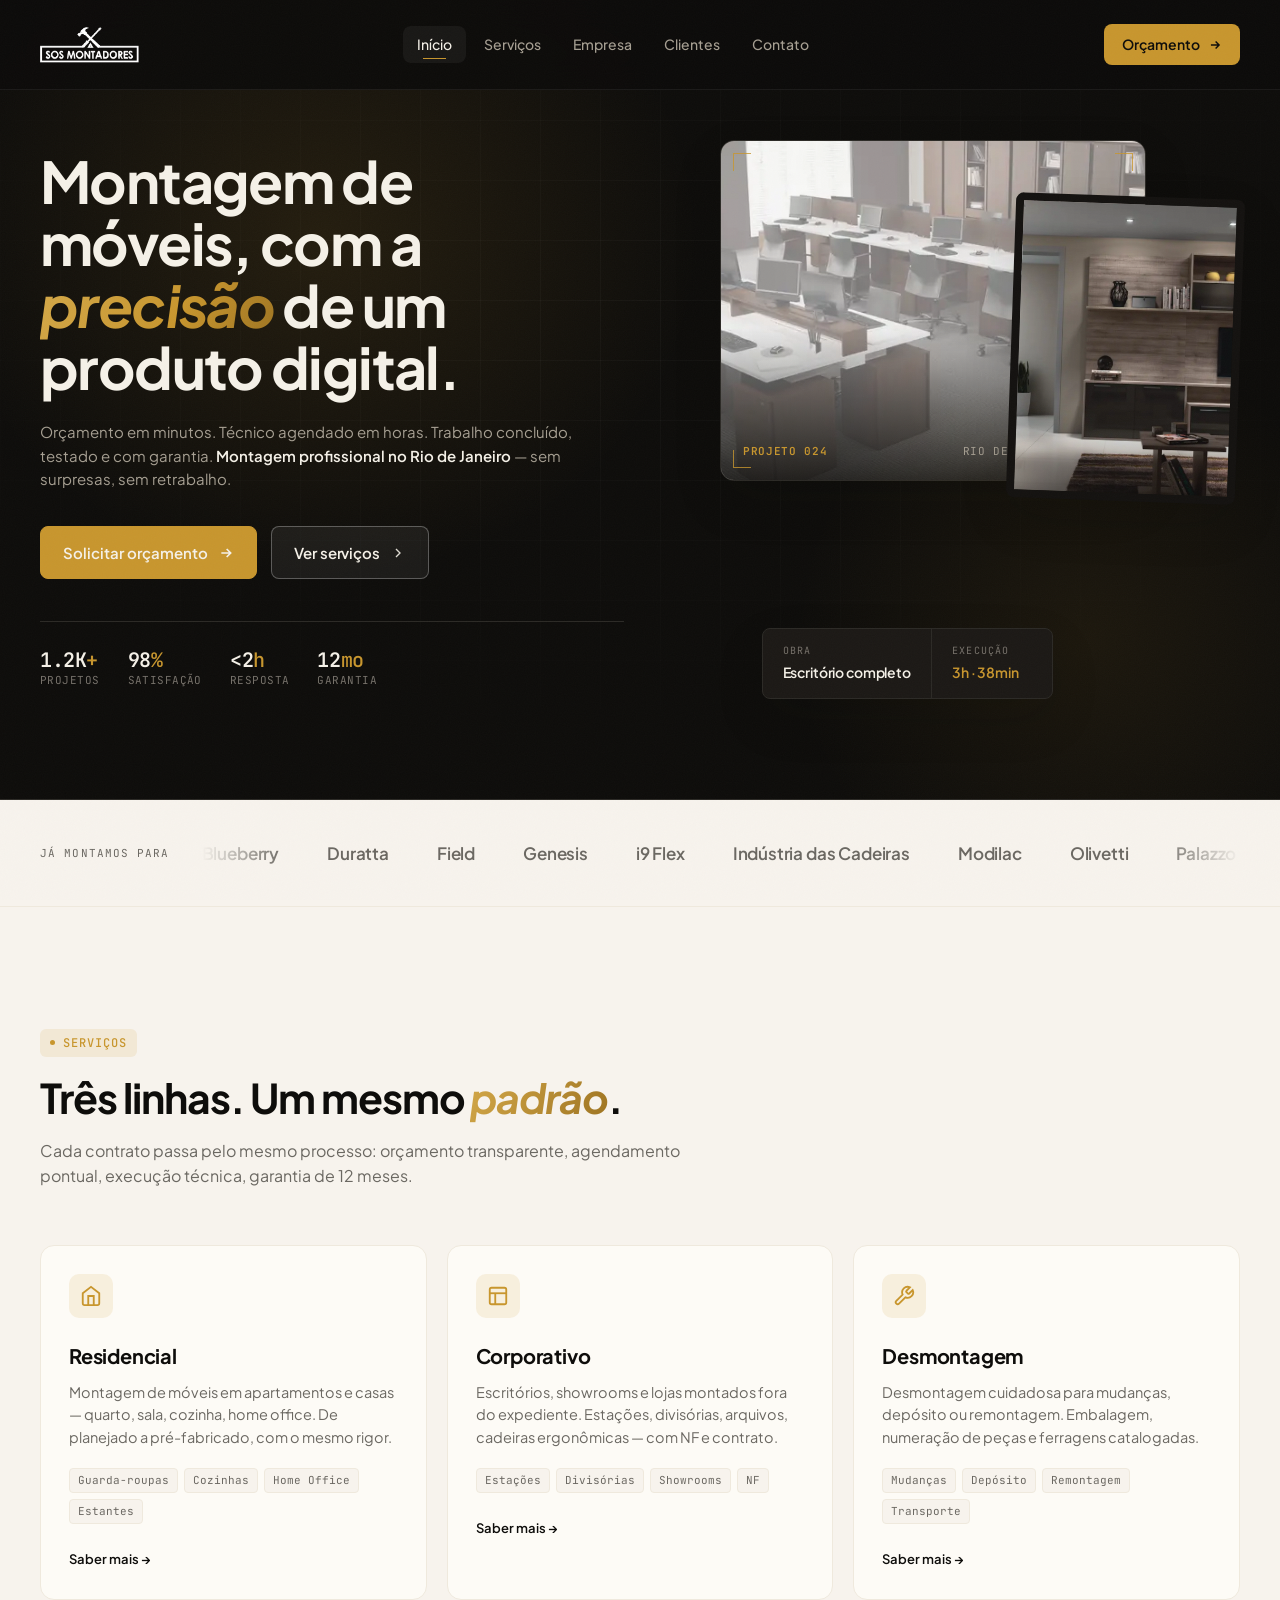
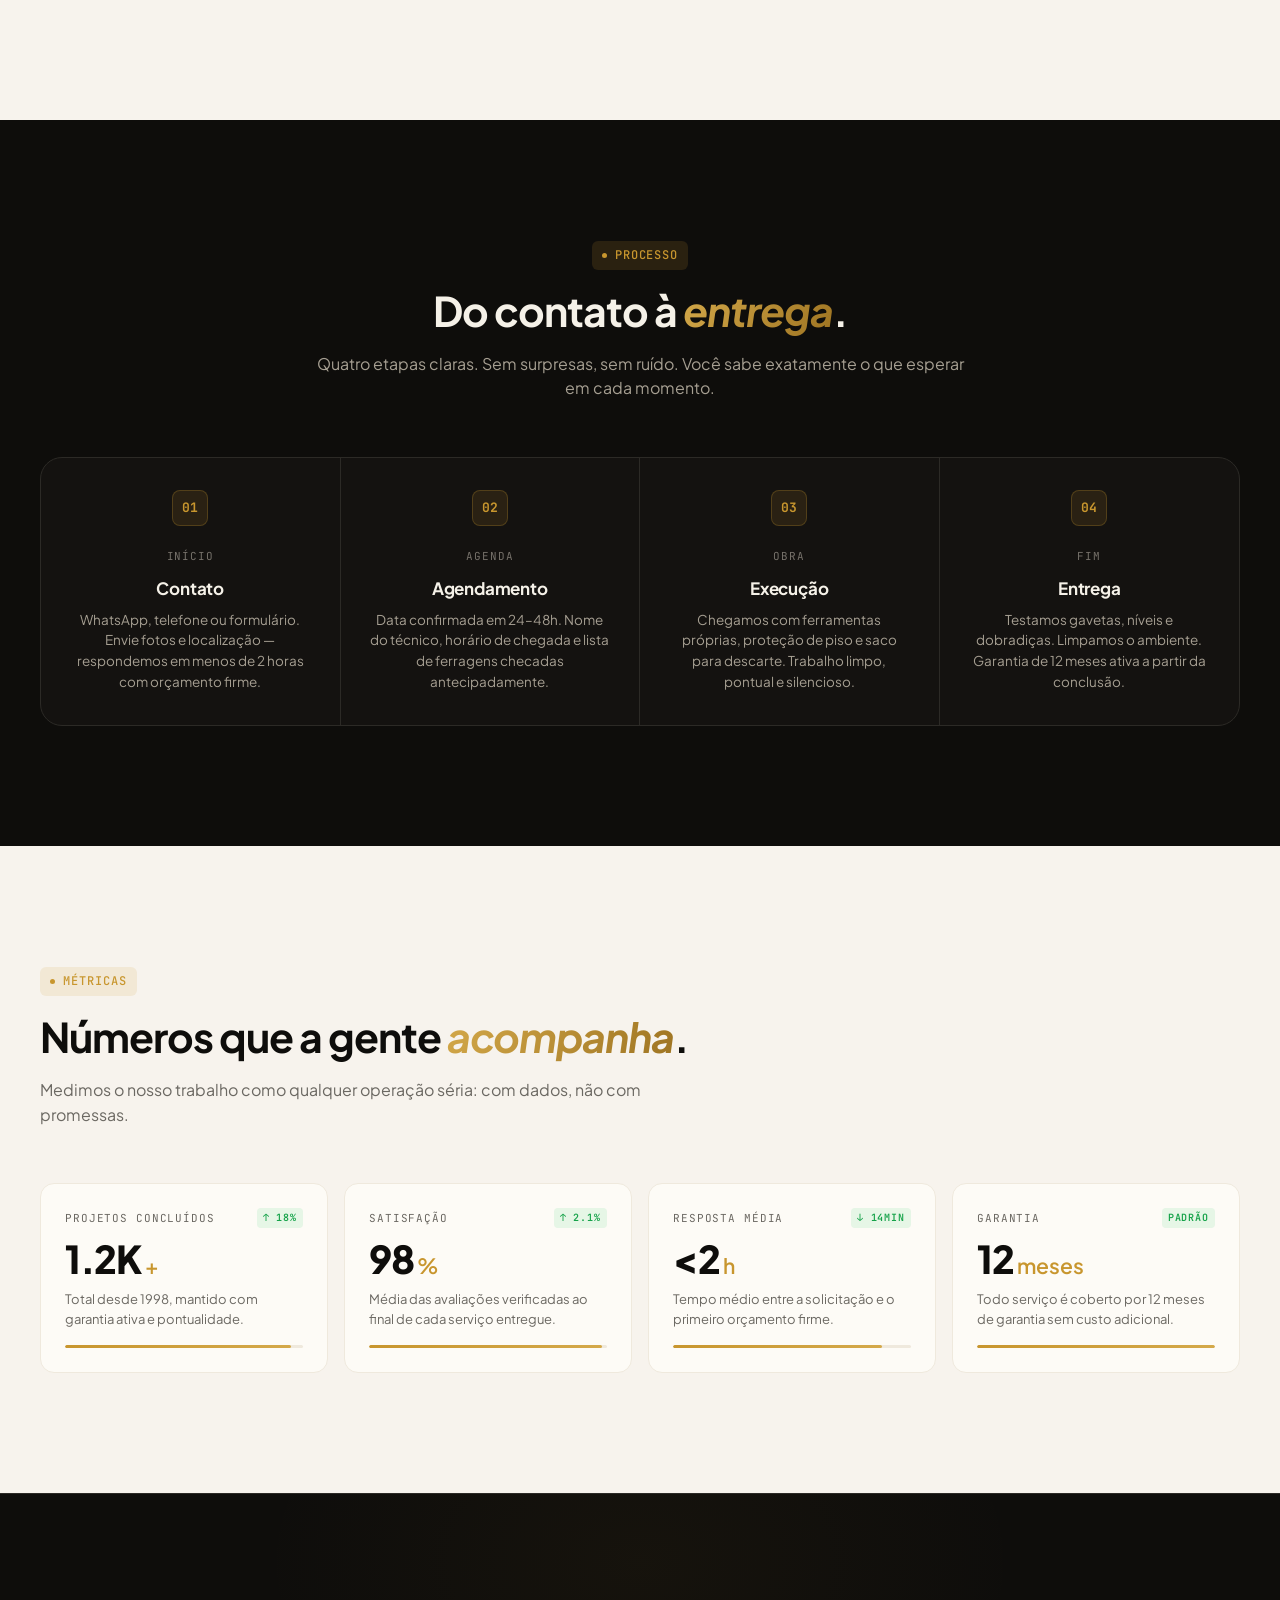
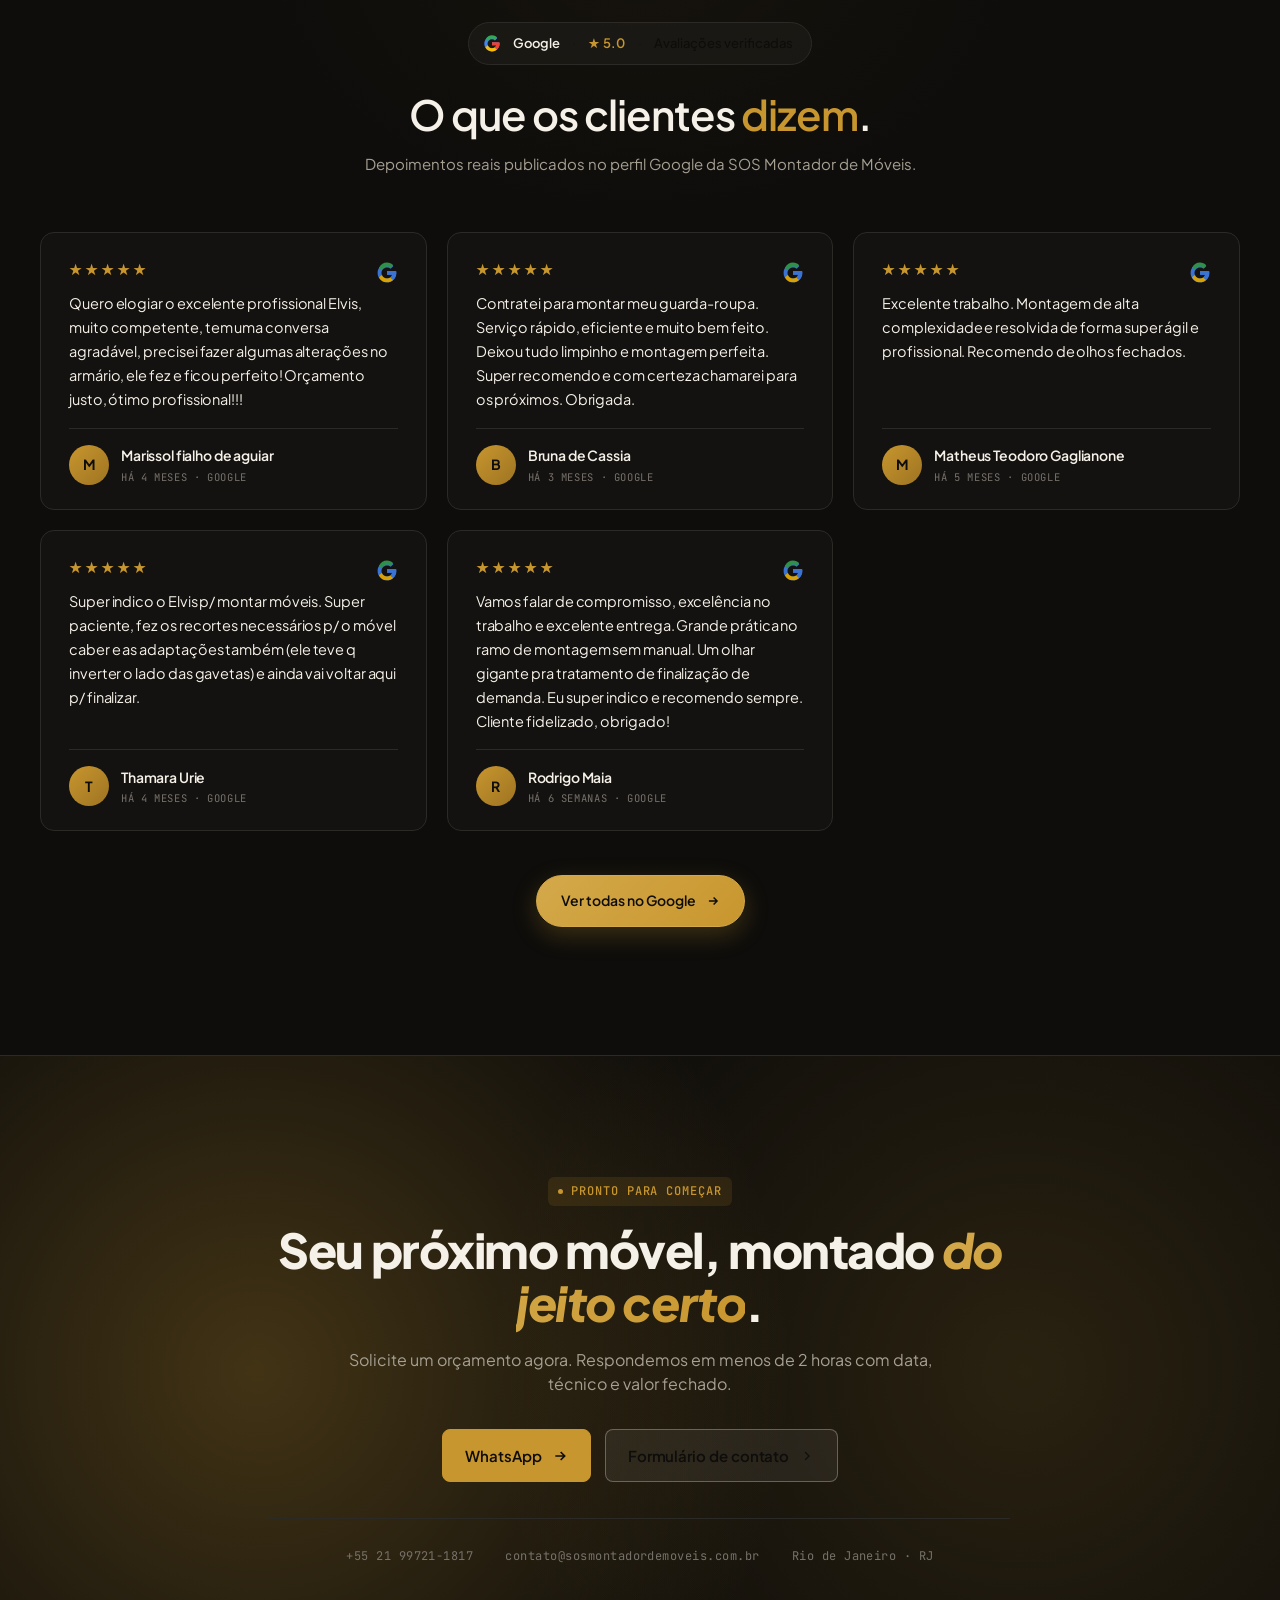
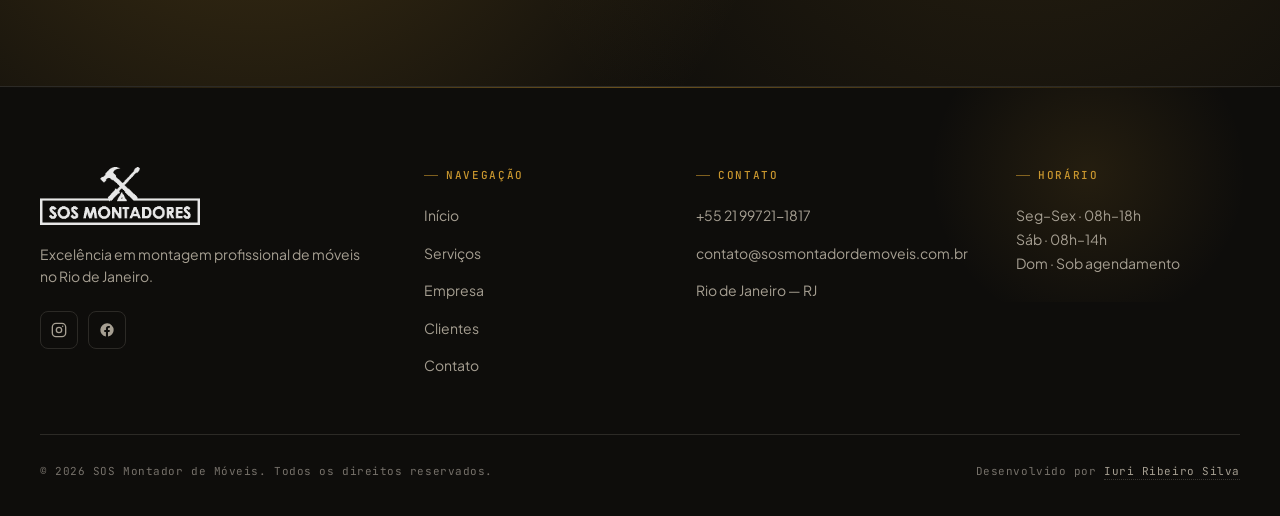
<file: index.html>
<!DOCTYPE html>
<html lang="pt-BR">
<head>
  <meta charset="UTF-8">
  <meta name="viewport" content="width=device-width, initial-scale=1.0">
  <meta name="description" content="SOS Montador de Móveis — Montagem profissional de móveis residenciais e corporativos no Rio de Janeiro. Solicite seu orçamento!">
  <meta name="keywords" content="montador de móveis, montagem de móveis, montador RJ, móveis corporativos, móveis residenciais, SOS Montadores">
  <meta name="author" content="SOS Montador de Móveis">
  <meta property="og:title" content="SOS Montador de Móveis — Montagem Profissional no RJ">
  <meta property="og:description" content="Montagem profissional de móveis residenciais e corporativos no Rio de Janeiro.">
  <meta property="og:image" content="img/logo.png">
  <meta property="og:url" content="https://sosmontadordemoveis.com.br">
  <link rel="icon" type="image/png" href="img/favicon.png">
  <link rel="canonical" href="https://sosmontadordemoveis.com.br/">
  <meta property="og:type" content="website">
  <meta property="og:locale" content="pt_BR">
  <meta name="twitter:card" content="summary_large_image">
  <meta name="twitter:title" content="SOS Montador de Móveis — Montagem Profissional no RJ">
  <meta name="twitter:description" content="Montagem profissional de móveis residenciais e corporativos no Rio de Janeiro.">
  <meta name="twitter:image" content="https://sosmontadordemoveis.com.br/img/logo.png">
  <meta name="geo.region" content="BR-RJ">
  <meta name="geo.placename" content="Rio de Janeiro">
  <title>SOS Montador de Móveis — Montagem profissional no RJ</title>

  <link rel="dns-prefetch" href="//wa.me">
  <link rel="dns-prefetch" href="//maps.googleapis.com">
  <link rel="dns-prefetch" href="//fonts.googleapis.com">
  <link rel="preconnect" href="https://fonts.googleapis.com">
  <link rel="preconnect" href="https://fonts.gstatic.com" crossorigin>
  <link rel="stylesheet" href="https://fonts.googleapis.com/css2?family=Plus+Jakarta+Sans:ital,wght@0,300..800;1,300..800&family=JetBrains+Mono:wght@400;500;600&display=swap">

  <link rel="stylesheet" href="css/style.css?v=20260418a">
  <link rel="stylesheet" href="css/home.css?v=20260418a">

  <script type="application/ld+json">
  {
    "@context": "https://schema.org",
    "@type": "LocalBusiness",
    "name": "SOS Montador de Móveis",
    "description": "Empresa especializada em montagem e desmontagem de móveis residenciais e corporativos no Rio de Janeiro.",
    "url": "https://sosmontadordemoveis.com.br",
    "logo": "https://sosmontadordemoveis.com.br/img/logo.png",
    "image": "https://sosmontadordemoveis.com.br/img/logo.png",
    "telephone": "+55-21-99721-1817",
    "email": "contato@sosmontadordemoveis.com.br",
    "priceRange": "$$",
    "address": { "@type": "PostalAddress", "addressLocality": "Rio de Janeiro", "addressRegion": "RJ", "addressCountry": "BR" },
    "geo": { "@type": "GeoCoordinates", "latitude": -22.9068, "longitude": -43.1729 },
    "areaServed": { "@type": "State", "name": "Rio de Janeiro" },
    "openingHoursSpecification": [
      { "@type": "OpeningHoursSpecification", "dayOfWeek": ["Monday","Tuesday","Wednesday","Thursday","Friday"], "opens": "08:00", "closes": "18:00" },
      { "@type": "OpeningHoursSpecification", "dayOfWeek": ["Saturday"], "opens": "08:00", "closes": "14:00" }
    ],
    "sameAs": ["https://wa.me/5521997211817", "https://www.instagram.com/sosmontadores", "https://web.facebook.com/Sosmontadores/"]
  }
  </script>
</head>
<body class="home">

  <!-- HEADER -->
  <header class="header">
    <div class="container">
      <a href="/" class="header__logo">
        <img src="img/logo-header.png" alt="SOS Montadores" width="200" height="60" decoding="async">
      </a>
      <nav class="header__nav">
        <a href="/" class="active">Início</a>
        <a href="servicos">Serviços</a>
        <a href="empresa">Empresa</a>
        <a href="clientes">Clientes</a>
        <a href="contato">Contato</a>
      </nav>
      <a href="https://wa.me/5521997211817" class="header__cta" target="_blank" rel="noopener noreferrer">
        <span>Orçamento</span>
        <svg viewBox="0 0 24 24" fill="none" stroke="currentColor" stroke-width="2.5"><path d="M5 12h14M13 6l6 6-6 6"/></svg>
      </a>
    </div>
  </header>

  <!-- HERO -->
  <section class="hero-tech">
    <div class="hero-tech-grid-bg"></div>
    <div class="container-n">
      <div class="hero-grid-wrap">
        <div class="hero-left reveal">
          <h1 class="hero-heading">
            Montagem de móveis, com a <span class="accent">precisão</span> de um produto digital.
          </h1>

          <p class="hero-sub">
            Orçamento em minutos. Técnico agendado em horas. Trabalho concluído, testado e com garantia. <strong>Montagem profissional no Rio de Janeiro</strong> — sem surpresas, sem retrabalho.
          </p>

          <div class="hero-ctas">
            <a href="https://wa.me/5521997211817?text=Olá!%20Gostaria%20de%20um%20orçamento" class="btn-gold" target="_blank" rel="noopener noreferrer">
              <span>Solicitar orçamento</span>
              <svg viewBox="0 0 24 24" fill="none" stroke="currentColor" stroke-width="2.5"><path d="M5 12h14M13 6l6 6-6 6"/></svg>
            </a>
            <a href="servicos" class="btn-ghost">
              <span>Ver serviços</span>
              <svg viewBox="0 0 24 24" fill="none" stroke="currentColor" stroke-width="2"><path d="M9 18l6-6-6-6"/></svg>
            </a>
          </div>

          <div class="hero-trust">
            <div class="t-item">
              <span class="t-val">1.2K<span class="u">+</span></span>
              <span class="t-lbl">Projetos</span>
            </div>
            <div class="t-item">
              <span class="t-val">98<span class="u">%</span></span>
              <span class="t-lbl">Satisfação</span>
            </div>
            <div class="t-item">
              <span class="t-val">&lt;2<span class="u">h</span></span>
              <span class="t-lbl">Resposta</span>
            </div>
            <div class="t-item">
              <span class="t-val">12<span class="u">mo</span></span>
              <span class="t-lbl">Garantia</span>
            </div>
          </div>
        </div>

        <div class="hero-right reveal d-2">
          <div class="hero-showcase">
            <figure class="showcase-main">
              <img src="img/servicos/corporativo.webp" alt="Projeto corporativo montado" width="640" height="512" decoding="async">
              <span class="mark tl"></span>
              <span class="mark tr"></span>
              <span class="mark bl"></span>
              <span class="mark br"></span>
              <figcaption class="showcase-cap">
                <span class="cap-num">Projeto 024</span>
                <span class="cap-loc">Rio de Janeiro · 2026</span>
              </figcaption>
            </figure>
            <figure class="showcase-side">
              <img src="img/servicos/sala.webp" alt="Sala montada" width="280" height="380" decoding="async">
            </figure>
            <div class="showcase-sig">
              <div class="sig-col">
                <span class="sig-lbl">Obra</span>
                <span class="sig-val">Escritório completo</span>
              </div>
              <div class="sig-col">
                <span class="sig-lbl">Execução</span>
                <span class="sig-val gold">3h · 38min</span>
              </div>
            </div>
          </div>
        </div>
      </div>
    </div>
  </section>

  <!-- TRUST BAR -->
  <section class="trust-bar">
    <div class="trust-bar-inner">
      <span class="trust-label">Já montamos para</span>
      <div class="trust-marquee">
        <div class="trust-track">
          <span class="client-n">Blueberry</span>
          <span class="client-n">Duratta</span>
          <span class="client-n">Field</span>
          <span class="client-n">Genesis</span>
          <span class="client-n">i9 Flex</span>
          <span class="client-n">Indústria das Cadeiras</span>
          <span class="client-n">Modilac</span>
          <span class="client-n">Olivetti</span>
          <span class="client-n">Palazzo</span>
          <span class="client-n">Riq Móveis</span>
          <span class="client-n">Blueberry</span>
          <span class="client-n">Duratta</span>
          <span class="client-n">Field</span>
          <span class="client-n">Genesis</span>
          <span class="client-n">i9 Flex</span>
          <span class="client-n">Indústria das Cadeiras</span>
          <span class="client-n">Modilac</span>
          <span class="client-n">Olivetti</span>
          <span class="client-n">Palazzo</span>
          <span class="client-n">Riq Móveis</span>
        </div>
      </div>
    </div>
  </section>

  <!-- SERVICES -->
  <section class="section section-light">
    <div class="container-n">
      <div class="section-head-left">
        <span class="section-eyebrow reveal">Serviços</span>
        <h2 class="section-title-n reveal d-1">Três linhas. Um mesmo <span class="accent">padrão</span>.</h2>
        <p class="section-sub reveal d-2">Cada contrato passa pelo mesmo processo: orçamento transparente, agendamento pontual, execução técnica, garantia de 12 meses.</p>
      </div>

      <div class="services-cards">
        <article class="svc-card reveal">
          <div class="svc-icon">
            <svg viewBox="0 0 24 24" fill="none" stroke="currentColor" stroke-width="2"><path d="M3 9l9-7 9 7v11a2 2 0 01-2 2H5a2 2 0 01-2-2z"/><polyline points="9 22 9 12 15 12 15 22"/></svg>
          </div>
          <h3>Residencial</h3>
          <p>Montagem de móveis em apartamentos e casas — quarto, sala, cozinha, home office. De planejado a pré-fabricado, com o mesmo rigor.</p>
          <div class="svc-tags">
            <span>Guarda-roupas</span>
            <span>Cozinhas</span>
            <span>Home Office</span>
            <span>Estantes</span>
          </div>
          <a href="servicos" class="svc-link">Saber mais →</a>
        </article>

        <article class="svc-card reveal d-1">
          <div class="svc-icon">
            <svg viewBox="0 0 24 24" fill="none" stroke="currentColor" stroke-width="2"><rect x="3" y="3" width="18" height="18" rx="2"/><line x1="3" y1="9" x2="21" y2="9"/><line x1="9" y1="21" x2="9" y2="9"/></svg>
          </div>
          <h3>Corporativo</h3>
          <p>Escritórios, showrooms e lojas montados fora do expediente. Estações, divisórias, arquivos, cadeiras ergonômicas — com NF e contrato.</p>
          <div class="svc-tags">
            <span>Estações</span>
            <span>Divisórias</span>
            <span>Showrooms</span>
            <span>NF</span>
          </div>
          <a href="servicos" class="svc-link">Saber mais →</a>
        </article>

        <article class="svc-card reveal d-2">
          <div class="svc-icon">
            <svg viewBox="0 0 24 24" fill="none" stroke="currentColor" stroke-width="2"><path d="M14.7 6.3a1 1 0 000 1.4l1.6 1.6a1 1 0 001.4 0l3.77-3.77a6 6 0 01-7.94 7.94l-6.91 6.91a2.12 2.12 0 01-3-3l6.91-6.91a6 6 0 017.94-7.94l-3.76 3.76z"/></svg>
          </div>
          <h3>Desmontagem</h3>
          <p>Desmontagem cuidadosa para mudanças, depósito ou remontagem. Embalagem, numeração de peças e ferragens catalogadas.</p>
          <div class="svc-tags">
            <span>Mudanças</span>
            <span>Depósito</span>
            <span>Remontagem</span>
            <span>Transporte</span>
          </div>
          <a href="servicos" class="svc-link">Saber mais →</a>
        </article>
      </div>
    </div>
  </section>

  <!-- PROCESS -->
  <section class="section section-dark">
    <div class="container-n">
      <div class="section-head">
        <span class="section-eyebrow reveal">Processo</span>
        <h2 class="section-title-n reveal d-1">Do contato à <span class="accent">entrega</span>.</h2>
        <p class="section-sub reveal d-2">Quatro etapas claras. Sem surpresas, sem ruído. Você sabe exatamente o que esperar em cada momento.</p>
      </div>

      <div class="process-timeline reveal d-2">
        <div class="process-step">
          <div class="ps-num">01</div>
          <span class="ps-label">Início</span>
          <h4>Contato</h4>
          <p>WhatsApp, telefone ou formulário. Envie fotos e localização — respondemos em menos de 2 horas com orçamento firme.</p>
        </div>
        <div class="process-step">
          <div class="ps-num">02</div>
          <span class="ps-label">Agenda</span>
          <h4>Agendamento</h4>
          <p>Data confirmada em 24–48h. Nome do técnico, horário de chegada e lista de ferragens checadas antecipadamente.</p>
        </div>
        <div class="process-step">
          <div class="ps-num">03</div>
          <span class="ps-label">Obra</span>
          <h4>Execução</h4>
          <p>Chegamos com ferramentas próprias, proteção de piso e saco para descarte. Trabalho limpo, pontual e silencioso.</p>
        </div>
        <div class="process-step">
          <div class="ps-num">04</div>
          <span class="ps-label">Fim</span>
          <h4>Entrega</h4>
          <p>Testamos gavetas, níveis e dobradiças. Limpamos o ambiente. Garantia de 12 meses ativa a partir da conclusão.</p>
        </div>
      </div>
    </div>
  </section>

  <!-- METRICS -->
  <section class="section section-light">
    <div class="container-n">
      <div class="section-head-left">
        <span class="section-eyebrow reveal">Métricas</span>
        <h2 class="section-title-n reveal d-1">Números que a gente <span class="accent">acompanha</span>.</h2>
        <p class="section-sub reveal d-2">Medimos o nosso trabalho como qualquer operação séria: com dados, não com promessas.</p>
      </div>

      <div class="metrics-grid">
        <div class="metric-card reveal" style="--fill: 95%">
          <p class="m-lbl">
            Projetos concluídos
            <span class="m-trend">↑ 18%</span>
          </p>
          <h3 class="m-val">1.2K<span class="unit">+</span></h3>
          <p class="m-desc">Total desde 1998, mantido com garantia ativa e pontualidade.</p>
          <div class="m-bar"><div class="m-bar-fill"></div></div>
        </div>

        <div class="metric-card reveal d-1" style="--fill: 98%">
          <p class="m-lbl">
            Satisfação
            <span class="m-trend">↑ 2.1%</span>
          </p>
          <h3 class="m-val">98<span class="unit">%</span></h3>
          <p class="m-desc">Média das avaliações verificadas ao final de cada serviço entregue.</p>
          <div class="m-bar"><div class="m-bar-fill"></div></div>
        </div>

        <div class="metric-card reveal d-2" style="--fill: 88%">
          <p class="m-lbl">
            Resposta média
            <span class="m-trend">↓ 14min</span>
          </p>
          <h3 class="m-val">&lt;2<span class="unit">h</span></h3>
          <p class="m-desc">Tempo médio entre a solicitação e o primeiro orçamento firme.</p>
          <div class="m-bar"><div class="m-bar-fill"></div></div>
        </div>

        <div class="metric-card reveal d-3" style="--fill: 100%">
          <p class="m-lbl">
            Garantia
            <span class="m-trend">Padrão</span>
          </p>
          <h3 class="m-val">12<span class="unit">meses</span></h3>
          <p class="m-desc">Todo serviço é coberto por 12 meses de garantia sem custo adicional.</p>
          <div class="m-bar"><div class="m-bar-fill"></div></div>
        </div>
      </div>
    </div>
  </section>

  <!-- GOOGLE REVIEWS (real) -->
  <section class="g-reviews-section">
    <div class="g-reviews-inner">
      <div class="g-reviews-head">
        <a class="g-badge reveal" href="https://www.google.com/search?kgmid=/g/11f01zfkyf&q=S.O.S+MONTADOR+DE+M%C3%93VEIS+RJ" target="_blank" rel="noopener noreferrer" aria-label="Ver avaliações no Google">
          <svg class="g-badge-logo" viewBox="0 0 48 48" aria-hidden="true"><path fill="#4285f4" d="M43.6 22.5H42V22H24v8h11.3c-1.6 4.7-6.1 8-11.3 8-6.6 0-12-5.4-12-12s5.4-12 12-12c3.1 0 5.8 1.1 7.9 3l5.7-5.7C34.1 7.5 29.3 5.5 24 5.5 12.7 5.5 3.5 14.7 3.5 26S12.7 46.5 24 46.5 44.5 37.3 44.5 26c0-1.2-.1-2.3-.3-3.5z"/><path fill="#34a853" d="M6.3 14.7l6.6 4.8C14.7 15.2 19 12 24 12c3.1 0 5.8 1.1 7.9 3l5.7-5.7C34.1 5.5 29.3 3.5 24 3.5c-7.2 0-13.5 4.1-16.7 10.2-.3.3-.6.7-1 1z"/><path fill="#fbbc05" d="M24 46.5c5.2 0 9.9-2 13.4-5.3l-6.2-5.2c-2 1.4-4.5 2.2-7.2 2.2-5.1 0-9.5-3.3-11.1-7.9l-6.5 5c3.2 6.2 9.6 11.2 17.6 11.2z"/><path fill="#ea4335" d="M43.6 22.5H42V22H24v8h11.3c-.8 2.3-2.3 4.3-4.1 5.8l6.2 5.2c-.4.4 6.6-4.8 6.6-15 0-1.2-.1-2.3-.4-3.5z"/></svg>
          <strong>Google</strong>
          <span class="g-sep">·</span>
          <span class="g-rating">★ 5.0</span>
          <span class="g-sep">·</span>
          <span>Avaliações verificadas</span>
        </a>
        <h2 class="reveal d-1">O que os clientes <span class="accent">dizem</span>.</h2>
        <p class="reveal d-2">Depoimentos reais publicados no perfil Google da SOS Montador de Móveis.</p>
      </div>

      <div class="g-reviews-grid">
        <article class="g-review-card reveal">
          <div class="g-stars">★★★★★</div>
          <p class="g-text">Quero elogiar o excelente profissional Elvis, muito competente, tem uma conversa agradável, precisei fazer algumas alterações no armário, ele fez e ficou perfeito! Orçamento justo, ótimo profissional!!!</p>
          <div class="g-author">
            <div class="g-avatar">M</div>
            <div class="g-info">
              <span class="g-name">Marissol fialho de aguiar</span>
              <span class="g-when">Há 4 meses · Google</span>
            </div>
          </div>
        </article>

        <article class="g-review-card reveal d-1">
          <div class="g-stars">★★★★★</div>
          <p class="g-text">Contratei para montar meu guarda-roupa. Serviço rápido, eficiente e muito bem feito. Deixou tudo limpinho e montagem perfeita. Super recomendo e com certeza chamarei para os próximos. Obrigada.</p>
          <div class="g-author">
            <div class="g-avatar">B</div>
            <div class="g-info">
              <span class="g-name">Bruna de Cassia</span>
              <span class="g-when">Há 3 meses · Google</span>
            </div>
          </div>
        </article>

        <article class="g-review-card reveal d-2">
          <div class="g-stars">★★★★★</div>
          <p class="g-text">Excelente trabalho. Montagem de alta complexidade e resolvida de forma super ágil e profissional. Recomendo de olhos fechados.</p>
          <div class="g-author">
            <div class="g-avatar">M</div>
            <div class="g-info">
              <span class="g-name">Matheus Teodoro Gaglianone</span>
              <span class="g-when">Há 5 meses · Google</span>
            </div>
          </div>
        </article>

        <article class="g-review-card reveal d-3">
          <div class="g-stars">★★★★★</div>
          <p class="g-text">Super indico o Elvis p/ montar móveis. Super paciente, fez os recortes necessários p/ o móvel caber e as adaptações também (ele teve q inverter o lado das gavetas) e ainda vai voltar aqui p/ finalizar.</p>
          <div class="g-author">
            <div class="g-avatar">T</div>
            <div class="g-info">
              <span class="g-name">Thamara Urie</span>
              <span class="g-when">Há 4 meses · Google</span>
            </div>
          </div>
        </article>

        <article class="g-review-card reveal d-4">
          <div class="g-stars">★★★★★</div>
          <p class="g-text">Vamos falar de compromisso, excelência no trabalho e excelente entrega. Grande prática no ramo de montagem sem manual. Um olhar gigante pra tratamento de finalização de demanda. Eu super indico e recomendo sempre. Cliente fidelizado, obrigado!</p>
          <div class="g-author">
            <div class="g-avatar">R</div>
            <div class="g-info">
              <span class="g-name">Rodrigo Maia</span>
              <span class="g-when">Há 6 semanas · Google</span>
            </div>
          </div>
        </article>
      </div>

      <div class="g-reviews-cta reveal">
        <a href="https://www.google.com/search?kgmid=/g/11f01zfkyf&q=S.O.S+MONTADOR+DE+M%C3%93VEIS+RJ" target="_blank" rel="noopener noreferrer">
          <span>Ver todas no Google</span>
          <svg viewBox="0 0 24 24" fill="none" stroke="currentColor" stroke-width="2.5"><path d="M5 12h14M13 6l6 6-6 6"/></svg>
        </a>
      </div>
    </div>
  </section>

  <!-- CTA FINAL -->
  <section class="cta-final-n">
    <div class="cta-inner">
      <span class="section-eyebrow reveal">Pronto para começar</span>
      <h2 class="reveal d-1">Seu próximo móvel, montado <span class="accent">do jeito certo</span>.</h2>
      <p class="reveal d-2">Solicite um orçamento agora. Respondemos em menos de 2 horas com data, técnico e valor fechado.</p>
      <div class="cta-ctas reveal d-3">
        <a href="https://wa.me/5521997211817?text=Olá!%20Gostaria%20de%20um%20orçamento" class="btn-gold" target="_blank" rel="noopener noreferrer">
          <span>WhatsApp</span>
          <svg viewBox="0 0 24 24" fill="none" stroke="currentColor" stroke-width="2.5"><path d="M5 12h14M13 6l6 6-6 6"/></svg>
        </a>
        <a href="contato" class="btn-ghost">
          <span>Formulário de contato</span>
          <svg viewBox="0 0 24 24" fill="none" stroke="currentColor" stroke-width="2"><path d="M9 18l6-6-6-6"/></svg>
        </a>
      </div>
      <div class="cta-meta reveal d-4">
        <span><a href="tel:+5521997211817">+55 21 99721-1817</a></span>
        <span><a href="mailto:contato@sosmontadordemoveis.com.br">contato@sosmontadordemoveis.com.br</a></span>
        <span>Rio de Janeiro · RJ</span>
      </div>
    </div>
  </section>

  <!-- FOOTER -->
  <footer class="footer">
    <div class="container">
      <div class="footer__grid">
        <div class="footer__brand">
          <img src="img/logo.png" alt="SOS Montadores" width="180" height="60" decoding="async" loading="lazy">
          <p>Excelência em montagem profissional de móveis no Rio de Janeiro.</p>
          <div class="footer-socials">
            <a href="https://www.instagram.com/sosmontadores" target="_blank" rel="noopener noreferrer" aria-label="Instagram">
              <svg viewBox="0 0 24 24" fill="none" stroke="currentColor" stroke-width="2"><rect x="2" y="2" width="20" height="20" rx="5.5"/><circle cx="12" cy="12" r="4"/><circle cx="17.5" cy="6.5" r="1.1" fill="currentColor" stroke="none"/></svg>
            </a>
            <a href="https://web.facebook.com/Sosmontadores/" target="_blank" rel="noopener noreferrer" aria-label="Facebook">
              <svg viewBox="0 0 24 24" fill="currentColor"><path d="M22 12a10 10 0 1 0-11.6 9.9v-7H7.9V12h2.5V9.8c0-2.5 1.5-3.9 3.7-3.9 1.1 0 2.2.2 2.2.2v2.5h-1.2c-1.2 0-1.6.8-1.6 1.6V12h2.7l-.4 2.9h-2.3v7A10 10 0 0 0 22 12z"/></svg>
            </a>
          </div>
        </div>
        <div class="footer__col">
          <h4>Navegação</h4>
          <a href="/">Início</a>
          <a href="servicos">Serviços</a>
          <a href="empresa">Empresa</a>
          <a href="clientes">Clientes</a>
          <a href="contato">Contato</a>
        </div>
        <div class="footer__col">
          <h4>Contato</h4>
          <a href="https://wa.me/5521997211817" target="_blank" rel="noopener noreferrer">+55 21 99721-1817</a>
          <a href="mailto:contato@sosmontadordemoveis.com.br">contato@sosmontadordemoveis.com.br</a>
          <p>Rio de Janeiro — RJ</p>
        </div>
        <div class="footer__col">
          <h4>Horário</h4>
          <p>Seg–Sex · 08h–18h<br>Sáb · 08h–14h<br>Dom · Sob agendamento</p>
        </div>
      </div>
      <div class="footer__bottom">
        <p>© 2026 SOS Montador de Móveis. Todos os direitos reservados.</p>
        <p>Desenvolvido por <a href="https://wa.me/5571992952152" target="_blank" rel="noopener noreferrer">Iuri Ribeiro Silva</a></p>
      </div>
    </div>
  </footer>

  <script src="js/main.js" defer></script>
</body>
</html>
</file>
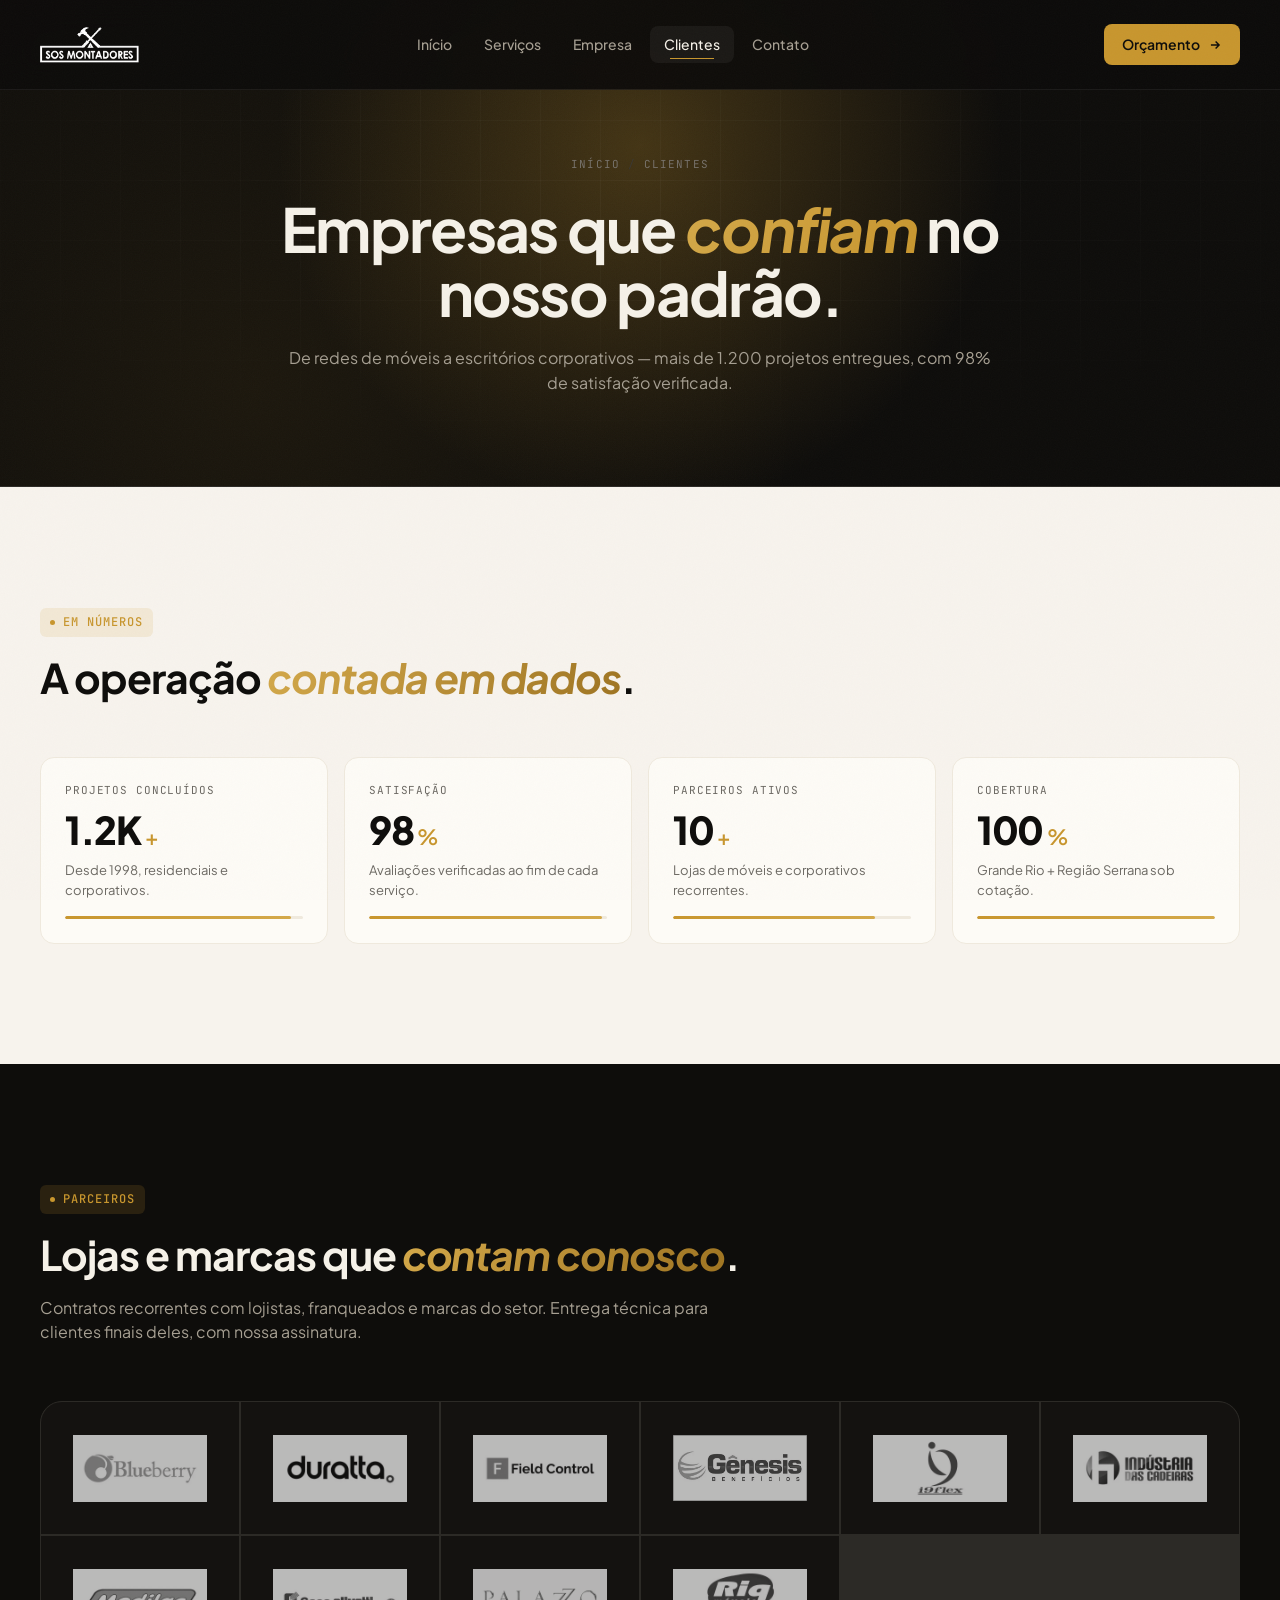
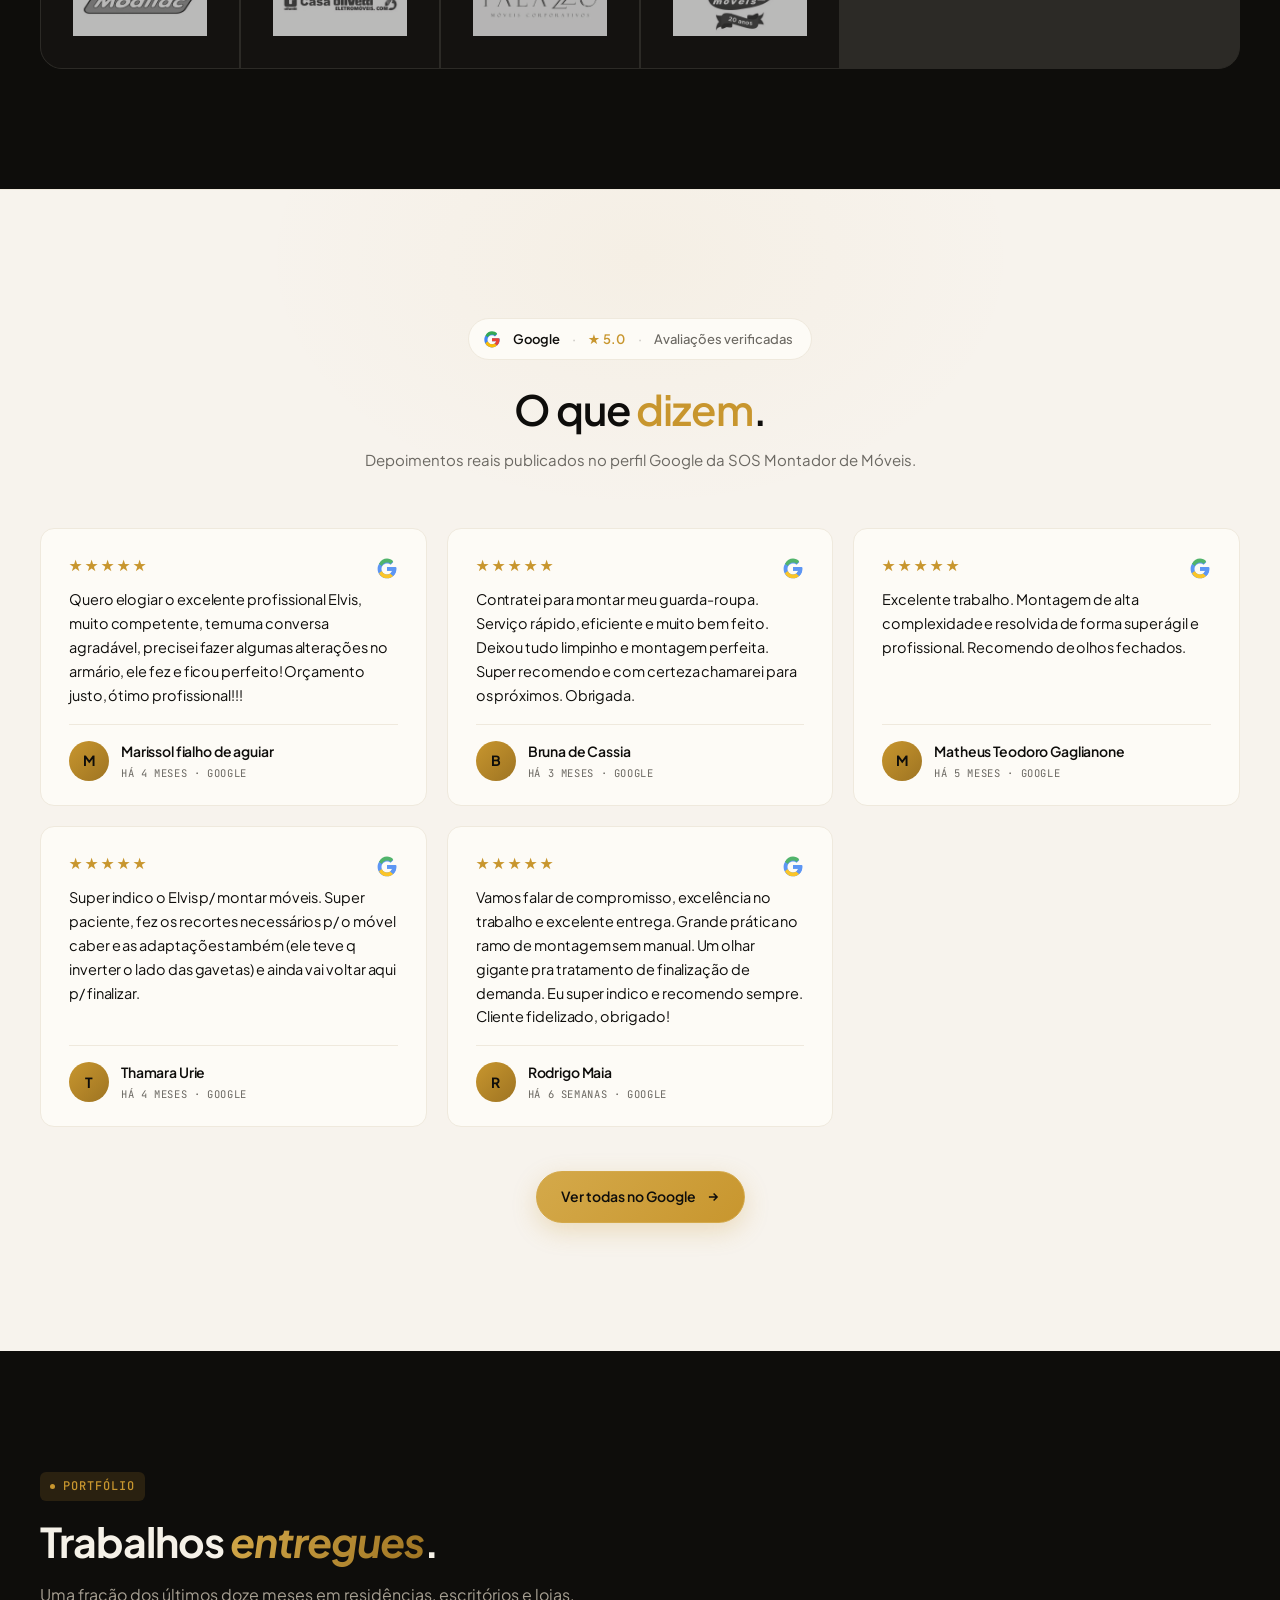
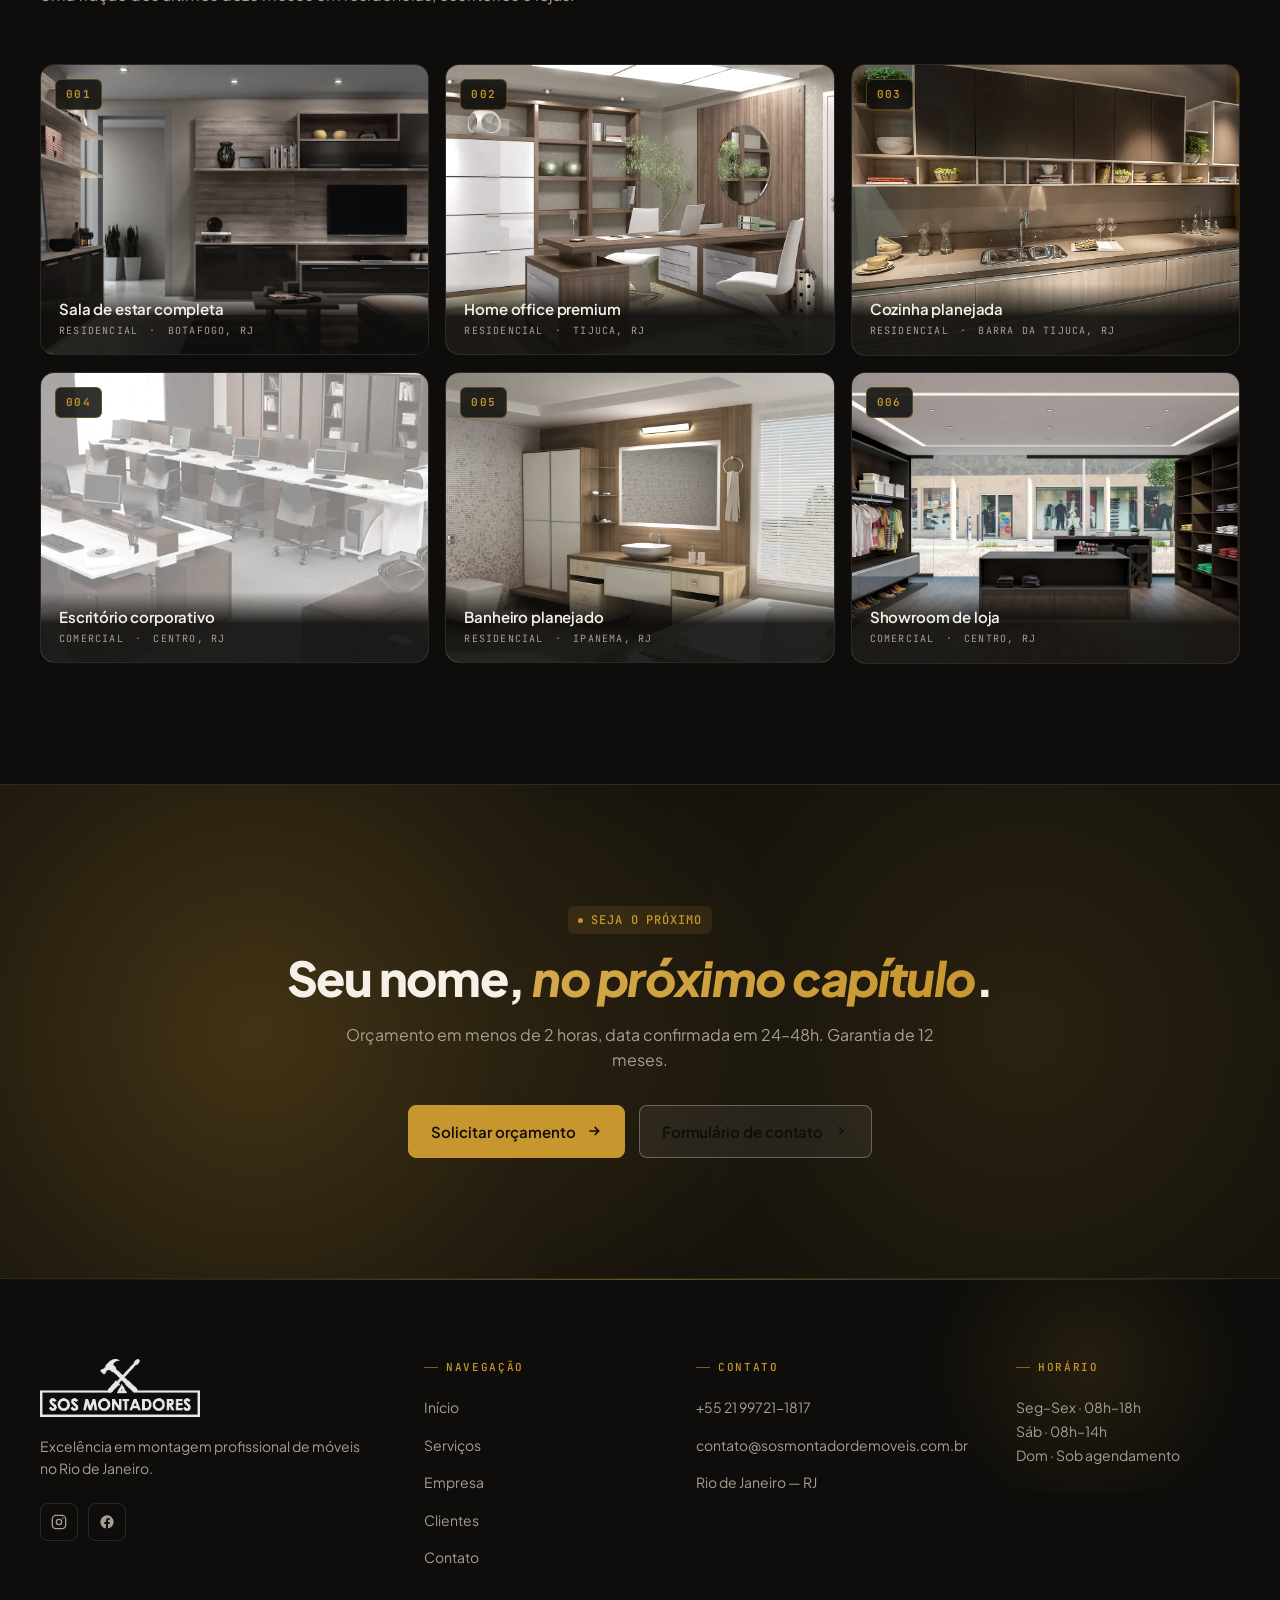
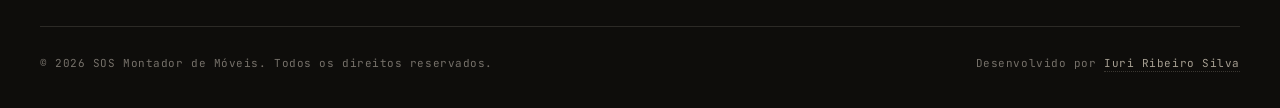
<file: clientes.html>
<!DOCTYPE html>
<html lang="pt-BR">
<head>
  <meta charset="UTF-8">
  <meta name="viewport" content="width=device-width, initial-scale=1.0">
  <meta name="description" content="Clientes e parceiros SOS Montador de Móveis — empresas e clientes residenciais que confiam no nosso trabalho no Rio de Janeiro.">
  <meta name="keywords" content="clientes, parceiros, empresas, depoimentos, SOS Montadores">
  <meta name="author" content="SOS Montador de Móveis">
  <meta property="og:title" content="Clientes — SOS Montador de Móveis">
  <meta property="og:description" content="Empresas e clientes que confiam no nosso trabalho de montagem de móveis.">
  <meta property="og:image" content="https://sosmontadordemoveis.com.br/img/logo.png">
  <meta property="og:url" content="https://sosmontadordemoveis.com.br/clientes">
  <meta property="og:type" content="website">
  <meta property="og:locale" content="pt_BR">
  <meta name="twitter:card" content="summary_large_image">
  <meta name="twitter:title" content="Clientes — SOS Montador de Móveis">
  <meta name="twitter:description" content="Empresas e clientes que confiam no nosso trabalho.">
  <meta name="twitter:image" content="https://sosmontadordemoveis.com.br/img/logo.png">
  <link rel="icon" type="image/png" href="img/favicon.png">
  <link rel="canonical" href="https://sosmontadordemoveis.com.br/clientes">
  <title>Clientes e Parceiros — SOS Montadores | Empresas que confiam</title>

  <link rel="dns-prefetch" href="//wa.me">
  <link rel="dns-prefetch" href="//fonts.googleapis.com">
  <link rel="preconnect" href="https://fonts.googleapis.com">
  <link rel="preconnect" href="https://fonts.gstatic.com" crossorigin>
  <link rel="stylesheet" href="https://fonts.googleapis.com/css2?family=Plus+Jakarta+Sans:ital,wght@0,300..800;1,300..800&family=JetBrains+Mono:wght@400;500;600&display=swap">

  <link rel="stylesheet" href="css/style.css?v=20260418a">
  <link rel="stylesheet" href="css/home.css?v=20260418a">
</head>
<body class="home">

  <header class="header">
    <div class="container">
      <a href="/" class="header__logo">
        <img src="img/logo-header.png" alt="SOS Montadores" width="200" height="60" decoding="async">
      </a>
      <nav class="header__nav">
        <a href="/">Início</a>
        <a href="servicos">Serviços</a>
        <a href="empresa">Empresa</a>
        <a href="clientes" class="active">Clientes</a>
        <a href="contato">Contato</a>
      </nav>
      <a href="https://wa.me/5521997211817" class="header__cta" target="_blank" rel="noopener noreferrer">
        <span>Orçamento</span>
        <svg viewBox="0 0 24 24" fill="none" stroke="currentColor" stroke-width="2.5"><path d="M5 12h14M13 6l6 6-6 6"/></svg>
      </a>
    </div>
  </header>

  <section class="hero-page">
    <div class="hero-page-grid-bg"></div>
    <div class="container-n">
      <div class="breadcrumb">
        <a href="/">Início</a><span class="sep">/</span><span>Clientes</span>
      </div>
      <h1 class="reveal">Empresas que <span class="accent">confiam</span> no nosso padrão.</h1>
      <p class="reveal d-1">De redes de móveis a escritórios corporativos — mais de 1.200 projetos entregues, com 98% de satisfação verificada.</p>
    </div>
  </section>

  <!-- STATS -->
  <section class="section section-light">
    <div class="container-n">
      <div class="section-head-left">
        <span class="section-eyebrow reveal">Em números</span>
        <h2 class="section-title-n reveal d-1">A operação <span class="accent">contada em dados</span>.</h2>
      </div>
      <div class="metrics-grid">
        <div class="metric-card reveal" style="--fill: 95%">
          <p class="m-lbl">Projetos concluídos</p>
          <h3 class="m-val">1.2K<span class="unit">+</span></h3>
          <p class="m-desc">Desde 1998, residenciais e corporativos.</p>
          <div class="m-bar"><div class="m-bar-fill"></div></div>
        </div>
        <div class="metric-card reveal d-1" style="--fill: 98%">
          <p class="m-lbl">Satisfação</p>
          <h3 class="m-val">98<span class="unit">%</span></h3>
          <p class="m-desc">Avaliações verificadas ao fim de cada serviço.</p>
          <div class="m-bar"><div class="m-bar-fill"></div></div>
        </div>
        <div class="metric-card reveal d-2" style="--fill: 85%">
          <p class="m-lbl">Parceiros ativos</p>
          <h3 class="m-val">10<span class="unit">+</span></h3>
          <p class="m-desc">Lojas de móveis e corporativos recorrentes.</p>
          <div class="m-bar"><div class="m-bar-fill"></div></div>
        </div>
        <div class="metric-card reveal d-3" style="--fill: 100%">
          <p class="m-lbl">Cobertura</p>
          <h3 class="m-val">100<span class="unit">%</span></h3>
          <p class="m-desc">Grande Rio + Região Serrana sob cotação.</p>
          <div class="m-bar"><div class="m-bar-fill"></div></div>
        </div>
      </div>
    </div>
  </section>

  <!-- PARCEIROS GRID -->
  <section class="section section-dark">
    <div class="container-n">
      <div class="section-head-left">
        <span class="section-eyebrow reveal">Parceiros</span>
        <h2 class="section-title-n reveal d-1">Lojas e marcas que <span class="accent">contam conosco</span>.</h2>
        <p class="section-sub reveal d-2">Contratos recorrentes com lojistas, franqueados e marcas do setor. Entrega técnica para clientes finais deles, com nossa assinatura.</p>
      </div>

      <div class="clients-grid reveal">
        <div class="client-cell"><img src="img/parceiros/blueberry.webp" alt="Blueberry" width="180" height="120" decoding="async" loading="lazy"></div>
        <div class="client-cell"><img src="img/parceiros/duratta.webp" alt="Duratta" width="180" height="120" decoding="async" loading="lazy"></div>
        <div class="client-cell"><img src="img/parceiros/field.webp" alt="Field" width="180" height="120" decoding="async" loading="lazy"></div>
        <div class="client-cell"><img src="img/parceiros/genesis.webp" alt="Genesis" width="180" height="120" decoding="async" loading="lazy"></div>
        <div class="client-cell"><img src="img/parceiros/i9flex.webp" alt="i9 Flex" width="180" height="120" decoding="async" loading="lazy"></div>
        <div class="client-cell"><img src="img/parceiros/industria-cadeiras.webp" alt="Indústria das Cadeiras" width="180" height="120" decoding="async" loading="lazy"></div>
        <div class="client-cell"><img src="img/parceiros/modilac.webp" alt="Modilac" width="180" height="120" decoding="async" loading="lazy"></div>
        <div class="client-cell"><img src="img/parceiros/olivetti.webp" alt="Olivetti" width="180" height="120" decoding="async" loading="lazy"></div>
        <div class="client-cell"><img src="img/parceiros/palazzo.webp" alt="Palazzo" width="180" height="120" decoding="async" loading="lazy"></div>
        <div class="client-cell"><img src="img/parceiros/riq-moveis.webp" alt="Riq Móveis" width="180" height="120" decoding="async" loading="lazy"></div>
      </div>
    </div>
  </section>

  <!-- GOOGLE REVIEWS (real) -->
  <section class="g-reviews-section section-light">
    <div class="g-reviews-inner">
      <div class="g-reviews-head">
        <a class="g-badge reveal" href="https://www.google.com/search?kgmid=/g/11f01zfkyf&q=S.O.S+MONTADOR+DE+M%C3%93VEIS+RJ" target="_blank" rel="noopener noreferrer" aria-label="Ver avaliações no Google">
          <svg class="g-badge-logo" viewBox="0 0 48 48" aria-hidden="true"><path fill="#4285f4" d="M43.6 22.5H42V22H24v8h11.3c-1.6 4.7-6.1 8-11.3 8-6.6 0-12-5.4-12-12s5.4-12 12-12c3.1 0 5.8 1.1 7.9 3l5.7-5.7C34.1 7.5 29.3 5.5 24 5.5 12.7 5.5 3.5 14.7 3.5 26S12.7 46.5 24 46.5 44.5 37.3 44.5 26c0-1.2-.1-2.3-.3-3.5z"/><path fill="#34a853" d="M6.3 14.7l6.6 4.8C14.7 15.2 19 12 24 12c3.1 0 5.8 1.1 7.9 3l5.7-5.7C34.1 5.5 29.3 3.5 24 3.5c-7.2 0-13.5 4.1-16.7 10.2-.3.3-.6.7-1 1z"/><path fill="#fbbc05" d="M24 46.5c5.2 0 9.9-2 13.4-5.3l-6.2-5.2c-2 1.4-4.5 2.2-7.2 2.2-5.1 0-9.5-3.3-11.1-7.9l-6.5 5c3.2 6.2 9.6 11.2 17.6 11.2z"/><path fill="#ea4335" d="M43.6 22.5H42V22H24v8h11.3c-.8 2.3-2.3 4.3-4.1 5.8l6.2 5.2c-.4.4 6.6-4.8 6.6-15 0-1.2-.1-2.3-.4-3.5z"/></svg>
          <strong>Google</strong>
          <span class="g-sep">·</span>
          <span class="g-rating">★ 5.0</span>
          <span class="g-sep">·</span>
          <span>Avaliações verificadas</span>
        </a>
        <h2 class="reveal d-1">O que <span class="accent">dizem</span>.</h2>
        <p class="reveal d-2">Depoimentos reais publicados no perfil Google da SOS Montador de Móveis.</p>
      </div>

      <div class="g-reviews-grid">
        <article class="g-review-card reveal">
          <div class="g-stars">★★★★★</div>
          <p class="g-text">Quero elogiar o excelente profissional Elvis, muito competente, tem uma conversa agradável, precisei fazer algumas alterações no armário, ele fez e ficou perfeito! Orçamento justo, ótimo profissional!!!</p>
          <div class="g-author">
            <div class="g-avatar">M</div>
            <div class="g-info">
              <span class="g-name">Marissol fialho de aguiar</span>
              <span class="g-when">Há 4 meses · Google</span>
            </div>
          </div>
        </article>

        <article class="g-review-card reveal d-1">
          <div class="g-stars">★★★★★</div>
          <p class="g-text">Contratei para montar meu guarda-roupa. Serviço rápido, eficiente e muito bem feito. Deixou tudo limpinho e montagem perfeita. Super recomendo e com certeza chamarei para os próximos. Obrigada.</p>
          <div class="g-author">
            <div class="g-avatar">B</div>
            <div class="g-info">
              <span class="g-name">Bruna de Cassia</span>
              <span class="g-when">Há 3 meses · Google</span>
            </div>
          </div>
        </article>

        <article class="g-review-card reveal d-2">
          <div class="g-stars">★★★★★</div>
          <p class="g-text">Excelente trabalho. Montagem de alta complexidade e resolvida de forma super ágil e profissional. Recomendo de olhos fechados.</p>
          <div class="g-author">
            <div class="g-avatar">M</div>
            <div class="g-info">
              <span class="g-name">Matheus Teodoro Gaglianone</span>
              <span class="g-when">Há 5 meses · Google</span>
            </div>
          </div>
        </article>

        <article class="g-review-card reveal d-3">
          <div class="g-stars">★★★★★</div>
          <p class="g-text">Super indico o Elvis p/ montar móveis. Super paciente, fez os recortes necessários p/ o móvel caber e as adaptações também (ele teve q inverter o lado das gavetas) e ainda vai voltar aqui p/ finalizar.</p>
          <div class="g-author">
            <div class="g-avatar">T</div>
            <div class="g-info">
              <span class="g-name">Thamara Urie</span>
              <span class="g-when">Há 4 meses · Google</span>
            </div>
          </div>
        </article>

        <article class="g-review-card reveal d-4">
          <div class="g-stars">★★★★★</div>
          <p class="g-text">Vamos falar de compromisso, excelência no trabalho e excelente entrega. Grande prática no ramo de montagem sem manual. Um olhar gigante pra tratamento de finalização de demanda. Eu super indico e recomendo sempre. Cliente fidelizado, obrigado!</p>
          <div class="g-author">
            <div class="g-avatar">R</div>
            <div class="g-info">
              <span class="g-name">Rodrigo Maia</span>
              <span class="g-when">Há 6 semanas · Google</span>
            </div>
          </div>
        </article>
      </div>

      <div class="g-reviews-cta reveal">
        <a href="https://www.google.com/search?kgmid=/g/11f01zfkyf&q=S.O.S+MONTADOR+DE+M%C3%93VEIS+RJ" target="_blank" rel="noopener noreferrer">
          <span>Ver todas no Google</span>
          <svg viewBox="0 0 24 24" fill="none" stroke="currentColor" stroke-width="2.5"><path d="M5 12h14M13 6l6 6-6 6"/></svg>
        </a>
      </div>
    </div>
  </section>

  <!-- GALERIA -->
  <section class="section section-dark">
    <div class="container-n">
      <div class="section-head-left">
        <span class="section-eyebrow reveal">Portfólio</span>
        <h2 class="section-title-n reveal d-1">Trabalhos <span class="accent">entregues</span>.</h2>
        <p class="section-sub reveal d-2">Uma fração dos últimos doze meses em residências, escritórios e lojas.</p>
      </div>

      <div class="portfolio-grid">
        <article class="portfolio-item reveal">
          <span class="p-num">001</span>
          <img src="img/servicos/sala.webp" alt="Sala de estar" width="640" height="480" decoding="async" loading="lazy">
          <div class="p-info">
            <span class="p-title">Sala de estar completa</span>
            <span class="p-meta">Residencial <span class="dot">·</span> Botafogo, RJ</span>
          </div>
        </article>

        <article class="portfolio-item reveal d-1">
          <span class="p-num">002</span>
          <img src="img/servicos/home-office.webp" alt="Home office" width="640" height="480" decoding="async" loading="lazy">
          <div class="p-info">
            <span class="p-title">Home office premium</span>
            <span class="p-meta">Residencial <span class="dot">·</span> Tijuca, RJ</span>
          </div>
        </article>

        <article class="portfolio-item reveal d-2">
          <span class="p-num">003</span>
          <img src="img/servicos/cozinha.webp" alt="Cozinha planejada" width="640" height="480" decoding="async" loading="lazy">
          <div class="p-info">
            <span class="p-title">Cozinha planejada</span>
            <span class="p-meta">Residencial <span class="dot">·</span> Barra da Tijuca, RJ</span>
          </div>
        </article>

        <article class="portfolio-item reveal d-3">
          <span class="p-num">004</span>
          <img src="img/servicos/corporativo.webp" alt="Escritório corporativo" width="640" height="480" decoding="async" loading="lazy">
          <div class="p-info">
            <span class="p-title">Escritório corporativo</span>
            <span class="p-meta">Comercial <span class="dot">·</span> Centro, RJ</span>
          </div>
        </article>

        <article class="portfolio-item reveal d-4">
          <span class="p-num">005</span>
          <img src="img/servicos/banheiro-2.webp" alt="Banheiro" width="640" height="480" decoding="async" loading="lazy">
          <div class="p-info">
            <span class="p-title">Banheiro planejado</span>
            <span class="p-meta">Residencial <span class="dot">·</span> Ipanema, RJ</span>
          </div>
        </article>

        <article class="portfolio-item reveal d-5">
          <span class="p-num">006</span>
          <img src="img/servicos/loja.webp" alt="Loja varejo" width="640" height="480" decoding="async" loading="lazy">
          <div class="p-info">
            <span class="p-title">Showroom de loja</span>
            <span class="p-meta">Comercial <span class="dot">·</span> Centro, RJ</span>
          </div>
        </article>
      </div>
    </div>
  </section>

  <!-- CTA FINAL -->
  <section class="cta-final-n">
    <div class="cta-inner">
      <span class="section-eyebrow reveal">Seja o próximo</span>
      <h2 class="reveal d-1">Seu nome, <span class="accent">no próximo capítulo</span>.</h2>
      <p class="reveal d-2">Orçamento em menos de 2 horas, data confirmada em 24–48h. Garantia de 12 meses.</p>
      <div class="cta-ctas reveal d-3">
        <a href="https://wa.me/5521997211817?text=Olá!%20Gostaria%20de%20um%20orçamento" class="btn-gold" target="_blank" rel="noopener noreferrer">
          <span>Solicitar orçamento</span>
          <svg viewBox="0 0 24 24" fill="none" stroke="currentColor" stroke-width="2.5"><path d="M5 12h14M13 6l6 6-6 6"/></svg>
        </a>
        <a href="contato" class="btn-ghost">
          <span>Formulário de contato</span>
          <svg viewBox="0 0 24 24" fill="none" stroke="currentColor" stroke-width="2"><path d="M9 18l6-6-6-6"/></svg>
        </a>
      </div>
    </div>
  </section>

  <footer class="footer">
    <div class="container">
      <div class="footer__grid">
        <div class="footer__brand">
          <img src="img/logo.png" alt="SOS Montadores" width="180" height="60" decoding="async" loading="lazy">
          <p>Excelência em montagem profissional de móveis no Rio de Janeiro.</p>
          <div class="footer-socials">
            <a href="https://www.instagram.com/sosmontadores" target="_blank" rel="noopener noreferrer" aria-label="Instagram">
              <svg viewBox="0 0 24 24" fill="none" stroke="currentColor" stroke-width="2"><rect x="2" y="2" width="20" height="20" rx="5.5"/><circle cx="12" cy="12" r="4"/><circle cx="17.5" cy="6.5" r="1.1" fill="currentColor" stroke="none"/></svg>
            </a>
            <a href="https://web.facebook.com/Sosmontadores/" target="_blank" rel="noopener noreferrer" aria-label="Facebook">
              <svg viewBox="0 0 24 24" fill="currentColor"><path d="M22 12a10 10 0 1 0-11.6 9.9v-7H7.9V12h2.5V9.8c0-2.5 1.5-3.9 3.7-3.9 1.1 0 2.2.2 2.2.2v2.5h-1.2c-1.2 0-1.6.8-1.6 1.6V12h2.7l-.4 2.9h-2.3v7A10 10 0 0 0 22 12z"/></svg>
            </a>
          </div>
        </div>
        <div class="footer__col">
          <h4>Navegação</h4>
          <a href="/">Início</a>
          <a href="servicos">Serviços</a>
          <a href="empresa">Empresa</a>
          <a href="clientes">Clientes</a>
          <a href="contato">Contato</a>
        </div>
        <div class="footer__col">
          <h4>Contato</h4>
          <a href="https://wa.me/5521997211817" target="_blank" rel="noopener noreferrer">+55 21 99721-1817</a>
          <a href="mailto:contato@sosmontadordemoveis.com.br">contato@sosmontadordemoveis.com.br</a>
          <p>Rio de Janeiro — RJ</p>
        </div>
        <div class="footer__col">
          <h4>Horário</h4>
          <p>Seg–Sex · 08h–18h<br>Sáb · 08h–14h<br>Dom · Sob agendamento</p>
        </div>
      </div>
      <div class="footer__bottom">
        <p>© 2026 SOS Montador de Móveis. Todos os direitos reservados.</p>
        <p>Desenvolvido por <a href="https://wa.me/5571992952152" target="_blank" rel="noopener noreferrer">Iuri Ribeiro Silva</a></p>
      </div>
    </div>
  </footer>

  <script src="js/main.js" defer></script>
</body>
</html>
</file>
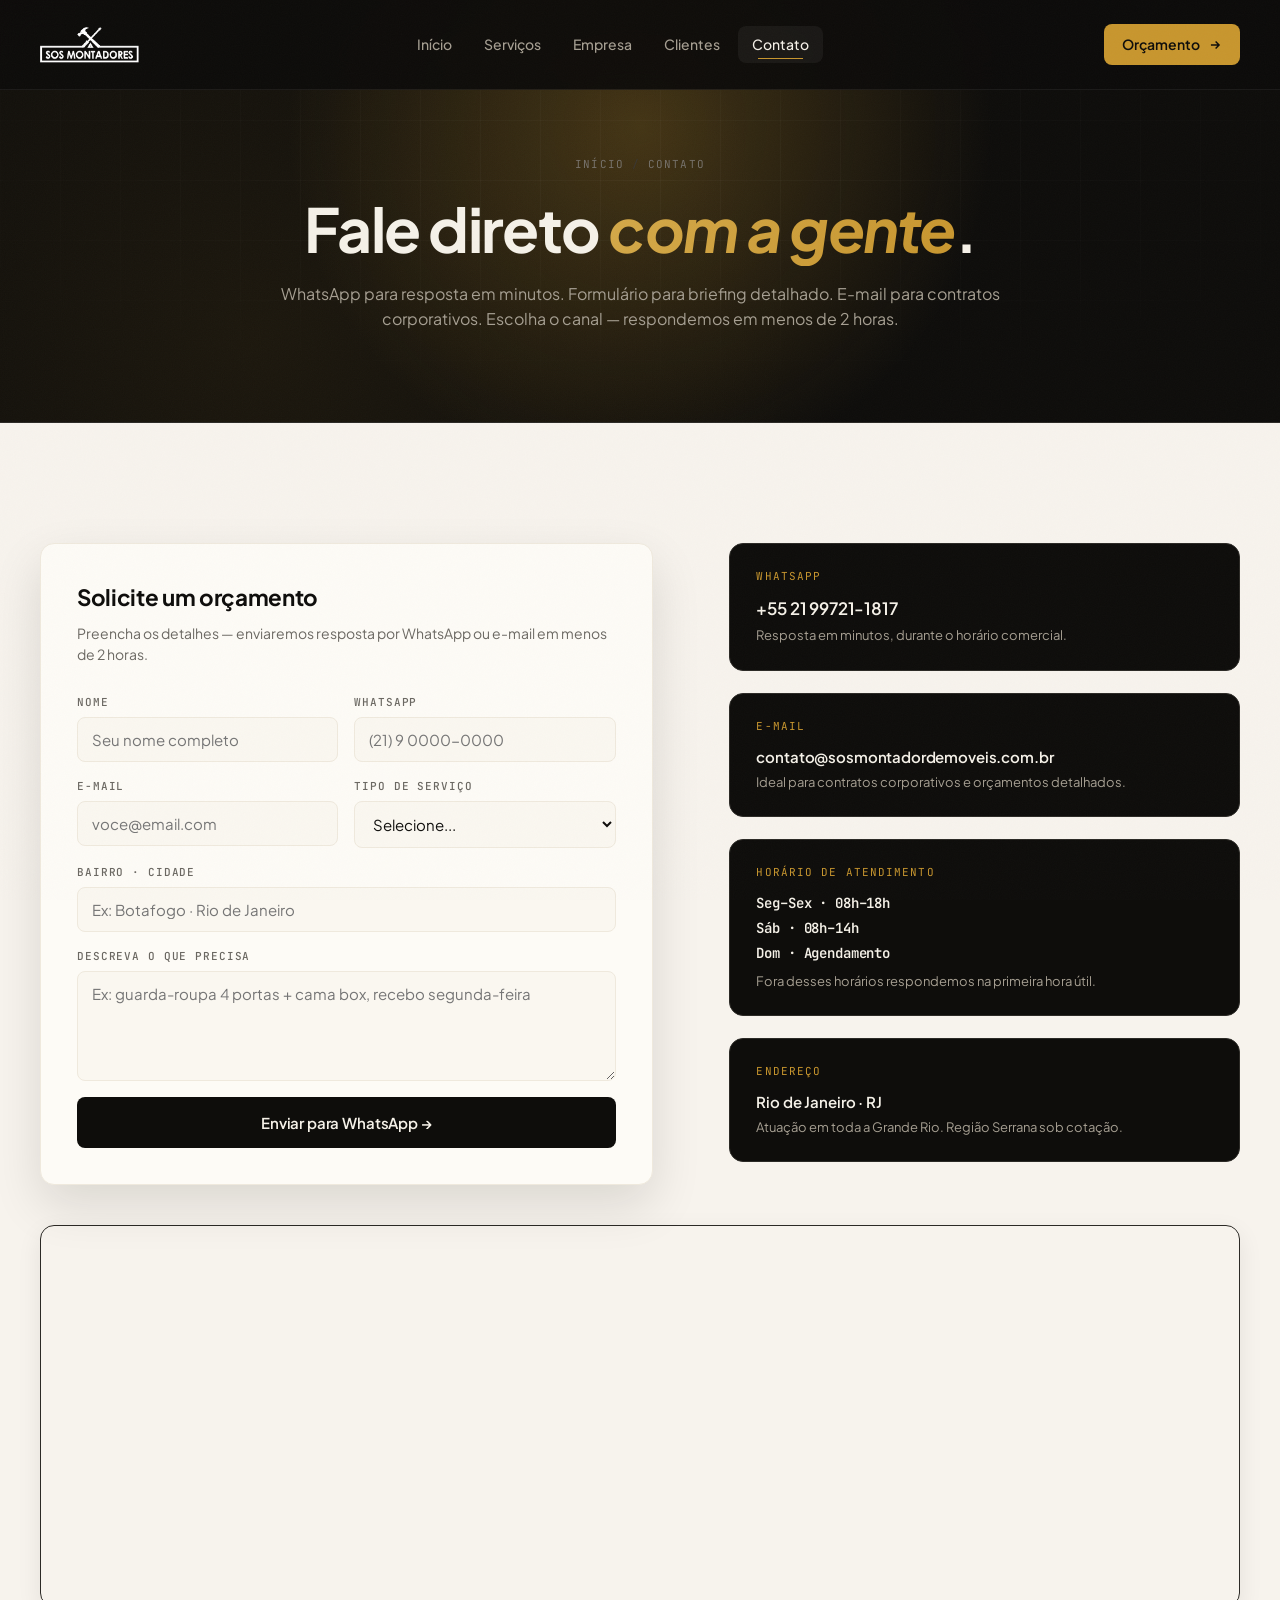
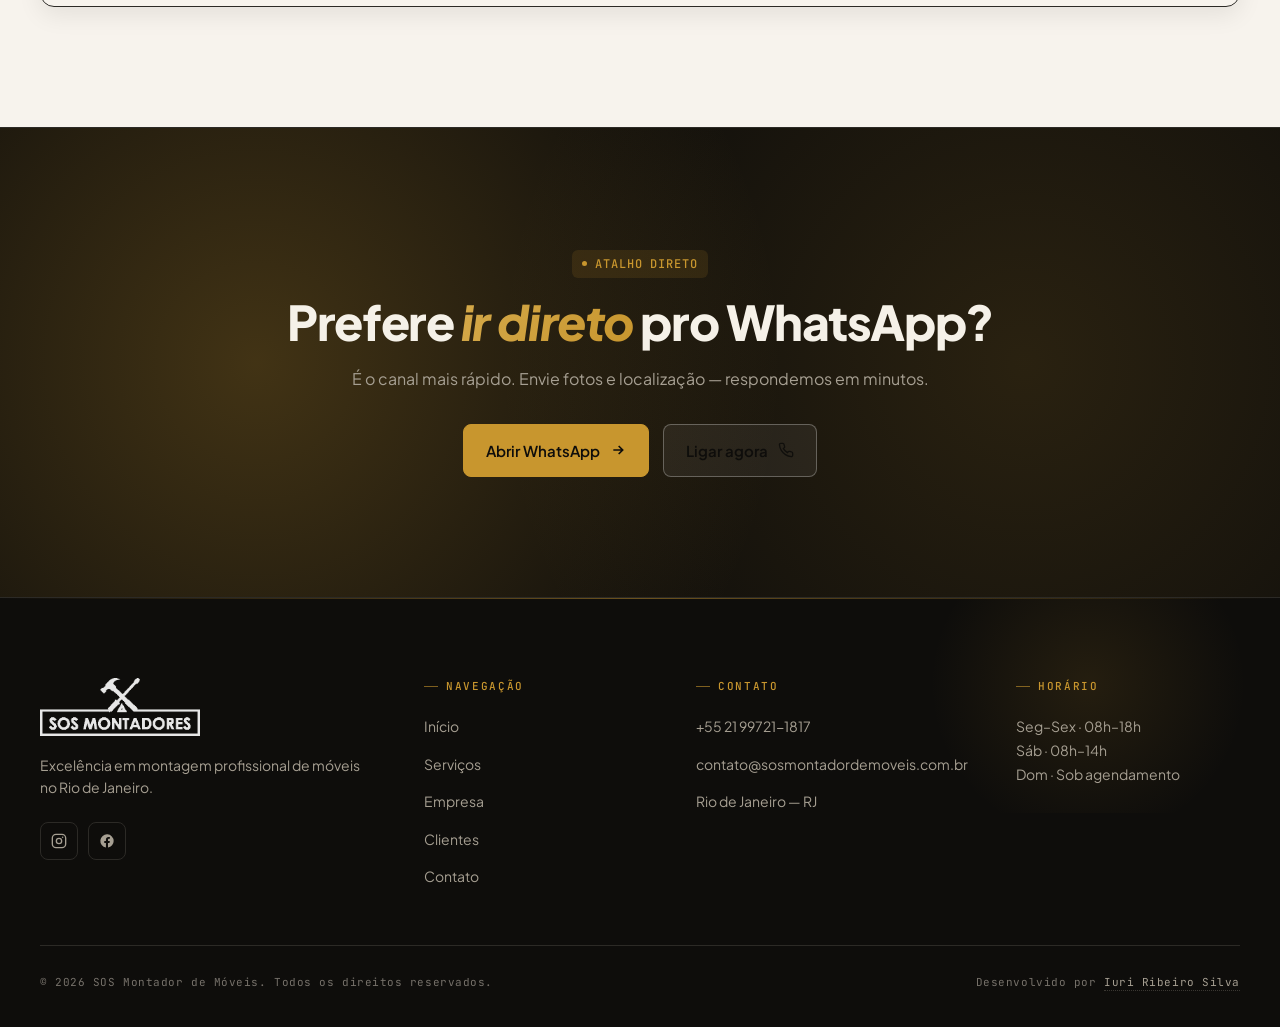
<file: contato.html>
<!DOCTYPE html>
<html lang="pt-BR">
<head>
  <meta charset="UTF-8">
  <meta name="viewport" content="width=device-width, initial-scale=1.0">
  <meta name="description" content="Entre em contato com SOS Montador de Móveis — WhatsApp +55 21 99721-1817. Orçamento em menos de 2 horas. Rio de Janeiro.">
  <meta name="keywords" content="contato, orçamento, whatsapp, montador de móveis, Rio de Janeiro">
  <meta name="author" content="SOS Montador de Móveis">
  <meta property="og:title" content="Contato — SOS Montador de Móveis">
  <meta property="og:description" content="Entre em contato e receba um orçamento em menos de 2 horas. WhatsApp +55 21 99721-1817.">
  <meta property="og:image" content="https://sosmontadordemoveis.com.br/img/logo.png">
  <meta property="og:url" content="https://sosmontadordemoveis.com.br/contato">
  <meta property="og:type" content="website">
  <meta property="og:locale" content="pt_BR">
  <meta name="twitter:card" content="summary_large_image">
  <meta name="twitter:title" content="Contato — SOS Montador de Móveis">
  <meta name="twitter:description" content="Orçamento em menos de 2 horas. WhatsApp +55 21 99721-1817.">
  <meta name="twitter:image" content="https://sosmontadordemoveis.com.br/img/logo.png">
  <link rel="icon" type="image/png" href="img/favicon.png">
  <link rel="canonical" href="https://sosmontadordemoveis.com.br/contato">
  <title>Contato — Solicite orçamento em 2 horas | SOS Montadores</title>

  <link rel="dns-prefetch" href="//wa.me">
  <link rel="dns-prefetch" href="//maps.googleapis.com">
  <link rel="dns-prefetch" href="//fonts.googleapis.com">
  <link rel="preconnect" href="https://fonts.googleapis.com">
  <link rel="preconnect" href="https://fonts.gstatic.com" crossorigin>
  <link rel="stylesheet" href="https://fonts.googleapis.com/css2?family=Plus+Jakarta+Sans:ital,wght@0,300..800;1,300..800&family=JetBrains+Mono:wght@400;500;600&display=swap">

  <link rel="stylesheet" href="css/style.css?v=20260418a">
  <link rel="stylesheet" href="css/home.css?v=20260418a">

  <script type="application/ld+json">
  {
    "@context": "https://schema.org",
    "@type": "ContactPage",
    "name": "Contato SOS Montador de Móveis",
    "url": "https://sosmontadordemoveis.com.br/contato",
    "contactPoint": {
      "@type": "ContactPoint",
      "telephone": "+55-21-99721-1817",
      "email": "contato@sosmontadordemoveis.com.br",
      "contactType": "customer service",
      "areaServed": "BR",
      "availableLanguage": "Portuguese"
    }
  }
  </script>
</head>
<body class="home">

  <header class="header">
    <div class="container">
      <a href="/" class="header__logo">
        <img src="img/logo-header.png" alt="SOS Montadores" width="200" height="60" decoding="async">
      </a>
      <nav class="header__nav">
        <a href="/">Início</a>
        <a href="servicos">Serviços</a>
        <a href="empresa">Empresa</a>
        <a href="clientes">Clientes</a>
        <a href="contato" class="active">Contato</a>
      </nav>
      <a href="https://wa.me/5521997211817" class="header__cta" target="_blank" rel="noopener noreferrer">
        <span>Orçamento</span>
        <svg viewBox="0 0 24 24" fill="none" stroke="currentColor" stroke-width="2.5"><path d="M5 12h14M13 6l6 6-6 6"/></svg>
      </a>
    </div>
  </header>

  <section class="hero-page">
    <div class="hero-page-grid-bg"></div>
    <div class="container-n">
      <div class="breadcrumb">
        <a href="/">Início</a><span class="sep">/</span><span>Contato</span>
      </div>
      <h1 class="reveal">Fale direto <span class="accent">com a gente</span>.</h1>
      <p class="reveal d-1">WhatsApp para resposta em minutos. Formulário para briefing detalhado. E-mail para contratos corporativos. Escolha o canal — respondemos em menos de 2 horas.</p>
    </div>
  </section>

  <!-- CONTACT LAYOUT -->
  <section class="section section-light">
    <div class="container-n">
      <div class="contact-layout">

        <!-- FORM -->
        <div class="contact-form reveal">
          <h3>Solicite um orçamento</h3>
          <p class="form-desc">Preencha os detalhes — enviaremos resposta por WhatsApp ou e-mail em menos de 2 horas.</p>

          <form id="contactForm" action="https://wa.me/5521997211817" method="get" target="_blank">
            <div class="form-row">
              <div class="form-field">
                <label for="nome">Nome</label>
                <input type="text" id="nome" name="nome" required placeholder="Seu nome completo">
              </div>
              <div class="form-field">
                <label for="telefone">WhatsApp</label>
                <input type="tel" id="telefone" name="telefone" required placeholder="(21) 9 0000-0000">
              </div>
            </div>

            <div class="form-row">
              <div class="form-field">
                <label for="email">E-mail</label>
                <input type="email" id="email" name="email" placeholder="voce@email.com">
              </div>
              <div class="form-field">
                <label for="servico">Tipo de serviço</label>
                <select id="servico" name="servico" required>
                  <option value="">Selecione...</option>
                  <option value="Residencial">Montagem Residencial</option>
                  <option value="Corporativo">Montagem Corporativa</option>
                  <option value="Desmontagem">Desmontagem / Mudança</option>
                  <option value="Outro">Outro</option>
                </select>
              </div>
            </div>

            <div class="form-row">
              <div class="form-field full">
                <label for="bairro">Bairro · Cidade</label>
                <input type="text" id="bairro" name="bairro" placeholder="Ex: Botafogo · Rio de Janeiro">
              </div>
            </div>

            <div class="form-row">
              <div class="form-field full">
                <label for="mensagem">Descreva o que precisa</label>
                <textarea id="mensagem" name="mensagem" required placeholder="Ex: guarda-roupa 4 portas + cama box, recebo segunda-feira"></textarea>
              </div>
            </div>

            <button type="submit" class="form-submit">Enviar para WhatsApp →</button>
          </form>
        </div>

        <!-- INFO CARDS -->
        <aside class="contact-info">
          <a href="https://wa.me/5521997211817" target="_blank" rel="noopener noreferrer" class="contact-card reveal d-1">
            <p class="ci-lbl">WhatsApp</p>
            <p class="ci-val">+55 21 99721-1817</p>
            <p class="ci-desc">Resposta em minutos, durante o horário comercial.</p>
          </a>
          <a href="mailto:contato@sosmontadordemoveis.com.br" class="contact-card reveal d-2">
            <p class="ci-lbl">E-mail</p>
            <p class="ci-val" style="font-size:15px; word-break:break-all;">contato@sosmontadordemoveis.com.br</p>
            <p class="ci-desc">Ideal para contratos corporativos e orçamentos detalhados.</p>
          </a>
          <div class="contact-card reveal d-3">
            <p class="ci-lbl">Horário de atendimento</p>
            <p class="ci-val" style="font-size:14px; font-family:var(--f-mono); line-height:1.8;">Seg–Sex · 08h–18h<br>Sáb · 08h–14h<br>Dom · Agendamento</p>
            <p class="ci-desc">Fora desses horários respondemos na primeira hora útil.</p>
          </div>
          <div class="contact-card reveal d-3">
            <p class="ci-lbl">Endereço</p>
            <p class="ci-val" style="font-size:15px;">Rio de Janeiro · RJ</p>
            <p class="ci-desc">Atuação em toda a Grande Rio. Região Serrana sob cotação.</p>
          </div>
        </aside>
      </div>

      <!-- MAP -->
      <div class="contact-map reveal">
        <iframe
          src="https://www.google.com/maps/embed?pb=!1m18!1m12!1m3!1d117108.4!2d-43.3!3d-22.9!2m3!1f0!2f0!3f0!3m2!1i1024!2i768!4f13.1!3m3!1m2!1s0x0%3A0x0!2zMjLCsDU0JzI0LjUiUyA0M8KwMTAnMzQuNCJX!5e0!3m2!1spt-BR!2sbr!4v1700000000000!5m2!1spt-BR!2sbr"
          width="600" height="380"
          allowfullscreen=""
          loading="lazy"
          referrerpolicy="no-referrer-when-downgrade"
          title="Localização SOS Montadores"></iframe>
      </div>
    </div>
  </section>

  <!-- CTA FINAL -->
  <section class="cta-final-n">
    <div class="cta-inner">
      <span class="section-eyebrow reveal">Atalho direto</span>
      <h2 class="reveal d-1">Prefere <span class="accent">ir direto</span> pro WhatsApp?</h2>
      <p class="reveal d-2">É o canal mais rápido. Envie fotos e localização — respondemos em minutos.</p>
      <div class="cta-ctas reveal d-3">
        <a href="https://wa.me/5521997211817?text=Olá!%20Gostaria%20de%20um%20orçamento" class="btn-gold" target="_blank" rel="noopener noreferrer">
          <span>Abrir WhatsApp</span>
          <svg viewBox="0 0 24 24" fill="none" stroke="currentColor" stroke-width="2.5"><path d="M5 12h14M13 6l6 6-6 6"/></svg>
        </a>
        <a href="tel:+5521997211817" class="btn-ghost">
          <span>Ligar agora</span>
          <svg viewBox="0 0 24 24" fill="none" stroke="currentColor" stroke-width="2"><path d="M22 16.92v3a2 2 0 01-2.18 2 19.79 19.79 0 01-8.63-3.07 19.5 19.5 0 01-6-6 19.79 19.79 0 01-3.07-8.67A2 2 0 014.11 2h3a2 2 0 012 1.72 12.84 12.84 0 00.7 2.81 2 2 0 01-.45 2.11L8.09 9.91a16 16 0 006 6l1.27-1.27a2 2 0 012.11-.45 12.84 12.84 0 002.81.7A2 2 0 0122 16.92z"/></svg>
        </a>
      </div>
    </div>
  </section>

  <footer class="footer">
    <div class="container">
      <div class="footer__grid">
        <div class="footer__brand">
          <img src="img/logo.png" alt="SOS Montadores" width="180" height="60" decoding="async" loading="lazy">
          <p>Excelência em montagem profissional de móveis no Rio de Janeiro.</p>
          <div class="footer-socials">
            <a href="https://www.instagram.com/sosmontadores" target="_blank" rel="noopener noreferrer" aria-label="Instagram">
              <svg viewBox="0 0 24 24" fill="none" stroke="currentColor" stroke-width="2"><rect x="2" y="2" width="20" height="20" rx="5.5"/><circle cx="12" cy="12" r="4"/><circle cx="17.5" cy="6.5" r="1.1" fill="currentColor" stroke="none"/></svg>
            </a>
            <a href="https://web.facebook.com/Sosmontadores/" target="_blank" rel="noopener noreferrer" aria-label="Facebook">
              <svg viewBox="0 0 24 24" fill="currentColor"><path d="M22 12a10 10 0 1 0-11.6 9.9v-7H7.9V12h2.5V9.8c0-2.5 1.5-3.9 3.7-3.9 1.1 0 2.2.2 2.2.2v2.5h-1.2c-1.2 0-1.6.8-1.6 1.6V12h2.7l-.4 2.9h-2.3v7A10 10 0 0 0 22 12z"/></svg>
            </a>
          </div>
        </div>
        <div class="footer__col">
          <h4>Navegação</h4>
          <a href="/">Início</a>
          <a href="servicos">Serviços</a>
          <a href="empresa">Empresa</a>
          <a href="clientes">Clientes</a>
          <a href="contato">Contato</a>
        </div>
        <div class="footer__col">
          <h4>Contato</h4>
          <a href="https://wa.me/5521997211817" target="_blank" rel="noopener noreferrer">+55 21 99721-1817</a>
          <a href="mailto:contato@sosmontadordemoveis.com.br">contato@sosmontadordemoveis.com.br</a>
          <p>Rio de Janeiro — RJ</p>
        </div>
        <div class="footer__col">
          <h4>Horário</h4>
          <p>Seg–Sex · 08h–18h<br>Sáb · 08h–14h<br>Dom · Sob agendamento</p>
        </div>
      </div>
      <div class="footer__bottom">
        <p>© 2026 SOS Montador de Móveis. Todos os direitos reservados.</p>
        <p>Desenvolvido por <a href="https://wa.me/5571992952152" target="_blank" rel="noopener noreferrer">Iuri Ribeiro Silva</a></p>
      </div>
    </div>
  </footer>

  <script>
    // Contact form -> WhatsApp
    document.getElementById('contactForm').addEventListener('submit', function(e) {
      e.preventDefault();
      const nome = document.getElementById('nome').value;
      const telefone = document.getElementById('telefone').value;
      const email = document.getElementById('email').value;
      const servico = document.getElementById('servico').value;
      const bairro = document.getElementById('bairro').value;
      const mensagem = document.getElementById('mensagem').value;
      const texto = `Olá! Solicitação de orçamento:%0A%0A*Nome:* ${nome}%0A*WhatsApp:* ${telefone}%0A*E-mail:* ${email}%0A*Serviço:* ${servico}%0A*Local:* ${bairro}%0A%0A*Detalhes:*%0A${mensagem}`;
      window.open('https://wa.me/5521997211817?text=' + texto, '_blank');
    });
  </script>
  <script src="js/main.js" defer></script>
</body>
</html>
</file>
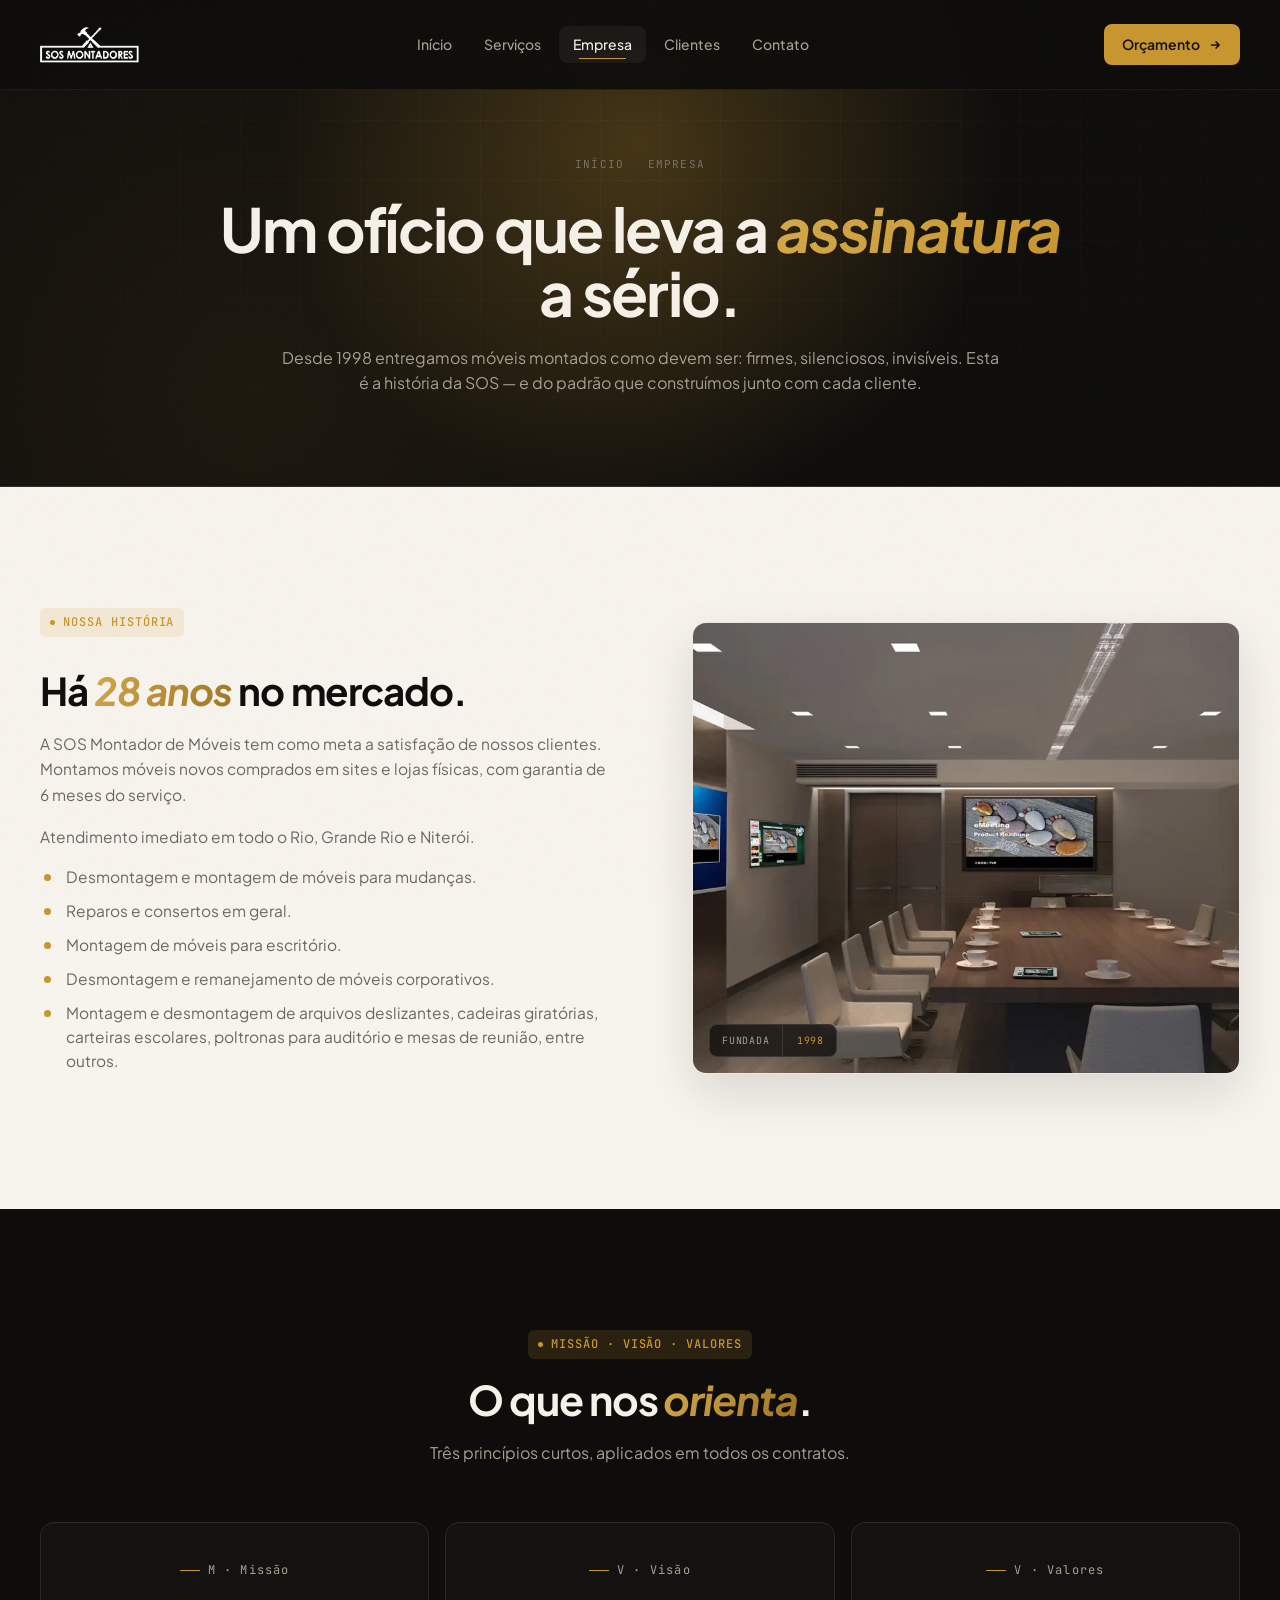
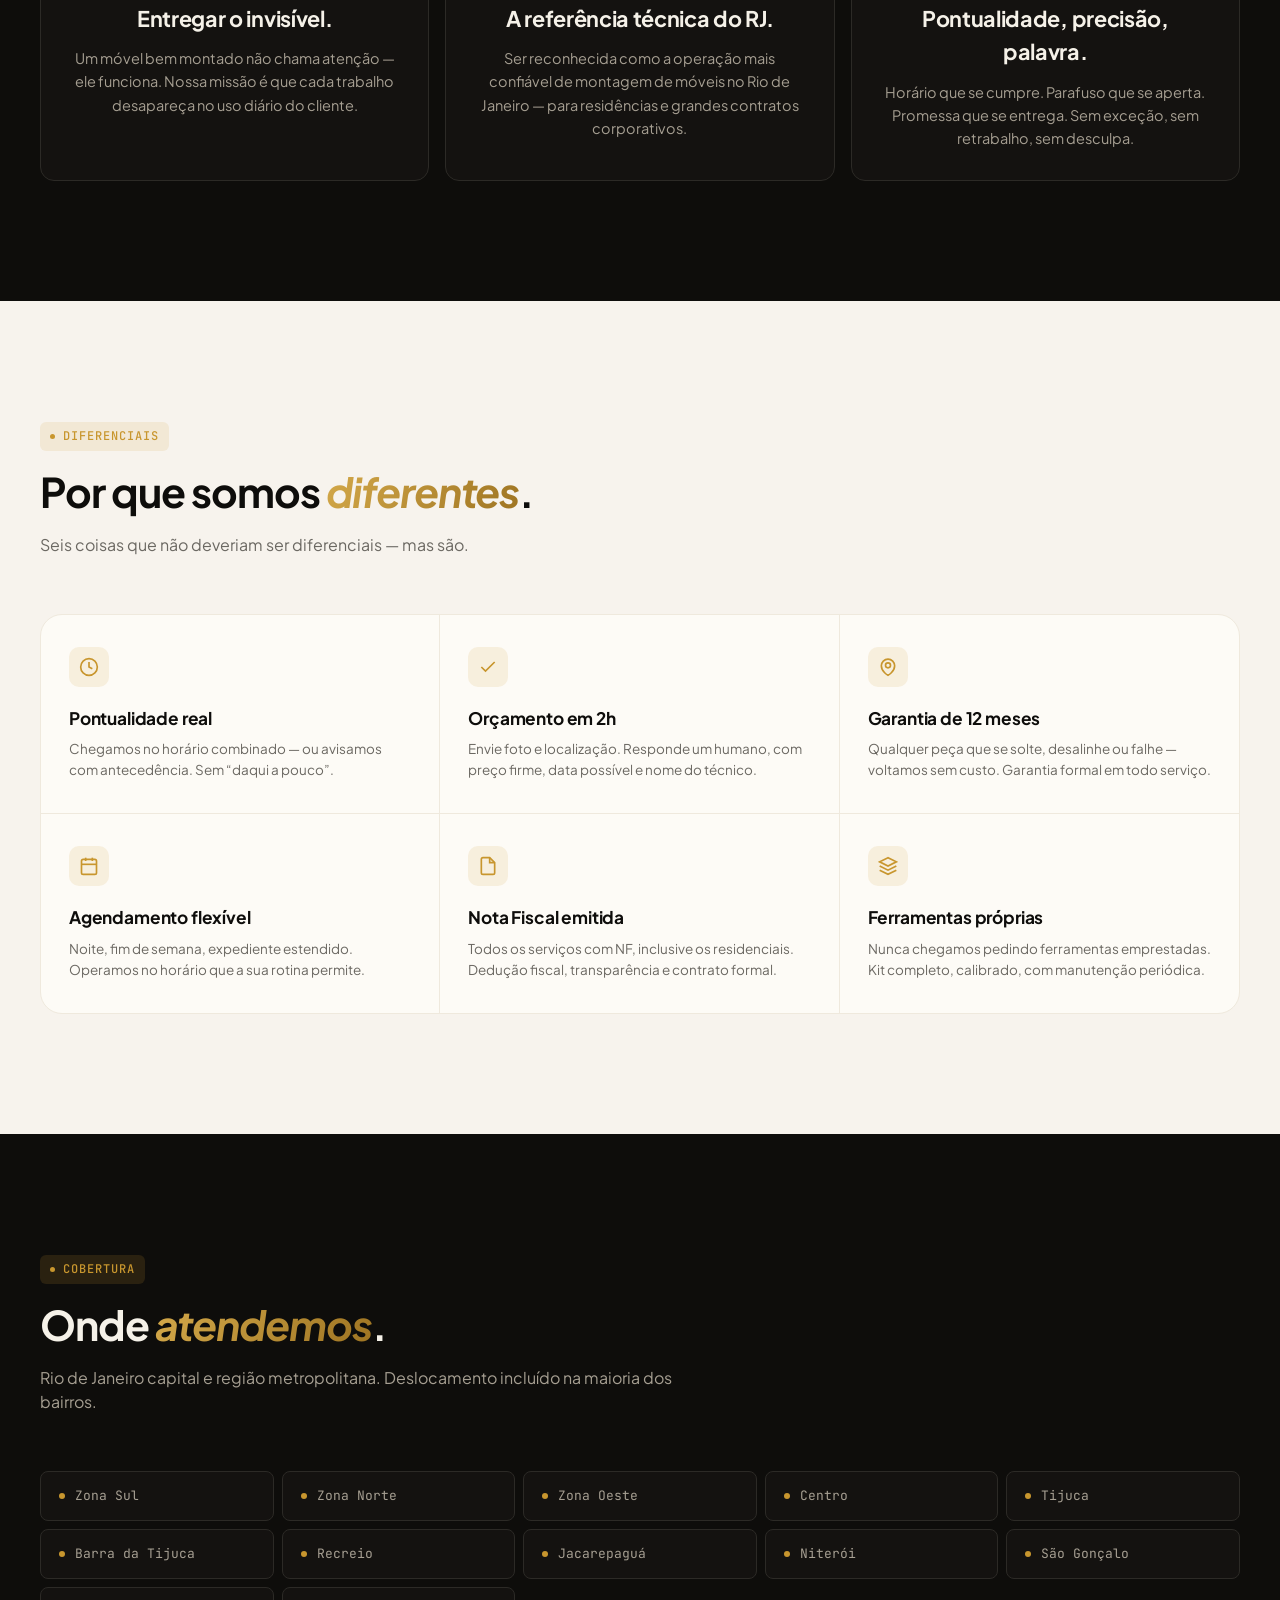
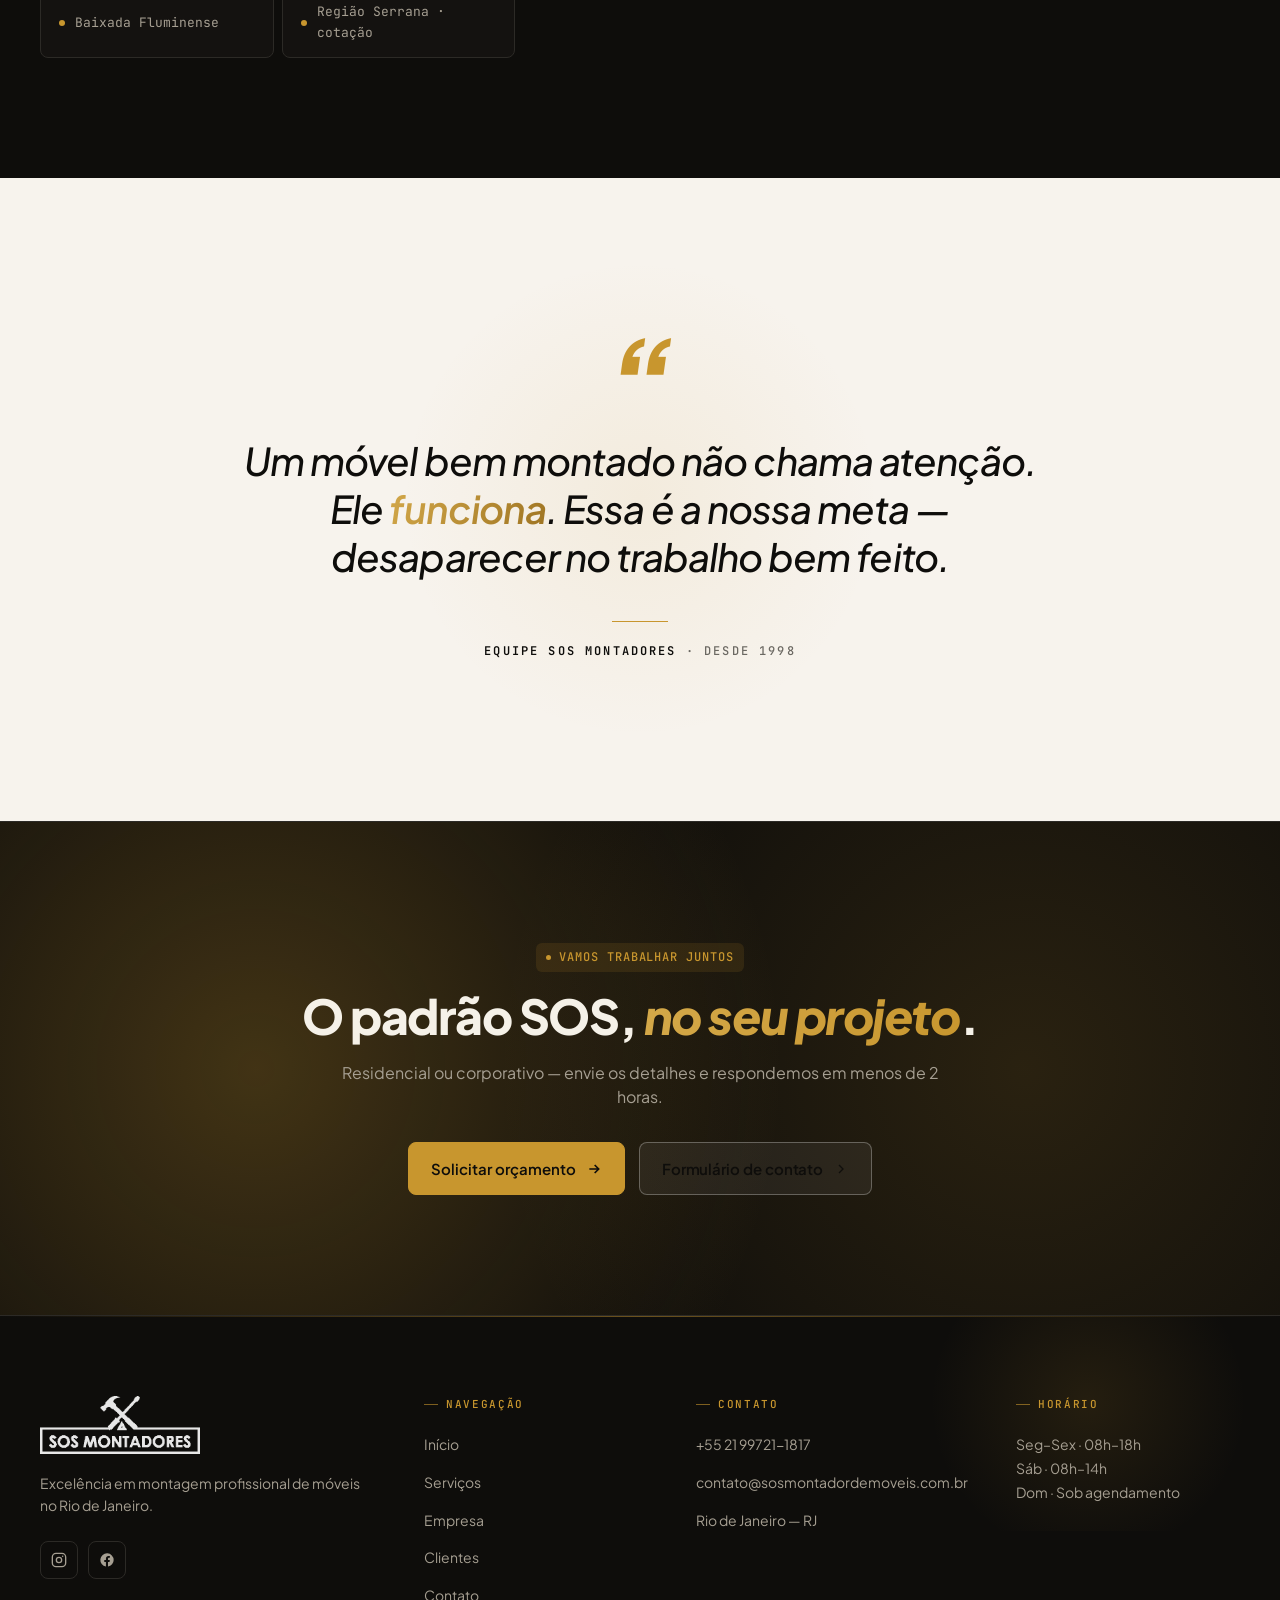
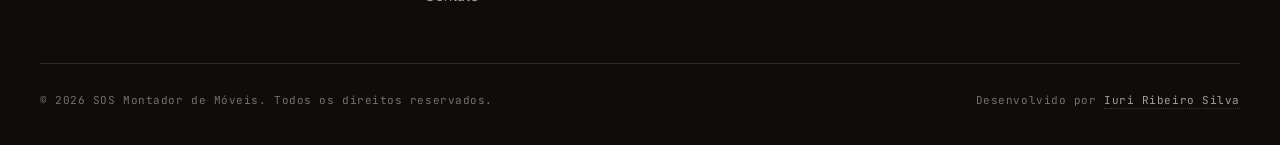
<file: empresa.html>
<!DOCTYPE html>
<html lang="pt-BR">
<head>
  <meta charset="UTF-8">
  <meta name="viewport" content="width=device-width, initial-scale=1.0">
  <meta name="description" content="Conheça a SOS Montador de Móveis — empresa especializada em montagem profissional no Rio de Janeiro. Missão, valores e diferenciais.">
  <meta name="keywords" content="empresa, montador de móveis, SOS Montadores, sobre, Rio de Janeiro">
  <meta name="author" content="SOS Montador de Móveis">
  <meta property="og:title" content="Empresa — SOS Montador de Móveis">
  <meta property="og:description" content="Empresa especializada em montagem profissional de móveis no Rio de Janeiro. Conheça nossa missão, valores e equipe.">
  <meta property="og:image" content="https://sosmontadordemoveis.com.br/img/logo.png">
  <meta property="og:url" content="https://sosmontadordemoveis.com.br/empresa">
  <meta property="og:type" content="website">
  <meta property="og:locale" content="pt_BR">
  <meta name="twitter:card" content="summary_large_image">
  <meta name="twitter:title" content="Empresa — SOS Montador de Móveis">
  <meta name="twitter:description" content="Empresa especializada em montagem profissional de móveis no Rio de Janeiro.">
  <meta name="twitter:image" content="https://sosmontadordemoveis.com.br/img/logo.png">
  <link rel="icon" type="image/png" href="img/favicon.png">
  <link rel="canonical" href="https://sosmontadordemoveis.com.br/empresa">
  <title>Empresa — Nossa história, missão e valores | SOS Montadores</title>

  <link rel="dns-prefetch" href="//wa.me">
  <link rel="dns-prefetch" href="//fonts.googleapis.com">
  <link rel="preconnect" href="https://fonts.googleapis.com">
  <link rel="preconnect" href="https://fonts.gstatic.com" crossorigin>
  <link rel="stylesheet" href="https://fonts.googleapis.com/css2?family=Plus+Jakarta+Sans:ital,wght@0,300..800;1,300..800&family=JetBrains+Mono:wght@400;500;600&display=swap">

  <link rel="stylesheet" href="css/style.css?v=20260418a">
  <link rel="stylesheet" href="css/home.css?v=20260418a">

  <script type="application/ld+json">
  {
    "@context": "https://schema.org",
    "@type": "Organization",
    "name": "SOS Montador de Móveis",
    "url": "https://sosmontadordemoveis.com.br",
    "logo": "https://sosmontadordemoveis.com.br/img/logo.png",
    "foundingDate": "1998",
    "address": { "@type": "PostalAddress", "addressLocality": "Rio de Janeiro", "addressRegion": "RJ", "addressCountry": "BR" },
    "contactPoint": { "@type": "ContactPoint", "telephone": "+55-21-99721-1817", "contactType": "customer service" }
  }
  </script>
</head>
<body class="home">

  <header class="header">
    <div class="container">
      <a href="/" class="header__logo">
        <img src="img/logo-header.png" alt="SOS Montadores" width="200" height="60" decoding="async">
      </a>
      <nav class="header__nav">
        <a href="/">Início</a>
        <a href="servicos">Serviços</a>
        <a href="empresa" class="active">Empresa</a>
        <a href="clientes">Clientes</a>
        <a href="contato">Contato</a>
      </nav>
      <a href="https://wa.me/5521997211817" class="header__cta" target="_blank" rel="noopener noreferrer">
        <span>Orçamento</span>
        <svg viewBox="0 0 24 24" fill="none" stroke="currentColor" stroke-width="2.5"><path d="M5 12h14M13 6l6 6-6 6"/></svg>
      </a>
    </div>
  </header>

  <section class="hero-page">
    <div class="hero-page-grid-bg"></div>
    <div class="container-n">
      <div class="breadcrumb">
        <a href="/">Início</a><span class="sep">/</span><span>Empresa</span>
      </div>
      <h1 class="reveal">Um ofício que leva a <span class="accent">assinatura</span> a sério.</h1>
      <p class="reveal d-1">Desde 1998 entregamos móveis montados como devem ser: firmes, silenciosos, invisíveis. Esta é a história da SOS — e do padrão que construímos junto com cada cliente.</p>
    </div>
  </section>

  <!-- HISTORIA -->
  <section class="section section-light">
    <div class="container-n">
      <div class="split-grid image-right">
        <div class="split-text reveal">
          <span class="section-eyebrow">Nossa história</span>
          <h2>Há <span class="accent">28 anos</span> no mercado.</h2>
          <p>A SOS Montador de Móveis tem como meta a satisfação de nossos clientes. Montamos móveis novos comprados em sites e lojas físicas, com garantia de 6 meses do serviço.</p>
          <p>Atendimento imediato em todo o Rio, Grande Rio e Niterói.</p>
          <ul class="history-services">
            <li>Desmontagem e montagem de móveis para mudanças.</li>
            <li>Reparos e consertos em geral.</li>
            <li>Montagem de móveis para escritório.</li>
            <li>Desmontagem e remanejamento de móveis corporativos.</li>
            <li>Montagem e desmontagem de arquivos deslizantes, cadeiras giratórias, carteiras escolares, poltronas para auditório e mesas de reunião, entre outros.</li>
          </ul>
        </div>
        <div class="split-visual reveal d-1">
          <img src="img/servicos/interior.webp" alt="Interior de projeto entregue" width="640" height="528" decoding="async" loading="lazy">
          <div class="stamp">
            <span>Fundada</span>
            <span>1998</span>
          </div>
        </div>
      </div>
    </div>
  </section>

  <!-- MVV -->
  <section class="section section-dark">
    <div class="container-n">
      <div class="section-head">
        <span class="section-eyebrow reveal">Missão · Visão · Valores</span>
        <h2 class="section-title-n reveal d-1">O que nos <span class="accent">orienta</span>.</h2>
        <p class="section-sub reveal d-2">Três princípios curtos, aplicados em todos os contratos.</p>
      </div>

      <div class="value-grid">
        <article class="value-card reveal">
          <p class="v-num">M · Missão</p>
          <h3>Entregar o invisível.</h3>
          <p>Um móvel bem montado não chama atenção — ele funciona. Nossa missão é que cada trabalho desapareça no uso diário do cliente.</p>
        </article>
        <article class="value-card reveal d-1">
          <p class="v-num">V · Visão</p>
          <h3>A referência técnica do RJ.</h3>
          <p>Ser reconhecida como a operação mais confiável de montagem de móveis no Rio de Janeiro — para residências e grandes contratos corporativos.</p>
        </article>
        <article class="value-card reveal d-2">
          <p class="v-num">V · Valores</p>
          <h3>Pontualidade, precisão, palavra.</h3>
          <p>Horário que se cumpre. Parafuso que se aperta. Promessa que se entrega. Sem exceção, sem retrabalho, sem desculpa.</p>
        </article>
      </div>
    </div>
  </section>

  <!-- DIFERENCIAIS -->
  <section class="section section-light">
    <div class="container-n">
      <div class="section-head-left">
        <span class="section-eyebrow reveal">Diferenciais</span>
        <h2 class="section-title-n reveal d-1">Por que somos <span class="accent">diferentes</span>.</h2>
        <p class="section-sub reveal d-2">Seis coisas que não deveriam ser diferenciais — mas são.</p>
      </div>

      <div class="diff-grid reveal">
        <article class="diff-item">
          <div class="d-icon">
            <svg viewBox="0 0 24 24" fill="none" stroke="currentColor" stroke-width="2"><circle cx="12" cy="12" r="10"/><polyline points="12 6 12 12 16 14"/></svg>
          </div>
          <h3>Pontualidade real</h3>
          <p>Chegamos no horário combinado — ou avisamos com antecedência. Sem &ldquo;daqui a pouco&rdquo;.</p>
        </article>
        <article class="diff-item">
          <div class="d-icon">
            <svg viewBox="0 0 24 24" fill="none" stroke="currentColor" stroke-width="2"><polyline points="20 6 9 17 4 12"/></svg>
          </div>
          <h3>Orçamento em 2h</h3>
          <p>Envie foto e localização. Responde um humano, com preço firme, data possível e nome do técnico.</p>
        </article>
        <article class="diff-item">
          <div class="d-icon">
            <svg viewBox="0 0 24 24" fill="none" stroke="currentColor" stroke-width="2"><path d="M12 22s-8-4.5-8-11.5a8 8 0 0116 0c0 7-8 11.5-8 11.5z"/><circle cx="12" cy="10" r="3"/></svg>
          </div>
          <h3>Garantia de 12 meses</h3>
          <p>Qualquer peça que se solte, desalinhe ou falhe — voltamos sem custo. Garantia formal em todo serviço.</p>
        </article>
        <article class="diff-item">
          <div class="d-icon">
            <svg viewBox="0 0 24 24" fill="none" stroke="currentColor" stroke-width="2"><rect x="3" y="4" width="18" height="18" rx="2"/><line x1="16" y1="2" x2="16" y2="6"/><line x1="8" y1="2" x2="8" y2="6"/><line x1="3" y1="10" x2="21" y2="10"/></svg>
          </div>
          <h3>Agendamento flexível</h3>
          <p>Noite, fim de semana, expediente estendido. Operamos no horário que a sua rotina permite.</p>
        </article>
        <article class="diff-item">
          <div class="d-icon">
            <svg viewBox="0 0 24 24" fill="none" stroke="currentColor" stroke-width="2"><path d="M14 2H6a2 2 0 00-2 2v16a2 2 0 002 2h12a2 2 0 002-2V8z"/><polyline points="14 2 14 8 20 8"/></svg>
          </div>
          <h3>Nota Fiscal emitida</h3>
          <p>Todos os serviços com NF, inclusive os residenciais. Dedução fiscal, transparência e contrato formal.</p>
        </article>
        <article class="diff-item">
          <div class="d-icon">
            <svg viewBox="0 0 24 24" fill="none" stroke="currentColor" stroke-width="2"><path d="M12 2L2 7l10 5 10-5-10-5z"/><polyline points="2 17 12 22 22 17"/><polyline points="2 12 12 17 22 12"/></svg>
          </div>
          <h3>Ferramentas próprias</h3>
          <p>Nunca chegamos pedindo ferramentas emprestadas. Kit completo, calibrado, com manutenção periódica.</p>
        </article>
      </div>
    </div>
  </section>

  <!-- AREA DE COBERTURA -->
  <section class="section section-dark">
    <div class="container-n">
      <div class="section-head-left">
        <span class="section-eyebrow reveal">Cobertura</span>
        <h2 class="section-title-n reveal d-1">Onde <span class="accent">atendemos</span>.</h2>
        <p class="section-sub reveal d-2">Rio de Janeiro capital e região metropolitana. Deslocamento incluído na maioria dos bairros.</p>
      </div>

      <div class="coverage-grid reveal">
        <div class="coverage-item">Zona Sul</div>
        <div class="coverage-item">Zona Norte</div>
        <div class="coverage-item">Zona Oeste</div>
        <div class="coverage-item">Centro</div>
        <div class="coverage-item">Tijuca</div>
        <div class="coverage-item">Barra da Tijuca</div>
        <div class="coverage-item">Recreio</div>
        <div class="coverage-item">Jacarepaguá</div>
        <div class="coverage-item">Niterói</div>
        <div class="coverage-item">São Gonçalo</div>
        <div class="coverage-item">Baixada Fluminense</div>
        <div class="coverage-item">Região Serrana · cotação</div>
      </div>
    </div>
  </section>

  <!-- PULL QUOTE -->
  <section class="section section-light pull-quote-section">
    <div class="container-n">
      <div class="pull-quote reveal">
        <span class="pq-mark" aria-hidden="true">&ldquo;</span>
        <blockquote>Um móvel bem montado não chama atenção. Ele <em>funciona</em>. Essa é a nossa meta — desaparecer no trabalho bem feito.</blockquote>
        <span class="pq-divider" aria-hidden="true"></span>
        <p class="pq-cite"><strong>Equipe SOS Montadores</strong> · Desde 1998</p>
      </div>
    </div>
  </section>

  <!-- CTA FINAL -->
  <section class="cta-final-n">
    <div class="cta-inner">
      <span class="section-eyebrow reveal">Vamos trabalhar juntos</span>
      <h2 class="reveal d-1">O padrão SOS, <span class="accent">no seu projeto</span>.</h2>
      <p class="reveal d-2">Residencial ou corporativo — envie os detalhes e respondemos em menos de 2 horas.</p>
      <div class="cta-ctas reveal d-3">
        <a href="https://wa.me/5521997211817?text=Olá!%20Gostaria%20de%20um%20orçamento" class="btn-gold" target="_blank" rel="noopener noreferrer">
          <span>Solicitar orçamento</span>
          <svg viewBox="0 0 24 24" fill="none" stroke="currentColor" stroke-width="2.5"><path d="M5 12h14M13 6l6 6-6 6"/></svg>
        </a>
        <a href="contato" class="btn-ghost">
          <span>Formulário de contato</span>
          <svg viewBox="0 0 24 24" fill="none" stroke="currentColor" stroke-width="2"><path d="M9 18l6-6-6-6"/></svg>
        </a>
      </div>
    </div>
  </section>

  <footer class="footer">
    <div class="container">
      <div class="footer__grid">
        <div class="footer__brand">
          <img src="img/logo.png" alt="SOS Montadores" width="180" height="60" decoding="async" loading="lazy">
          <p>Excelência em montagem profissional de móveis no Rio de Janeiro.</p>
          <div class="footer-socials">
            <a href="https://www.instagram.com/sosmontadores" target="_blank" rel="noopener noreferrer" aria-label="Instagram">
              <svg viewBox="0 0 24 24" fill="none" stroke="currentColor" stroke-width="2"><rect x="2" y="2" width="20" height="20" rx="5.5"/><circle cx="12" cy="12" r="4"/><circle cx="17.5" cy="6.5" r="1.1" fill="currentColor" stroke="none"/></svg>
            </a>
            <a href="https://web.facebook.com/Sosmontadores/" target="_blank" rel="noopener noreferrer" aria-label="Facebook">
              <svg viewBox="0 0 24 24" fill="currentColor"><path d="M22 12a10 10 0 1 0-11.6 9.9v-7H7.9V12h2.5V9.8c0-2.5 1.5-3.9 3.7-3.9 1.1 0 2.2.2 2.2.2v2.5h-1.2c-1.2 0-1.6.8-1.6 1.6V12h2.7l-.4 2.9h-2.3v7A10 10 0 0 0 22 12z"/></svg>
            </a>
          </div>
        </div>
        <div class="footer__col">
          <h4>Navegação</h4>
          <a href="/">Início</a>
          <a href="servicos">Serviços</a>
          <a href="empresa">Empresa</a>
          <a href="clientes">Clientes</a>
          <a href="contato">Contato</a>
        </div>
        <div class="footer__col">
          <h4>Contato</h4>
          <a href="https://wa.me/5521997211817" target="_blank" rel="noopener noreferrer">+55 21 99721-1817</a>
          <a href="mailto:contato@sosmontadordemoveis.com.br">contato@sosmontadordemoveis.com.br</a>
          <p>Rio de Janeiro — RJ</p>
        </div>
        <div class="footer__col">
          <h4>Horário</h4>
          <p>Seg–Sex · 08h–18h<br>Sáb · 08h–14h<br>Dom · Sob agendamento</p>
        </div>
      </div>
      <div class="footer__bottom">
        <p>© 2026 SOS Montador de Móveis. Todos os direitos reservados.</p>
        <p>Desenvolvido por <a href="https://wa.me/5571992952152" target="_blank" rel="noopener noreferrer">Iuri Ribeiro Silva</a></p>
      </div>
    </div>
  </footer>

  <script src="js/main.js" defer></script>
</body>
</html>
</file>
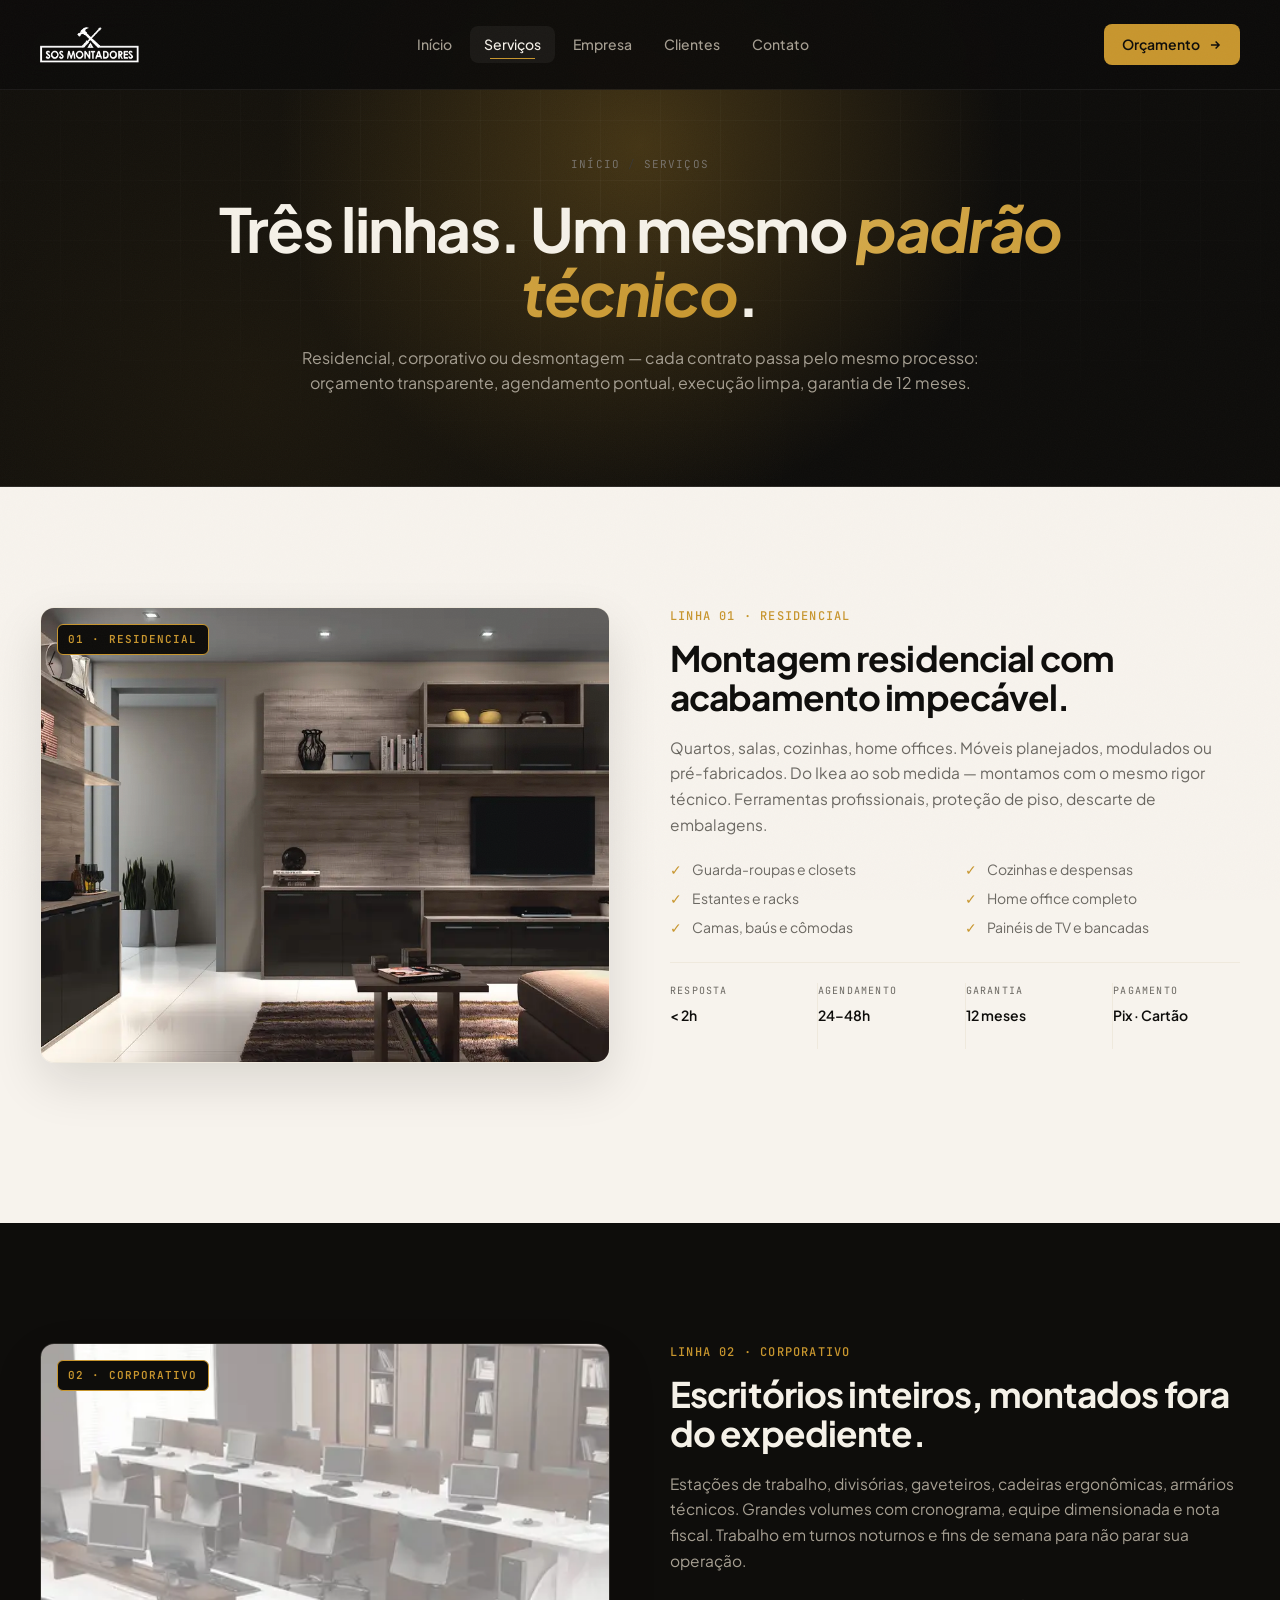
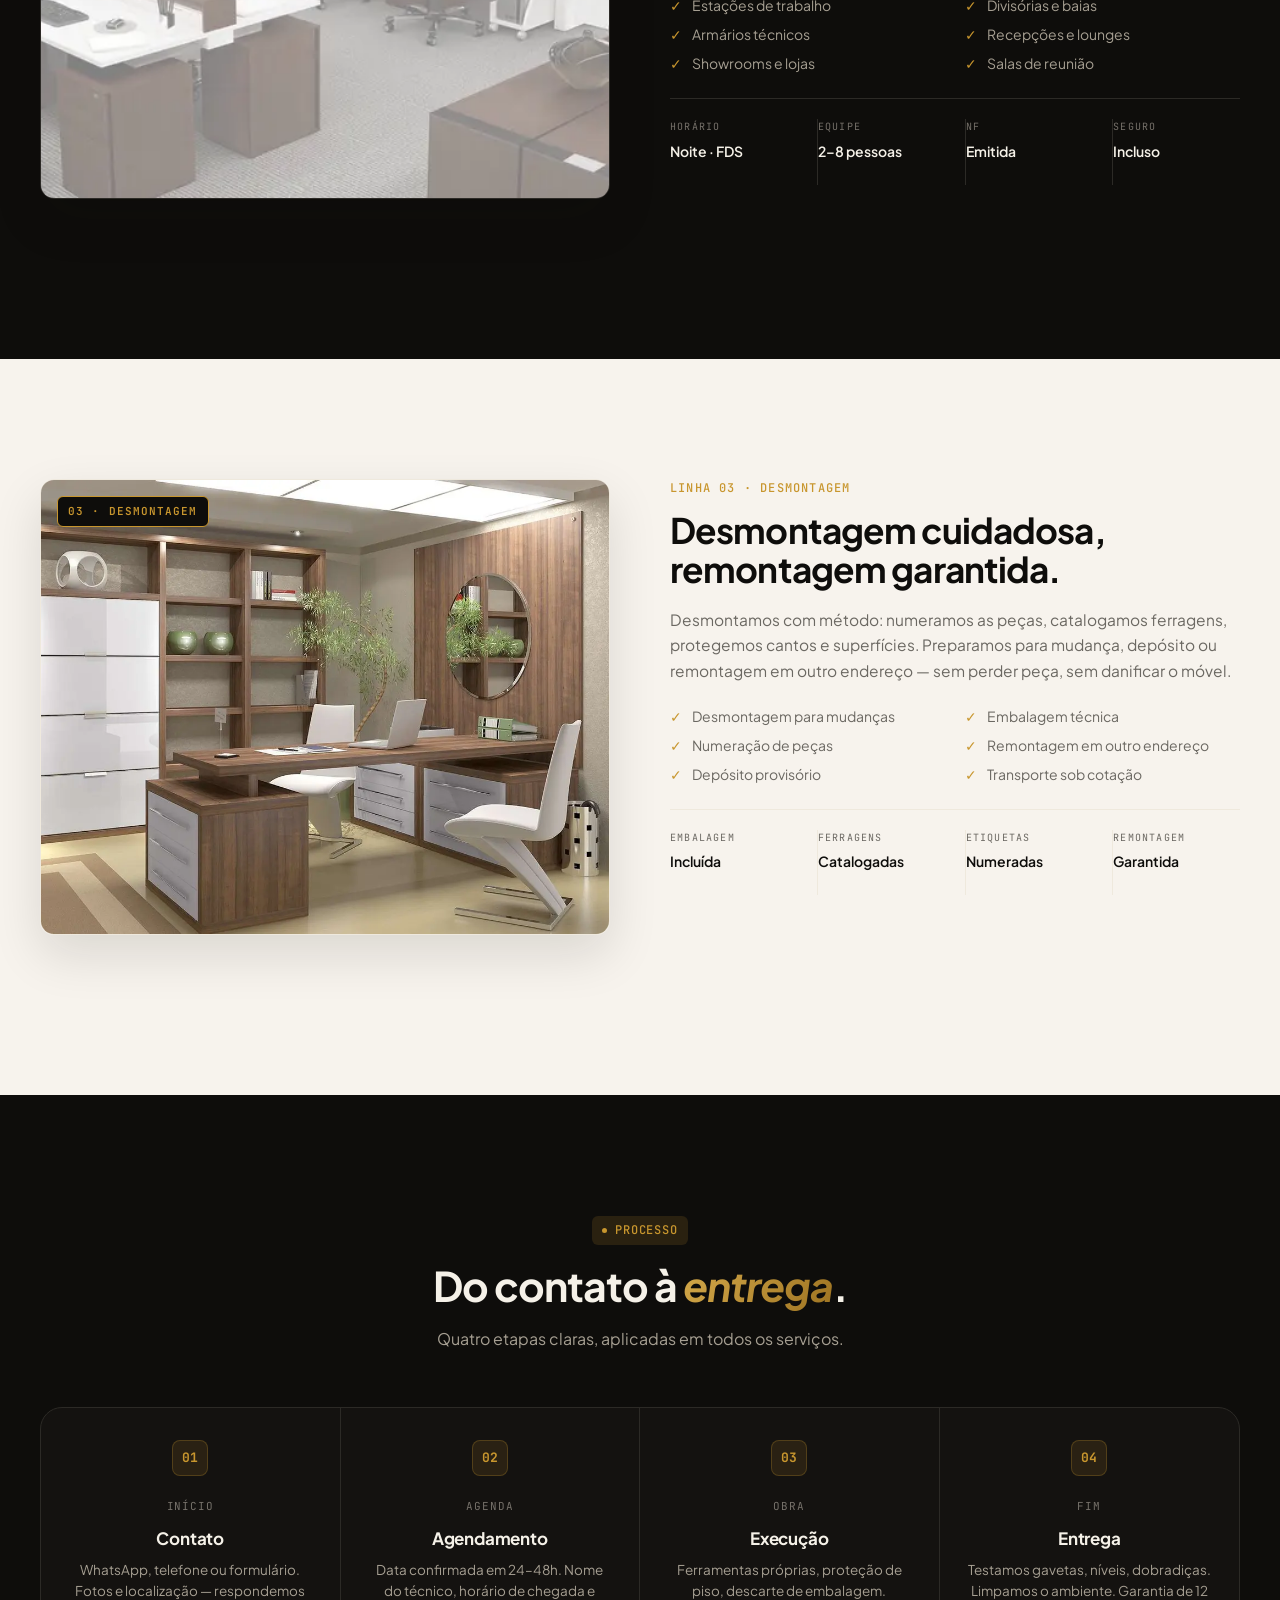
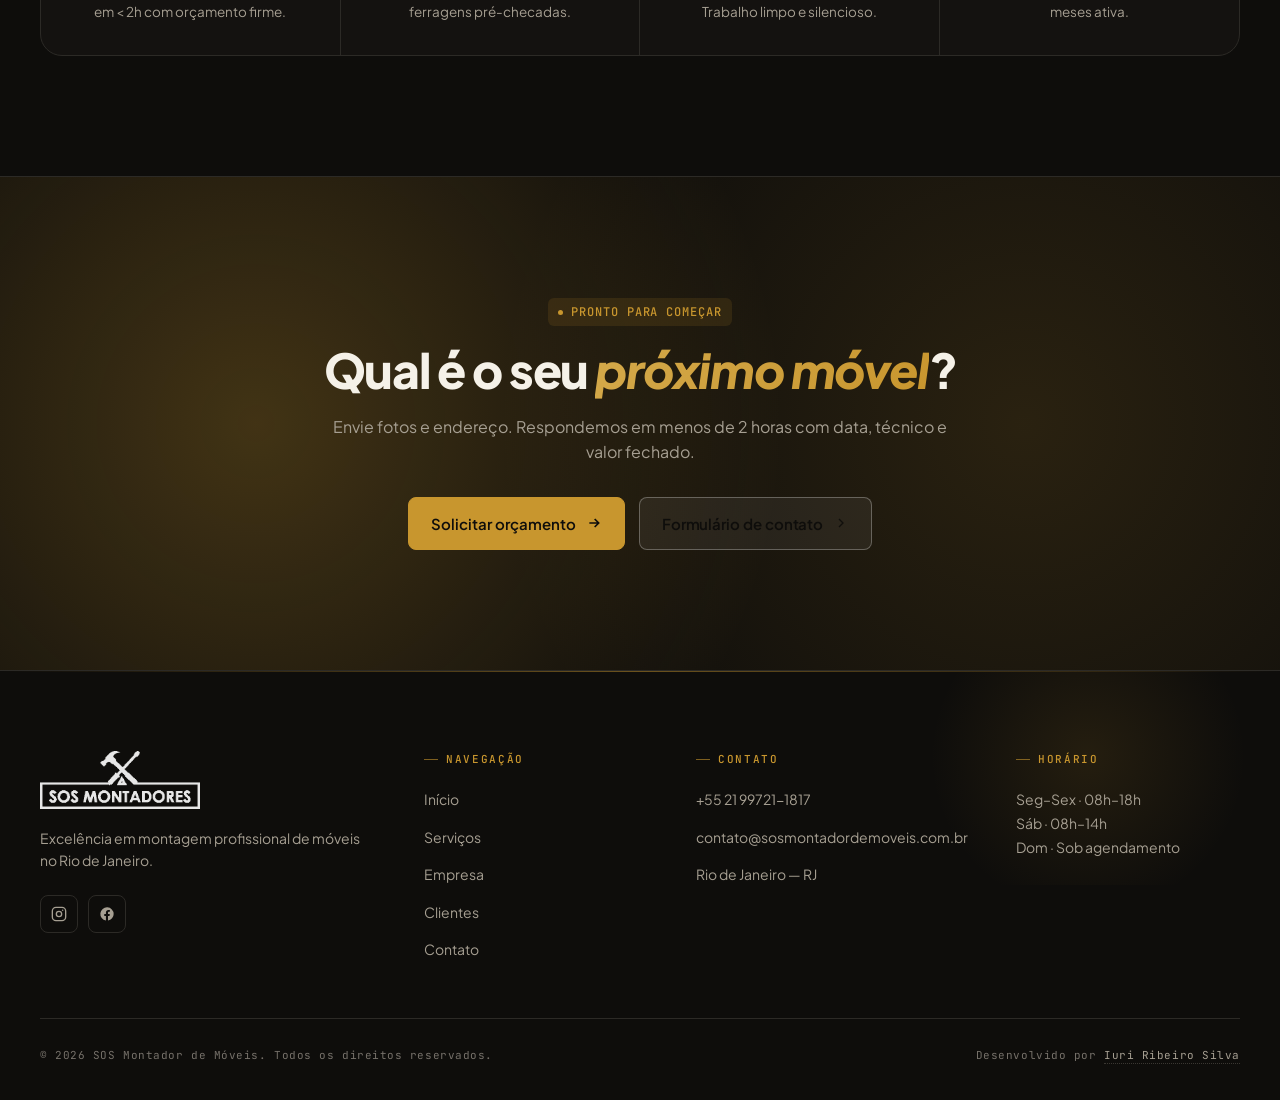
<file: servicos.html>
<!DOCTYPE html>
<html lang="pt-BR">
<head>
  <meta charset="UTF-8">
  <meta name="viewport" content="width=device-width, initial-scale=1.0">
  <meta name="description" content="Serviços SOS Montador de Móveis — montagem residencial, corporativa e desmontagem de móveis no Rio de Janeiro. Orçamento em até 2 horas.">
  <meta name="keywords" content="montagem de móveis, montagem residencial, montagem corporativa, desmontagem, RJ">
  <meta name="author" content="SOS Montador de Móveis">
  <meta property="og:title" content="Serviços — SOS Montador de Móveis">
  <meta property="og:description" content="Montagem residencial, corporativa e desmontagem de móveis no Rio de Janeiro.">
  <meta property="og:image" content="https://sosmontadordemoveis.com.br/img/logo.png">
  <meta property="og:url" content="https://sosmontadordemoveis.com.br/servicos">
  <meta property="og:type" content="website">
  <meta property="og:locale" content="pt_BR">
  <meta name="twitter:card" content="summary_large_image">
  <meta name="twitter:title" content="Serviços — SOS Montador de Móveis">
  <meta name="twitter:description" content="Montagem residencial, corporativa e desmontagem de móveis no Rio de Janeiro.">
  <meta name="twitter:image" content="https://sosmontadordemoveis.com.br/img/logo.png">
  <link rel="icon" type="image/png" href="img/favicon.png">
  <link rel="canonical" href="https://sosmontadordemoveis.com.br/servicos">
  <title>Serviços — Montagem Residencial, Corporativa e Desmontagem | SOS Montadores</title>

  <link rel="dns-prefetch" href="//wa.me">
  <link rel="dns-prefetch" href="//fonts.googleapis.com">
  <link rel="preconnect" href="https://fonts.googleapis.com">
  <link rel="preconnect" href="https://fonts.gstatic.com" crossorigin>
  <link rel="stylesheet" href="https://fonts.googleapis.com/css2?family=Plus+Jakarta+Sans:ital,wght@0,300..800;1,300..800&family=JetBrains+Mono:wght@400;500;600&display=swap">

  <link rel="stylesheet" href="css/style.css?v=20260418a">
  <link rel="stylesheet" href="css/home.css?v=20260418a">

  <script type="application/ld+json">
  {
    "@context": "https://schema.org",
    "@type": "Service",
    "serviceType": "Montagem de Móveis",
    "provider": {
      "@type": "LocalBusiness",
      "name": "SOS Montador de Móveis",
      "telephone": "+55-21-99721-1817",
      "address": { "@type": "PostalAddress", "addressLocality": "Rio de Janeiro", "addressRegion": "RJ", "addressCountry": "BR" }
    },
    "areaServed": { "@type": "State", "name": "Rio de Janeiro" }
  }
  </script>
</head>
<body class="home">

  <header class="header">
    <div class="container">
      <a href="/" class="header__logo">
        <img src="img/logo-header.png" alt="SOS Montadores" width="200" height="60" decoding="async">
      </a>
      <nav class="header__nav">
        <a href="/">Início</a>
        <a href="servicos" class="active">Serviços</a>
        <a href="empresa">Empresa</a>
        <a href="clientes">Clientes</a>
        <a href="contato">Contato</a>
      </nav>
      <a href="https://wa.me/5521997211817" class="header__cta" target="_blank" rel="noopener noreferrer">
        <span>Orçamento</span>
        <svg viewBox="0 0 24 24" fill="none" stroke="currentColor" stroke-width="2.5"><path d="M5 12h14M13 6l6 6-6 6"/></svg>
      </a>
    </div>
  </header>

  <section class="hero-page">
    <div class="hero-page-grid-bg"></div>
    <div class="container-n">
      <div class="breadcrumb">
        <a href="/">Início</a><span class="sep">/</span><span>Serviços</span>
      </div>
      <h1 class="reveal">Três linhas. Um mesmo <span class="accent">padrão técnico</span>.</h1>
      <p class="reveal d-1">Residencial, corporativo ou desmontagem — cada contrato passa pelo mesmo processo: orçamento transparente, agendamento pontual, execução limpa, garantia de 12 meses.</p>
    </div>
  </section>

  <section class="section section-light">
    <div class="container-n">
      <article class="svc-detail reveal">
        <div class="svc-detail-visual">
          <img src="img/servicos/sala.webp" alt="Sala residencial montada" width="640" height="512" decoding="async" loading="lazy">
          <span class="svc-tag">01 · Residencial</span>
        </div>
        <div class="svc-detail-text">
          <span class="kicker">Linha 01 · Residencial</span>
          <h2>Montagem residencial com <span class="accent">acabamento impecável</span>.</h2>
          <p>Quartos, salas, cozinhas, home offices. Móveis planejados, modulados ou pré-fabricados. Do Ikea ao sob medida — montamos com o mesmo rigor técnico. Ferramentas profissionais, proteção de piso, descarte de embalagens.</p>
          <ul class="svc-detail-list">
            <li>Guarda-roupas e closets</li>
            <li>Cozinhas e despensas</li>
            <li>Estantes e racks</li>
            <li>Home office completo</li>
            <li>Camas, baús e cômodas</li>
            <li>Painéis de TV e bancadas</li>
          </ul>
          <div class="svc-detail-specs">
            <div class="sp"><p class="sp-lbl">Resposta</p><p class="sp-val">&lt; 2h</p></div>
            <div class="sp"><p class="sp-lbl">Agendamento</p><p class="sp-val">24–48h</p></div>
            <div class="sp"><p class="sp-lbl">Garantia</p><p class="sp-val">12 meses</p></div>
            <div class="sp"><p class="sp-lbl">Pagamento</p><p class="sp-val">Pix · Cartão</p></div>
          </div>
        </div>
      </article>
    </div>
  </section>

  <section class="section section-dark">
    <div class="container-n">
      <article class="svc-detail reverse reveal">
        <div class="svc-detail-visual">
          <img src="img/servicos/corporativo.webp" alt="Escritório corporativo montado" width="640" height="512" decoding="async" loading="lazy">
          <span class="svc-tag">02 · Corporativo</span>
        </div>
        <div class="svc-detail-text">
          <span class="kicker">Linha 02 · Corporativo</span>
          <h2>Escritórios inteiros, montados <span class="accent">fora do expediente</span>.</h2>
          <p>Estações de trabalho, divisórias, gaveteiros, cadeiras ergonômicas, armários técnicos. Grandes volumes com cronograma, equipe dimensionada e nota fiscal. Trabalho em turnos noturnos e fins de semana para não parar sua operação.</p>
          <ul class="svc-detail-list">
            <li>Estações de trabalho</li>
            <li>Divisórias e baias</li>
            <li>Armários técnicos</li>
            <li>Recepções e lounges</li>
            <li>Showrooms e lojas</li>
            <li>Salas de reunião</li>
          </ul>
          <div class="svc-detail-specs">
            <div class="sp"><p class="sp-lbl">Horário</p><p class="sp-val">Noite · FDS</p></div>
            <div class="sp"><p class="sp-lbl">Equipe</p><p class="sp-val">2–8 pessoas</p></div>
            <div class="sp"><p class="sp-lbl">NF</p><p class="sp-val">Emitida</p></div>
            <div class="sp"><p class="sp-lbl">Seguro</p><p class="sp-val">Incluso</p></div>
          </div>
        </div>
      </article>
    </div>
  </section>

  <section class="section section-light">
    <div class="container-n">
      <article class="svc-detail reveal">
        <div class="svc-detail-visual">
          <img src="img/servicos/home-office.webp" alt="Desmontagem de móveis" width="640" height="512" decoding="async" loading="lazy">
          <span class="svc-tag">03 · Desmontagem</span>
        </div>
        <div class="svc-detail-text">
          <span class="kicker">Linha 03 · Desmontagem</span>
          <h2>Desmontagem cuidadosa, <span class="accent">remontagem garantida</span>.</h2>
          <p>Desmontamos com método: numeramos as peças, catalogamos ferragens, protegemos cantos e superfícies. Preparamos para mudança, depósito ou remontagem em outro endereço — sem perder peça, sem danificar o móvel.</p>
          <ul class="svc-detail-list">
            <li>Desmontagem para mudanças</li>
            <li>Embalagem técnica</li>
            <li>Numeração de peças</li>
            <li>Remontagem em outro endereço</li>
            <li>Depósito provisório</li>
            <li>Transporte sob cotação</li>
          </ul>
          <div class="svc-detail-specs">
            <div class="sp"><p class="sp-lbl">Embalagem</p><p class="sp-val">Incluída</p></div>
            <div class="sp"><p class="sp-lbl">Ferragens</p><p class="sp-val">Catalogadas</p></div>
            <div class="sp"><p class="sp-lbl">Etiquetas</p><p class="sp-val">Numeradas</p></div>
            <div class="sp"><p class="sp-lbl">Remontagem</p><p class="sp-val">Garantida</p></div>
          </div>
        </div>
      </article>
    </div>
  </section>

  <section class="section section-dark">
    <div class="container-n">
      <div class="section-head">
        <span class="section-eyebrow reveal">Processo</span>
        <h2 class="section-title-n reveal d-1">Do contato à <span class="accent">entrega</span>.</h2>
        <p class="section-sub reveal d-2">Quatro etapas claras, aplicadas em todos os serviços.</p>
      </div>
      <div class="process-timeline reveal d-2">
        <div class="process-step">
          <div class="ps-num">01</div>
          <span class="ps-label">Início</span>
          <h4>Contato</h4>
          <p>WhatsApp, telefone ou formulário. Fotos e localização — respondemos em &lt; 2h com orçamento firme.</p>
        </div>
        <div class="process-step">
          <div class="ps-num">02</div>
          <span class="ps-label">Agenda</span>
          <h4>Agendamento</h4>
          <p>Data confirmada em 24–48h. Nome do técnico, horário de chegada e ferragens pré-checadas.</p>
        </div>
        <div class="process-step">
          <div class="ps-num">03</div>
          <span class="ps-label">Obra</span>
          <h4>Execução</h4>
          <p>Ferramentas próprias, proteção de piso, descarte de embalagem. Trabalho limpo e silencioso.</p>
        </div>
        <div class="process-step">
          <div class="ps-num">04</div>
          <span class="ps-label">Fim</span>
          <h4>Entrega</h4>
          <p>Testamos gavetas, níveis, dobradiças. Limpamos o ambiente. Garantia de 12 meses ativa.</p>
        </div>
      </div>
    </div>
  </section>

  <section class="cta-final-n">
    <div class="cta-inner">
      <span class="section-eyebrow reveal">Pronto para começar</span>
      <h2 class="reveal d-1">Qual é o seu <span class="accent">próximo móvel</span>?</h2>
      <p class="reveal d-2">Envie fotos e endereço. Respondemos em menos de 2 horas com data, técnico e valor fechado.</p>
      <div class="cta-ctas reveal d-3">
        <a href="https://wa.me/5521997211817?text=Olá!%20Gostaria%20de%20um%20orçamento" class="btn-gold" target="_blank" rel="noopener noreferrer">
          <span>Solicitar orçamento</span>
          <svg viewBox="0 0 24 24" fill="none" stroke="currentColor" stroke-width="2.5"><path d="M5 12h14M13 6l6 6-6 6"/></svg>
        </a>
        <a href="contato" class="btn-ghost">
          <span>Formulário de contato</span>
          <svg viewBox="0 0 24 24" fill="none" stroke="currentColor" stroke-width="2"><path d="M9 18l6-6-6-6"/></svg>
        </a>
      </div>
    </div>
  </section>

  <footer class="footer">
    <div class="container">
      <div class="footer__grid">
        <div class="footer__brand">
          <img src="img/logo.png" alt="SOS Montadores" width="180" height="60" decoding="async" loading="lazy">
          <p>Excelência em montagem profissional de móveis no Rio de Janeiro.</p>
          <div class="footer-socials">
            <a href="https://www.instagram.com/sosmontadores" target="_blank" rel="noopener noreferrer" aria-label="Instagram">
              <svg viewBox="0 0 24 24" fill="none" stroke="currentColor" stroke-width="2"><rect x="2" y="2" width="20" height="20" rx="5.5"/><circle cx="12" cy="12" r="4"/><circle cx="17.5" cy="6.5" r="1.1" fill="currentColor" stroke="none"/></svg>
            </a>
            <a href="https://web.facebook.com/Sosmontadores/" target="_blank" rel="noopener noreferrer" aria-label="Facebook">
              <svg viewBox="0 0 24 24" fill="currentColor"><path d="M22 12a10 10 0 1 0-11.6 9.9v-7H7.9V12h2.5V9.8c0-2.5 1.5-3.9 3.7-3.9 1.1 0 2.2.2 2.2.2v2.5h-1.2c-1.2 0-1.6.8-1.6 1.6V12h2.7l-.4 2.9h-2.3v7A10 10 0 0 0 22 12z"/></svg>
            </a>
          </div>
        </div>
        <div class="footer__col">
          <h4>Navegação</h4>
          <a href="/">Início</a>
          <a href="servicos">Serviços</a>
          <a href="empresa">Empresa</a>
          <a href="clientes">Clientes</a>
          <a href="contato">Contato</a>
        </div>
        <div class="footer__col">
          <h4>Contato</h4>
          <a href="https://wa.me/5521997211817" target="_blank" rel="noopener noreferrer">+55 21 99721-1817</a>
          <a href="mailto:contato@sosmontadordemoveis.com.br">contato@sosmontadordemoveis.com.br</a>
          <p>Rio de Janeiro — RJ</p>
        </div>
        <div class="footer__col">
          <h4>Horário</h4>
          <p>Seg–Sex · 08h–18h<br>Sáb · 08h–14h<br>Dom · Sob agendamento</p>
        </div>
      </div>
      <div class="footer__bottom">
        <p>© 2026 SOS Montador de Móveis. Todos os direitos reservados.</p>
        <p>Desenvolvido por <a href="https://wa.me/5571992952152" target="_blank" rel="noopener noreferrer">Iuri Ribeiro Silva</a></p>
      </div>
    </div>
  </footer>

  <script src="js/main.js" defer></script>
</body>
</html>
</file>
<file: css/style.css>
/* ============================================
   SOS Montador de Móveis — Premium Stylesheet
   Aesthetic: Luxury Craftsmanship / Editorial
   Palette: Gold #C8962E + Charcoal #2A2A2A
   ============================================ */

/* --- Google Fonts (loaded via <link> in HTML for non-blocking render) --- */

/* --- CSS Custom Properties --- */
:root {
  --gold: #C8962E;
  --gold-light: #D4A94A;
  --gold-dark: #A67A1E;
  --gold-glow: rgba(200, 150, 46, 0.25);
  --gold-subtle: rgba(200, 150, 46, 0.08);
  --charcoal: #2A2A2A;
  --charcoal-deep: #1A1A1A;
  --charcoal-light: #3A3A3A;
  --cream: #F7F3ED;
  --cream-warm: #F0E8DC;
  --cream-dark: #E8DDCC;
  --white: #FFFFFF;
  --white-off: #FAFAF8;
  --text-primary: #2A2A2A;
  --text-secondary: #666660;
  --text-muted: #999990;
  --text-light: #BBBBB5;
  --text-on-dark: #F7F3ED;
  --text-on-dark-muted: rgba(247, 243, 237, 0.65);

  --font-display: 'Cormorant Garamond', Georgia, 'Times New Roman', serif;
  --font-body: 'Outfit', -apple-system, BlinkMacSystemFont, sans-serif;

  --ease-out-expo: cubic-bezier(0.16, 1, 0.3, 1);
  --ease-out-quart: cubic-bezier(0.25, 1, 0.5, 1);
  --ease-in-out: cubic-bezier(0.65, 0, 0.35, 1);

  --header-height: 90px;
  --section-padding: clamp(80px, 10vw, 140px);
  --container-width: 1280px;
  --container-narrow: 960px;

  --radius-sm: 4px;
  --radius-md: 8px;
  --radius-lg: 16px;
  --radius-xl: 24px;

  --shadow-sm: 0 2px 8px rgba(0,0,0,0.06);
  --shadow-md: 0 8px 30px rgba(0,0,0,0.08);
  --shadow-lg: 0 20px 60px rgba(0,0,0,0.12);
  --shadow-xl: 0 30px 80px rgba(0,0,0,0.16);
  --shadow-gold: 0 8px 30px rgba(200, 150, 46, 0.2);
}

/* --- Reset & Base --- */
*,
*::before,
*::after {
  margin: 0;
  padding: 0;
  box-sizing: border-box;
}

html {
  scroll-behavior: smooth;
  font-size: 16px;
  -webkit-font-smoothing: antialiased;
  -moz-osx-font-smoothing: grayscale;
}

body {
  font-family: var(--font-body);
  font-weight: 400;
  color: var(--text-primary);
  background-color: var(--white);
  line-height: 1.7;
  overflow-x: hidden;
}

img {
  max-width: 100%;
  height: auto;
  display: block;
}

a {
  text-decoration: none;
  color: inherit;
  transition: color 0.3s ease;
}

ul, ol {
  list-style: none;
}

button {
  border: none;
  background: none;
  cursor: pointer;
  font-family: inherit;
}

input, textarea, select {
  font-family: inherit;
  font-size: inherit;
}

::selection {
  background-color: var(--gold);
  color: var(--white);
}

/* --- Utility Classes --- */
.container {
  width: 100%;
  max-width: var(--container-width);
  margin: 0 auto;
  padding: 0 clamp(20px, 4vw, 60px);
}

.container--narrow {
  max-width: var(--container-narrow);
}

.section {
  padding: var(--section-padding) 0;
  position: relative;
}

.section--dark {
  background-color: var(--charcoal);
  color: var(--text-on-dark);
}

.section--cream {
  background-color: var(--cream);
}

.section--gold {
  background-color: var(--gold);
  color: var(--white);
}

.text-gold {
  color: var(--gold);
}

.text-center {
  text-align: center;
}

/* --- Grain Overlay (global texture) --- */
body::after {
  content: '';
  position: fixed;
  top: 0;
  left: 0;
  width: 100%;
  height: 100%;
  pointer-events: none;
  z-index: 9999;
  opacity: 0.025;
  background-image: url("data:image/svg+xml,%3Csvg viewBox='0 0 256 256' xmlns='http://www.w3.org/2000/svg'%3E%3Cfilter id='noise'%3E%3CfeTurbulence type='fractalNoise' baseFrequency='0.9' numOctaves='4' stitchTiles='stitch'/%3E%3C/filter%3E%3Crect width='100%25' height='100%25' filter='url(%23noise)'/%3E%3C/svg%3E");
  background-repeat: repeat;
  background-size: 256px;
}

/* --- Typography --- */
.heading-display {
  font-family: var(--font-display);
  font-weight: 600;
  line-height: 1.05;
  letter-spacing: -0.02em;
}

.heading-xl {
  font-size: clamp(3rem, 7vw, 6rem);
}

.heading-lg {
  font-size: clamp(2.4rem, 5vw, 4.2rem);
}

.heading-md {
  font-size: clamp(1.8rem, 3.5vw, 2.8rem);
}

.heading-sm {
  font-size: clamp(1.4rem, 2.5vw, 2rem);
}

.subtitle {
  font-family: var(--font-body);
  font-weight: 300;
  font-size: clamp(1rem, 1.5vw, 1.25rem);
  line-height: 1.8;
  color: var(--text-secondary);
}

.subtitle--light {
  color: var(--text-on-dark-muted);
}

.label {
  font-family: var(--font-body);
  font-weight: 600;
  font-size: 0.75rem;
  letter-spacing: 0.2em;
  text-transform: uppercase;
  color: var(--gold);
}

.label--dark {
  color: var(--text-on-dark-muted);
}

.section-header {
  margin-bottom: clamp(40px, 6vw, 80px);
}

.section-header .label {
  margin-bottom: 16px;
  display: block;
}

.section-header .heading-display {
  margin-bottom: 20px;
}

.gold-line {
  width: 60px;
  height: 2px;
  background: var(--gold);
  display: block;
  margin-bottom: 24px;
}

.gold-line--center {
  margin-left: auto;
  margin-right: auto;
}

/* ============================
   HEADER / NAVIGATION
   ============================ */
.header {
  position: fixed;
  top: 0;
  left: 0;
  width: 100%;
  height: var(--header-height);
  z-index: 1000;
  transition: all 0.5s var(--ease-out-expo);
  display: flex;
  align-items: center;
}

.header::before {
  content: '';
  position: absolute;
  inset: 0;
  background: rgba(255,255,255,0.0);
  backdrop-filter: blur(0px);
  -webkit-backdrop-filter: blur(0px);
  transition: all 0.5s var(--ease-out-expo);
  border-bottom: 1px solid transparent;
}

.header.scrolled::before {
  background: rgba(255,255,255,0.92);
  backdrop-filter: blur(20px);
  -webkit-backdrop-filter: blur(20px);
  border-bottom: 1px solid rgba(200,150,46,0.15);
}

.header.scrolled {
  height: 72px;
  box-shadow: 0 4px 30px rgba(0,0,0,0.06);
}

.header .container {
  display: flex;
  align-items: center;
  justify-content: space-between;
  position: relative;
  z-index: 2;
}

.header__logo img {
  height: 38px;
  width: auto;
  transition: all 0.4s var(--ease-out-expo);
  filter: brightness(0) invert(1);
}

.header.scrolled .header__logo img {
  filter: none;
  height: 34px;
}

.header__nav {
  display: flex;
  align-items: center;
  gap: 0;
}

.header__nav a {
  font-family: var(--font-body);
  font-weight: 500;
  font-size: 0.85rem;
  letter-spacing: 0.06em;
  text-transform: uppercase;
  color: rgba(255,255,255,0.85);
  padding: 10px 20px;
  position: relative;
  transition: all 0.3s ease;
}

.header__nav a::after {
  content: '';
  position: absolute;
  bottom: 4px;
  left: 20px;
  right: 20px;
  height: 1.5px;
  background: var(--gold);
  transform: scaleX(0);
  transform-origin: left;
  transition: transform 0.4s var(--ease-out-expo);
}

.header__nav a:hover::after,
.header__nav a.active::after {
  transform: scaleX(1);
}

.header__nav a:hover {
  color: var(--white);
}

.header.scrolled .header__nav a {
  color: var(--text-secondary);
}

.header.scrolled .header__nav a:hover,
.header.scrolled .header__nav a.active {
  color: var(--gold);
}

.header__cta {
  margin-left: 16px;
}

/* --- Mobile Menu Button --- */
.menu-toggle {
  display: none;
  flex-direction: column;
  gap: 6px;
  padding: 8px;
  z-index: 1001;
}

.menu-toggle span {
  display: block;
  width: 28px;
  height: 2px;
  background: var(--white);
  transition: all 0.4s var(--ease-out-expo);
  transform-origin: center;
}

.header.scrolled .menu-toggle span {
  background: var(--charcoal);
}

.menu-toggle.active span:nth-child(1) {
  transform: translateY(8px) rotate(45deg);
}

.menu-toggle.active span:nth-child(2) {
  opacity: 0;
  transform: scaleX(0);
}

.menu-toggle.active span:nth-child(3) {
  transform: translateY(-8px) rotate(-45deg);
}

/* --- Mobile Nav Overlay --- */
.mobile-nav {
  position: fixed;
  inset: 0;
  background: var(--charcoal-deep);
  z-index: 999;
  display: flex;
  flex-direction: column;
  justify-content: center;
  align-items: center;
  gap: 0;
  opacity: 0;
  visibility: hidden;
  transition: all 0.5s var(--ease-out-expo);
}

.mobile-nav.active {
  opacity: 1;
  visibility: visible;
}

.mobile-nav a {
  font-family: var(--font-display);
  font-size: clamp(2rem, 6vw, 3.5rem);
  font-weight: 500;
  color: var(--text-on-dark);
  padding: 16px 0;
  display: block;
  transform: translateY(30px);
  opacity: 0;
  transition: all 0.5s var(--ease-out-expo);
}

.mobile-nav.active a {
  transform: translateY(0);
  opacity: 1;
}

.mobile-nav.active a:nth-child(1) { transition-delay: 0.1s; }
.mobile-nav.active a:nth-child(2) { transition-delay: 0.15s; }
.mobile-nav.active a:nth-child(3) { transition-delay: 0.2s; }
.mobile-nav.active a:nth-child(4) { transition-delay: 0.25s; }
.mobile-nav.active a:nth-child(5) { transition-delay: 0.3s; }

.mobile-nav a:hover {
  color: var(--gold);
}

.mobile-nav__contact {
  margin-top: 40px;
  text-align: center;
  transform: translateY(20px);
  opacity: 0;
  transition: all 0.5s var(--ease-out-expo) 0.35s;
}

.mobile-nav.active .mobile-nav__contact {
  transform: translateY(0);
  opacity: 1;
}

.mobile-nav__contact a {
  font-family: var(--font-body);
  font-size: 1rem;
  font-weight: 400;
  color: var(--gold);
  padding: 8px 0;
}

/* ============================
   BUTTONS
   ============================ */
.btn {
  display: inline-flex;
  align-items: center;
  justify-content: center;
  gap: 10px;
  font-family: var(--font-body);
  font-weight: 600;
  font-size: 0.82rem;
  letter-spacing: 0.1em;
  text-transform: uppercase;
  padding: 16px 36px;
  border-radius: var(--radius-sm);
  transition: all 0.4s var(--ease-out-expo);
  position: relative;
  overflow: hidden;
  cursor: pointer;
}

.btn::before {
  content: '';
  position: absolute;
  inset: 0;
  background: rgba(255,255,255,0.15);
  transform: translateX(-101%);
  transition: transform 0.5s var(--ease-out-expo);
}

.btn:hover::before {
  transform: translateX(0);
}

.btn--gold {
  background: var(--gold);
  color: var(--white);
  box-shadow: var(--shadow-gold);
}

.btn--gold:hover {
  background: var(--gold-dark);
  transform: translateY(-2px);
  box-shadow: 0 12px 40px rgba(200, 150, 46, 0.3);
}

.btn--outline {
  background: transparent;
  color: var(--white);
  border: 1.5px solid rgba(255,255,255,0.4);
}

.btn--outline:hover {
  border-color: var(--gold);
  color: var(--gold);
  transform: translateY(-2px);
}

.btn--outline-dark {
  background: transparent;
  color: var(--charcoal);
  border: 1.5px solid rgba(42,42,42,0.2);
}

.btn--outline-dark:hover {
  border-color: var(--gold);
  color: var(--gold);
  transform: translateY(-2px);
}

.btn--dark {
  background: var(--charcoal);
  color: var(--white);
}

.btn--dark:hover {
  background: var(--charcoal-deep);
  transform: translateY(-2px);
  box-shadow: var(--shadow-lg);
}

.btn--white {
  background: var(--white);
  color: var(--charcoal);
}

.btn--white:hover {
  background: var(--cream);
  transform: translateY(-2px);
  box-shadow: var(--shadow-lg);
}

.btn--sm {
  padding: 12px 24px;
  font-size: 0.75rem;
}

.btn--lg {
  padding: 20px 48px;
  font-size: 0.85rem;
}

.btn svg,
.btn i {
  width: 18px;
  height: 18px;
  flex-shrink: 0;
}

/* ============================
   HERO SECTION
   ============================ */
.hero {
  position: relative;
  min-height: 100vh;
  display: flex;
  align-items: center;
  overflow: hidden;
}

.hero--subpage {
  min-height: 55vh;
}

.hero__bg {
  position: absolute;
  inset: 0;
  z-index: 0;
}

.hero__bg img {
  width: 100%;
  height: 100%;
  object-fit: cover;
  will-change: transform;
}

.hero__overlay {
  position: absolute;
  inset: 0;
  background: linear-gradient(
    135deg,
    rgba(26, 26, 26, 0.85) 0%,
    rgba(42, 42, 42, 0.65) 50%,
    rgba(200, 150, 46, 0.15) 100%
  );
  z-index: 1;
}

.hero__overlay--strong {
  background: linear-gradient(
    135deg,
    rgba(26, 26, 26, 0.92) 0%,
    rgba(42, 42, 42, 0.75) 50%,
    rgba(200, 150, 46, 0.1) 100%
  );
}

/* Decorative corner lines */
.hero__deco {
  position: absolute;
  z-index: 2;
  pointer-events: none;
}

.hero__deco--tl {
  top: clamp(30px, 5vw, 60px);
  left: clamp(30px, 5vw, 60px);
  width: 80px;
  height: 80px;
  border-top: 1.5px solid rgba(200,150,46,0.3);
  border-left: 1.5px solid rgba(200,150,46,0.3);
}

.hero__deco--br {
  bottom: clamp(30px, 5vw, 60px);
  right: clamp(30px, 5vw, 60px);
  width: 80px;
  height: 80px;
  border-bottom: 1.5px solid rgba(200,150,46,0.3);
  border-right: 1.5px solid rgba(200,150,46,0.3);
}

.hero__content {
  position: relative;
  z-index: 3;
  max-width: 800px;
  padding-top: var(--header-height);
}

.hero__label {
  display: inline-flex;
  align-items: center;
  gap: 12px;
  margin-bottom: 28px;
}

.hero__label::before {
  content: '';
  width: 40px;
  height: 1.5px;
  background: var(--gold);
}

.hero__title {
  color: var(--white);
  margin-bottom: 24px;
}

.hero__title em {
  font-style: italic;
  color: var(--gold-light);
}

.hero__subtitle {
  font-size: clamp(1.05rem, 1.6vw, 1.3rem);
  color: rgba(255,255,255,0.7);
  line-height: 1.8;
  margin-bottom: 40px;
  max-width: 600px;
  font-weight: 300;
}

.hero__buttons {
  display: flex;
  gap: 16px;
  flex-wrap: wrap;
}

/* Hero scroll indicator */
.hero__scroll {
  position: absolute;
  bottom: 40px;
  left: 50%;
  transform: translateX(-50%);
  z-index: 3;
  display: flex;
  flex-direction: column;
  align-items: center;
  gap: 10px;
  color: rgba(255,255,255,0.5);
  font-size: 0.7rem;
  letter-spacing: 0.2em;
  text-transform: uppercase;
  animation: heroScroll 2s ease-in-out infinite;
}

.hero__scroll-line {
  width: 1px;
  height: 50px;
  background: linear-gradient(to bottom, var(--gold), transparent);
}

@keyframes heroScroll {
  0%, 100% { opacity: 1; transform: translateX(-50%) translateY(0); }
  50% { opacity: 0.5; transform: translateX(-50%) translateY(10px); }
}

/* Hero slider */
.hero__slider {
  position: absolute;
  inset: 0;
}

.hero__slide {
  position: absolute;
  inset: 0;
  opacity: 0;
  transition: opacity 1.2s ease;
}

.hero__slide.active {
  opacity: 1;
}

.hero__slide img {
  width: 100%;
  height: 100%;
  object-fit: cover;
}

/* ============================
   STATS BAR
   ============================ */
.stats-bar {
  background: var(--charcoal);
  padding: 0;
  position: relative;
  z-index: 10;
}

.stats-bar__inner {
  display: grid;
  grid-template-columns: repeat(4, 1fr);
}

.stats-bar__item {
  padding: clamp(30px, 4vw, 50px) clamp(20px, 3vw, 40px);
  text-align: center;
  border-right: 1px solid rgba(255,255,255,0.06);
  position: relative;
}

.stats-bar__item:last-child {
  border-right: none;
}

.stats-bar__item::before {
  content: '';
  position: absolute;
  bottom: 0;
  left: 50%;
  transform: translateX(-50%) scaleX(0);
  width: 60%;
  height: 2px;
  background: var(--gold);
  transition: transform 0.6s var(--ease-out-expo);
}

.stats-bar__item:hover::before {
  transform: translateX(-50%) scaleX(1);
}

.stats-bar__number {
  font-family: var(--font-display);
  font-size: clamp(2rem, 4vw, 3.5rem);
  font-weight: 600;
  color: var(--gold);
  line-height: 1;
  margin-bottom: 8px;
}

.stats-bar__text {
  font-size: 0.8rem;
  letter-spacing: 0.1em;
  text-transform: uppercase;
  color: var(--text-on-dark-muted);
  font-weight: 400;
}

/* ============================
   ABOUT / INTRO SECTION
   ============================ */
.about-intro {
  display: grid;
  grid-template-columns: 1fr 1fr;
  gap: clamp(40px, 6vw, 100px);
  align-items: center;
}

.about-intro__image {
  position: relative;
}

.about-intro__image img {
  width: 100%;
  height: auto;
  border-radius: var(--radius-md);
  box-shadow: var(--shadow-lg);
}

.about-intro__image::before {
  content: '';
  position: absolute;
  top: -20px;
  left: -20px;
  width: 100px;
  height: 100px;
  border-top: 2px solid var(--gold);
  border-left: 2px solid var(--gold);
  border-radius: var(--radius-sm) 0 0 0;
  z-index: -1;
}

.about-intro__image::after {
  content: '';
  position: absolute;
  bottom: -20px;
  right: -20px;
  width: 100px;
  height: 100px;
  border-bottom: 2px solid var(--gold);
  border-right: 2px solid var(--gold);
  border-radius: 0 0 var(--radius-sm) 0;
  z-index: -1;
}

.about-intro__content .heading-display {
  margin-bottom: 20px;
}

.about-intro__content p {
  margin-bottom: 16px;
  color: var(--text-secondary);
  line-height: 1.9;
}

.about-intro__features {
  display: grid;
  grid-template-columns: 1fr 1fr;
  gap: 20px;
  margin-top: 36px;
}

.about-feature {
  display: flex;
  align-items: flex-start;
  gap: 14px;
}

.about-feature__icon {
  width: 44px;
  height: 44px;
  background: var(--gold-subtle);
  border-radius: var(--radius-sm);
  display: flex;
  align-items: center;
  justify-content: center;
  flex-shrink: 0;
  color: var(--gold);
}

.about-feature__icon svg {
  width: 22px;
  height: 22px;
}

.about-feature__text {
  font-weight: 600;
  font-size: 0.9rem;
  color: var(--text-primary);
  line-height: 1.4;
}

/* ============================
   SERVICES
   ============================ */
.services-grid {
  display: grid;
  grid-template-columns: repeat(3, 1fr);
  gap: 24px;
}

.service-card {
  position: relative;
  border-radius: var(--radius-lg);
  overflow: hidden;
  aspect-ratio: 4/5;
  cursor: pointer;
  group: true;
}

.service-card__image {
  position: absolute;
  inset: 0;
}

.service-card__image img {
  width: 100%;
  height: 100%;
  object-fit: cover;
  transition: transform 0.8s var(--ease-out-expo);
}

.service-card:hover .service-card__image img {
  transform: scale(1.08);
}

.service-card__overlay {
  position: absolute;
  inset: 0;
  background: linear-gradient(
    to top,
    rgba(26, 26, 26, 0.95) 0%,
    rgba(26, 26, 26, 0.3) 40%,
    rgba(26, 26, 26, 0.1) 100%
  );
  transition: background 0.5s ease;
}

.service-card:hover .service-card__overlay {
  background: linear-gradient(
    to top,
    rgba(200, 150, 46, 0.9) 0%,
    rgba(200, 150, 46, 0.2) 40%,
    rgba(200, 150, 46, 0.05) 100%
  );
}

.service-card__content {
  position: absolute;
  bottom: 0;
  left: 0;
  right: 0;
  padding: clamp(24px, 3vw, 36px);
  z-index: 2;
}

.service-card__number {
  font-family: var(--font-display);
  font-size: 4rem;
  font-weight: 300;
  color: rgba(255,255,255,0.08);
  position: absolute;
  top: 20px;
  right: 24px;
  line-height: 1;
  transition: color 0.5s ease;
}

.service-card:hover .service-card__number {
  color: rgba(255,255,255,0.15);
}

.service-card__title {
  font-family: var(--font-display);
  font-size: clamp(1.5rem, 2vw, 1.8rem);
  font-weight: 600;
  color: var(--white);
  margin-bottom: 8px;
  transition: transform 0.5s var(--ease-out-expo);
}

.service-card:hover .service-card__title {
  transform: translateY(-8px);
}

.service-card__desc {
  font-size: 0.9rem;
  color: rgba(255,255,255,0.7);
  line-height: 1.6;
  max-height: 0;
  overflow: hidden;
  opacity: 0;
  transition: all 0.5s var(--ease-out-expo);
}

.service-card:hover .service-card__desc {
  max-height: 100px;
  opacity: 1;
}

/* --- Detailed Services (services page) --- */
.service-detail {
  display: grid;
  grid-template-columns: 1fr 1fr;
  gap: clamp(40px, 6vw, 80px);
  align-items: center;
  padding: clamp(60px, 8vw, 100px) 0;
  border-bottom: 1px solid rgba(0,0,0,0.06);
}

.service-detail:last-child {
  border-bottom: none;
}

.service-detail:nth-child(even) {
  direction: rtl;
}

.service-detail:nth-child(even) > * {
  direction: ltr;
}

.service-detail__image {
  position: relative;
  border-radius: var(--radius-lg);
  overflow: hidden;
  aspect-ratio: 4/3;
}

.service-detail__image img {
  width: 100%;
  height: 100%;
  object-fit: cover;
  transition: transform 0.8s var(--ease-out-expo);
}

.service-detail__image:hover img {
  transform: scale(1.04);
}

.service-detail__badge {
  position: absolute;
  top: 20px;
  left: 20px;
  background: var(--gold);
  color: var(--white);
  padding: 8px 18px;
  border-radius: var(--radius-sm);
  font-size: 0.7rem;
  font-weight: 700;
  letter-spacing: 0.15em;
  text-transform: uppercase;
}

.service-detail__content .label {
  margin-bottom: 12px;
}

.service-detail__content .heading-display {
  margin-bottom: 16px;
}

.service-detail__content p {
  color: var(--text-secondary);
  line-height: 1.9;
  margin-bottom: 16px;
}

.service-detail__list {
  margin-top: 24px;
  display: flex;
  flex-direction: column;
  gap: 12px;
}

.service-detail__list li {
  display: flex;
  align-items: center;
  gap: 12px;
  font-size: 0.95rem;
  color: var(--text-primary);
}

.service-detail__list li::before {
  content: '';
  width: 8px;
  height: 8px;
  border-radius: 50%;
  background: var(--gold);
  flex-shrink: 0;
}

/* ============================
   PROCESS / HOW IT WORKS
   ============================ */
.process-steps {
  display: grid;
  grid-template-columns: repeat(4, 1fr);
  gap: 0;
  position: relative;
}

.process-steps::before {
  content: '';
  position: absolute;
  top: 50px;
  left: 12.5%;
  right: 12.5%;
  height: 2px;
  background: linear-gradient(to right, var(--gold), var(--gold-light), var(--gold));
  opacity: 0.3;
}

.process-step {
  text-align: center;
  padding: 0 clamp(12px, 2vw, 30px);
  position: relative;
}

.process-step__number {
  width: 100px;
  height: 100px;
  border-radius: 50%;
  background: var(--white);
  border: 2px solid var(--gold);
  display: flex;
  align-items: center;
  justify-content: center;
  margin: 0 auto 24px;
  font-family: var(--font-display);
  font-size: 2.2rem;
  font-weight: 600;
  color: var(--gold);
  position: relative;
  z-index: 2;
  transition: all 0.4s var(--ease-out-expo);
}

.process-step:hover .process-step__number {
  background: var(--gold);
  color: var(--white);
  transform: scale(1.1);
  box-shadow: var(--shadow-gold);
}

.process-step__title {
  font-family: var(--font-display);
  font-size: 1.3rem;
  font-weight: 600;
  color: var(--text-primary);
  margin-bottom: 10px;
}

.process-step__desc {
  font-size: 0.9rem;
  color: var(--text-secondary);
  line-height: 1.7;
}

/* Section dark variant */
.section--dark .process-steps::before {
  opacity: 0.2;
}

.section--dark .process-step__number {
  background: var(--charcoal-light);
  border-color: var(--gold);
}

.section--dark .process-step:hover .process-step__number {
  background: var(--gold);
}

.section--dark .process-step__title {
  color: var(--text-on-dark);
}

.section--dark .process-step__desc {
  color: var(--text-on-dark-muted);
}

/* ============================
   PARTNERS / CLIENTS
   ============================ */
.partners-grid {
  display: grid;
  grid-template-columns: repeat(5, 1fr);
  gap: 24px;
}

.partner-card {
  background: var(--white);
  border: 1px solid rgba(0,0,0,0.06);
  border-radius: var(--radius-md);
  padding: clamp(20px, 3vw, 36px);
  display: flex;
  align-items: center;
  justify-content: center;
  aspect-ratio: 3/2;
  transition: all 0.4s var(--ease-out-expo);
  position: relative;
  overflow: hidden;
}

.partner-card::after {
  content: '';
  position: absolute;
  bottom: 0;
  left: 0;
  right: 0;
  height: 3px;
  background: var(--gold);
  transform: scaleX(0);
  transition: transform 0.4s var(--ease-out-expo);
}

.partner-card:hover {
  border-color: rgba(200, 150, 46, 0.2);
  transform: translateY(-6px);
  box-shadow: var(--shadow-md);
}

.partner-card:hover::after {
  transform: scaleX(1);
}

.partner-card img {
  max-width: 80%;
  max-height: 60%;
  object-fit: contain;
  filter: grayscale(100%) opacity(0.5);
  transition: all 0.4s var(--ease-out-expo);
}

.partner-card:hover img {
  filter: grayscale(0%) opacity(1);
}

/* ============================
   TESTIMONIALS
   ============================ */
.testimonials-container {
  position: relative;
  overflow: hidden;
}

.testimonials-track {
  display: flex;
  transition: transform 0.6s var(--ease-out-expo);
}

.testimonial-card {
  flex: 0 0 calc(33.333% - 16px);
  margin: 0 8px;
  background: var(--white);
  border-radius: var(--radius-lg);
  padding: clamp(30px, 4vw, 48px);
  position: relative;
  box-shadow: var(--shadow-sm);
  border: 1px solid rgba(0,0,0,0.04);
  transition: all 0.4s var(--ease-out-expo);
}

.testimonial-card:hover {
  box-shadow: var(--shadow-md);
  transform: translateY(-4px);
}

.testimonial-card__quote {
  font-family: var(--font-display);
  font-size: 5rem;
  color: var(--gold);
  line-height: 1;
  opacity: 0.2;
  position: absolute;
  top: 16px;
  left: 24px;
}

.testimonial-card__text {
  font-size: 1rem;
  color: var(--text-secondary);
  line-height: 1.8;
  margin-bottom: 24px;
  font-style: italic;
  position: relative;
  z-index: 2;
}

.testimonial-card__author {
  display: flex;
  align-items: center;
  gap: 14px;
}

.testimonial-card__avatar {
  width: 48px;
  height: 48px;
  border-radius: 50%;
  background: var(--gold-subtle);
  display: flex;
  align-items: center;
  justify-content: center;
  font-family: var(--font-display);
  font-size: 1.2rem;
  font-weight: 600;
  color: var(--gold);
}

.testimonial-card__name {
  font-weight: 600;
  font-size: 0.95rem;
  color: var(--text-primary);
}

.testimonial-card__role {
  font-size: 0.8rem;
  color: var(--text-muted);
}

.testimonials-nav {
  display: flex;
  justify-content: center;
  gap: 12px;
  margin-top: 40px;
}

.testimonials-nav button {
  width: 48px;
  height: 48px;
  border-radius: 50%;
  border: 1.5px solid rgba(0,0,0,0.1);
  display: flex;
  align-items: center;
  justify-content: center;
  transition: all 0.3s ease;
  color: var(--text-secondary);
}

.testimonials-nav button:hover {
  border-color: var(--gold);
  color: var(--gold);
  background: var(--gold-subtle);
}

/* ============================
   CTA SECTION
   ============================ */
.cta-section {
  position: relative;
  padding: clamp(80px, 10vw, 140px) 0;
  overflow: hidden;
}

.cta-section__bg {
  position: absolute;
  inset: 0;
}

.cta-section__bg img {
  width: 100%;
  height: 100%;
  object-fit: cover;
}

.cta-section__overlay {
  position: absolute;
  inset: 0;
  background: linear-gradient(135deg, rgba(26,26,26,0.92), rgba(42,42,42,0.85));
}

.cta-section__content {
  position: relative;
  z-index: 2;
  text-align: center;
  max-width: 700px;
  margin: 0 auto;
}

.cta-section__content .heading-display {
  color: var(--white);
  margin-bottom: 20px;
}

.cta-section__content p {
  color: var(--text-on-dark-muted);
  font-size: 1.1rem;
  margin-bottom: 36px;
  line-height: 1.8;
}

.cta-section__buttons {
  display: flex;
  gap: 16px;
  justify-content: center;
  flex-wrap: wrap;
}

/* ============================
   CONTACT FORM
   ============================ */
.contact-grid {
  display: grid;
  grid-template-columns: 1fr 1fr;
  gap: clamp(40px, 6vw, 80px);
}

.contact-info {
  display: flex;
  flex-direction: column;
  gap: 32px;
}

.contact-info__item {
  display: flex;
  gap: 20px;
  align-items: flex-start;
}

.contact-info__icon {
  width: 56px;
  height: 56px;
  background: var(--gold-subtle);
  border-radius: var(--radius-md);
  display: flex;
  align-items: center;
  justify-content: center;
  flex-shrink: 0;
  color: var(--gold);
  transition: all 0.3s ease;
}

.contact-info__item:hover .contact-info__icon {
  background: var(--gold);
  color: var(--white);
}

.contact-info__icon svg {
  width: 24px;
  height: 24px;
}

.contact-info__label {
  font-weight: 600;
  font-size: 1rem;
  color: var(--text-primary);
  margin-bottom: 4px;
}

.contact-info__value {
  font-size: 0.95rem;
  color: var(--text-secondary);
  line-height: 1.6;
}

.contact-info__value a {
  color: var(--gold);
  font-weight: 500;
}

.contact-info__value a:hover {
  text-decoration: underline;
}

.contact-form {
  background: var(--white);
  border-radius: var(--radius-lg);
  padding: clamp(30px, 4vw, 48px);
  box-shadow: var(--shadow-lg);
  border: 1px solid rgba(0,0,0,0.04);
}

.form-group {
  margin-bottom: 20px;
}

.form-group label {
  display: block;
  font-weight: 600;
  font-size: 0.82rem;
  letter-spacing: 0.05em;
  text-transform: uppercase;
  color: var(--text-primary);
  margin-bottom: 8px;
}

.form-group input,
.form-group select,
.form-group textarea {
  width: 100%;
  padding: 14px 18px;
  border: 1.5px solid rgba(0,0,0,0.1);
  border-radius: var(--radius-md);
  background: var(--white-off);
  color: var(--text-primary);
  font-size: 0.95rem;
  transition: all 0.3s ease;
  outline: none;
}

.form-group input:focus,
.form-group select:focus,
.form-group textarea:focus {
  border-color: var(--gold);
  box-shadow: 0 0 0 4px var(--gold-glow);
  background: var(--white);
}

.form-group input::placeholder,
.form-group textarea::placeholder {
  color: var(--text-light);
}

.form-group textarea {
  min-height: 130px;
  resize: vertical;
}

.form-row {
  display: grid;
  grid-template-columns: 1fr 1fr;
  gap: 16px;
}

/* ============================
   FOOTER
   ============================ */
.footer {
  background: var(--charcoal-deep);
  color: var(--text-on-dark);
  padding-top: clamp(60px, 8vw, 100px);
  position: relative;
  overflow: hidden;
}

.footer::before {
  content: '';
  position: absolute;
  top: 0;
  left: 0;
  right: 0;
  height: 3px;
  background: linear-gradient(to right, var(--gold), var(--gold-light), var(--gold));
}

.footer__top {
  display: grid;
  grid-template-columns: 2fr 1fr 1fr 1.5fr;
  gap: clamp(30px, 4vw, 60px);
  padding-bottom: clamp(40px, 6vw, 70px);
  border-bottom: 1px solid rgba(255,255,255,0.06);
}

.footer__brand img {
  height: 46px;
  margin-bottom: 20px;
}

.footer__brand p {
  font-size: 0.95rem;
  color: var(--text-on-dark-muted);
  line-height: 1.8;
  max-width: 320px;
}

.footer-socials {
  display: flex;
  gap: 10px;
  margin-top: 18px;
}

.footer-socials a {
  width: 40px;
  height: 40px;
  display: grid;
  place-items: center;
  border: 1px solid rgba(255, 255, 255, 0.16);
  border-radius: 9px;
  color: var(--text-on-dark-muted);
  transition: border-color 0.25s, color 0.25s, background 0.25s;
}

.footer-socials a:hover {
  border-color: var(--gold);
  color: var(--gold);
  background: var(--gold-subtle);
}

.footer-socials svg {
  width: 17px;
  height: 17px;
}

.footer__title {
  font-family: var(--font-body);
  font-weight: 700;
  font-size: 0.75rem;
  letter-spacing: 0.2em;
  text-transform: uppercase;
  color: var(--gold);
  margin-bottom: 24px;
}

.footer__links {
  display: flex;
  flex-direction: column;
  gap: 12px;
}

.footer__links a {
  font-size: 0.9rem;
  color: var(--text-on-dark-muted);
  transition: all 0.3s ease;
  display: flex;
  align-items: center;
  gap: 8px;
}

.footer__links a::before {
  content: '';
  width: 0;
  height: 1px;
  background: var(--gold);
  transition: width 0.3s var(--ease-out-expo);
}

.footer__links a:hover {
  color: var(--gold-light);
}

.footer__links a:hover::before {
  width: 16px;
}

.footer__contact-info {
  display: flex;
  flex-direction: column;
  gap: 14px;
}

.footer__contact-item {
  display: flex;
  align-items: center;
  gap: 12px;
  font-size: 0.9rem;
  color: var(--text-on-dark-muted);
}

.footer__contact-item svg {
  width: 18px;
  height: 18px;
  color: var(--gold);
  flex-shrink: 0;
}

.footer__contact-item a {
  color: var(--text-on-dark-muted);
}

.footer__contact-item a:hover {
  color: var(--gold-light);
}

.footer__bottom {
  padding: 24px 0;
  display: flex;
  align-items: center;
  justify-content: space-between;
  font-size: 0.8rem;
  color: var(--text-on-dark-muted);
}

.footer__bottom a {
  color: var(--gold);
}

.footer__bottom a:hover {
  color: var(--gold-light);
}

/* ============================
   WHATSAPP FLOATING BUTTON
   ============================ */
.whatsapp-float {
  position: fixed;
  bottom: 30px;
  right: 30px;
  z-index: 998;
  display: flex;
  align-items: center;
  gap: 0;
}

.whatsapp-float__btn {
  width: 64px;
  height: 64px;
  border-radius: 50%;
  background: #25D366;
  display: flex;
  align-items: center;
  justify-content: center;
  box-shadow: 0 8px 25px rgba(37, 211, 102, 0.35);
  transition: all 0.4s var(--ease-out-expo);
  position: relative;
  z-index: 2;
}

.whatsapp-float__btn:hover {
  transform: scale(1.1);
  box-shadow: 0 12px 35px rgba(37, 211, 102, 0.45);
}

.whatsapp-float__btn svg {
  width: 32px;
  height: 32px;
  fill: white;
}

/* Pulse animation */
.whatsapp-float__btn::before {
  content: '';
  position: absolute;
  inset: -6px;
  border-radius: 50%;
  background: rgba(37, 211, 102, 0.3);
  animation: whatsappPulse 2s ease-in-out infinite;
}

@keyframes whatsappPulse {
  0%, 100% { transform: scale(1); opacity: 0.4; }
  50% { transform: scale(1.2); opacity: 0; }
}

.whatsapp-float__tooltip {
  background: var(--white);
  color: var(--text-primary);
  padding: 10px 18px;
  border-radius: var(--radius-md);
  font-size: 0.85rem;
  font-weight: 500;
  box-shadow: var(--shadow-md);
  white-space: nowrap;
  position: absolute;
  right: 76px;
  opacity: 0;
  transform: translateX(10px);
  transition: all 0.3s var(--ease-out-expo);
  pointer-events: none;
}

.whatsapp-float__tooltip::after {
  content: '';
  position: absolute;
  right: -6px;
  top: 50%;
  transform: translateY(-50%);
  width: 12px;
  height: 12px;
  background: var(--white);
  transform: translateY(-50%) rotate(45deg);
  box-shadow: 2px -2px 4px rgba(0,0,0,0.04);
}

.whatsapp-float:hover .whatsapp-float__tooltip {
  opacity: 1;
  transform: translateX(0);
}

/* ============================
   FLOATING PARTICLES
   ============================ */
@keyframes floatParticle {
  0%   { transform: translateY(0)    translateX(0)    scale(1);   opacity: 0; }
  10%  { opacity: 1; }
  50%  { transform: translateY(-55vh) translateX(20px)  scale(1.4); }
  90%  { opacity: 0.3; }
  100% { transform: translateY(-100vh) translateX(-10px) scale(0.6); opacity: 0; }
}

/* Smooth transition for hero content mouse parallax */
.hero__content,
.hero__deco--tl,
.hero__deco--br {
  transition: transform 0.6s cubic-bezier(0.25, 1, 0.5, 1);
  will-change: transform;
}

/* ============================
   SCROLL ANIMATIONS
   ============================ */
[data-animate] {
  opacity: 0;
  transform: translateY(40px);
  transition: all 0.8s var(--ease-out-expo);
}

[data-animate="fade-up"].animated {
  opacity: 1;
  transform: translateY(0);
}

[data-animate="fade-left"] {
  transform: translateX(-40px);
}

[data-animate="fade-left"].animated {
  opacity: 1;
  transform: translateX(0);
}

[data-animate="fade-right"] {
  transform: translateX(40px);
}

[data-animate="fade-right"].animated {
  opacity: 1;
  transform: translateX(0);
}

[data-animate="scale-up"] {
  transform: scale(0.92);
}

[data-animate="scale-up"].animated {
  opacity: 1;
  transform: scale(1);
}

[data-animate="fade-in"] {
  transform: none;
}

[data-animate="fade-in"].animated {
  opacity: 1;
}

/* Stagger delays */
[data-delay="1"] { transition-delay: 0.1s; }
[data-delay="2"] { transition-delay: 0.2s; }
[data-delay="3"] { transition-delay: 0.3s; }
[data-delay="4"] { transition-delay: 0.4s; }
[data-delay="5"] { transition-delay: 0.5s; }
[data-delay="6"] { transition-delay: 0.6s; }

/* ============================
   PAGE-SPECIFIC: EMPRESA
   ============================ */
.values-grid {
  display: grid;
  grid-template-columns: repeat(3, 1fr);
  gap: 24px;
}

.value-card {
  background: var(--white);
  border-radius: var(--radius-lg);
  padding: clamp(30px, 4vw, 44px);
  border: 1px solid rgba(0,0,0,0.04);
  text-align: center;
  transition: all 0.4s var(--ease-out-expo);
  position: relative;
  overflow: hidden;
}

.value-card::before {
  content: '';
  position: absolute;
  top: 0;
  left: 0;
  right: 0;
  height: 3px;
  background: var(--gold);
  transform: scaleX(0);
  transition: transform 0.4s var(--ease-out-expo);
}

.value-card:hover {
  transform: translateY(-8px);
  box-shadow: var(--shadow-lg);
}

.value-card:hover::before {
  transform: scaleX(1);
}

.value-card__icon {
  width: 72px;
  height: 72px;
  background: var(--gold-subtle);
  border-radius: 50%;
  display: flex;
  align-items: center;
  justify-content: center;
  margin: 0 auto 24px;
  color: var(--gold);
  transition: all 0.4s var(--ease-out-expo);
}

.value-card:hover .value-card__icon {
  background: var(--gold);
  color: var(--white);
}

.value-card__icon svg {
  width: 32px;
  height: 32px;
}

.value-card__title {
  font-family: var(--font-display);
  font-size: 1.4rem;
  font-weight: 600;
  margin-bottom: 12px;
  color: var(--text-primary);
}

.value-card__text {
  font-size: 0.9rem;
  color: var(--text-secondary);
  line-height: 1.7;
}

/* Coverage map area */
.coverage-grid {
  display: grid;
  grid-template-columns: repeat(auto-fit, minmax(200px, 1fr));
  gap: 16px;
}

.coverage-item {
  display: flex;
  align-items: center;
  gap: 12px;
  padding: 16px 20px;
  background: var(--charcoal-light);
  border-radius: var(--radius-md);
  font-size: 0.95rem;
  color: var(--text-on-dark);
  transition: all 0.3s ease;
}

.coverage-item:hover {
  background: var(--gold);
  transform: translateX(4px);
}

.coverage-item svg {
  width: 18px;
  height: 18px;
  color: var(--gold);
  flex-shrink: 0;
}

.coverage-item:hover svg {
  color: var(--white);
}

/* ============================
   RESPONSIVE
   ============================ */
@media (max-width: 1024px) {
  .services-grid {
    grid-template-columns: repeat(2, 1fr);
  }

  .partners-grid {
    grid-template-columns: repeat(3, 1fr);
  }

  .footer__top {
    grid-template-columns: 1fr 1fr;
    gap: 40px;
  }

  .process-steps {
    grid-template-columns: repeat(2, 1fr);
    gap: 40px;
  }

  .process-steps::before {
    display: none;
  }

  .about-intro {
    gap: 40px;
  }
}

@media (max-width: 768px) {
  :root {
    --header-height: 72px;
  }

  .header__nav {
    display: none;
  }

  .header__cta {
    display: none;
  }

  .menu-toggle {
    display: flex;
  }

  .hero {
    min-height: 90vh;
  }

  .hero--subpage {
    min-height: 45vh;
  }

  .hero__content {
    padding-right: 0;
  }

  .hero__buttons {
    flex-direction: column;
    gap: 12px;
  }

  .hero__buttons .btn {
    width: 100%;
  }

  .hero__deco {
    display: none;
  }

  .hero__scroll {
    display: none;
  }

  .stats-bar__inner {
    grid-template-columns: repeat(2, 1fr);
  }

  .stats-bar__item {
    border-bottom: 1px solid rgba(255,255,255,0.06);
  }

  .about-intro {
    grid-template-columns: 1fr;
  }

  .about-intro__features {
    grid-template-columns: 1fr;
  }

  .services-grid {
    grid-template-columns: 1fr;
  }

  .service-card {
    aspect-ratio: 3/4;
  }

  .service-detail {
    grid-template-columns: 1fr;
  }

  .service-detail:nth-child(even) {
    direction: ltr;
  }

  .process-steps {
    grid-template-columns: 1fr;
  }

  .partners-grid {
    grid-template-columns: repeat(2, 1fr);
  }

  .testimonial-card {
    flex: 0 0 calc(100% - 16px);
  }

  .contact-grid {
    grid-template-columns: 1fr;
  }

  .footer__top {
    grid-template-columns: 1fr;
    gap: 36px;
  }

  .footer__bottom {
    flex-direction: column;
    gap: 8px;
    text-align: center;
  }

  .form-row {
    grid-template-columns: 1fr;
  }

  .values-grid {
    grid-template-columns: 1fr;
  }

  .whatsapp-float {
    bottom: 20px;
    right: 20px;
  }

  .whatsapp-float__btn {
    width: 56px;
    height: 56px;
  }

  .whatsapp-float__tooltip {
    display: none;
  }
}

@media (max-width: 480px) {
  .stats-bar__item {
    padding: 24px 16px;
  }

  .stats-bar__number {
    font-size: 2rem;
  }

  .partner-card {
    padding: 16px;
  }
}

/* ============================
   ADDITIONAL ANIMATIONS
   ============================ */
@keyframes shimmer {
  0% { background-position: -1000px 0; }
  100% { background-position: 1000px 0; }
}

/* Parallax placeholder for JS */
.parallax-bg {
  will-change: transform;
}


/* ============================
   GALLERY (clients page)
   ============================ */
.gallery-masonry {
  columns: 3;
  column-gap: 20px;
}

.gallery-masonry__item {
  break-inside: avoid;
  margin-bottom: 20px;
  border-radius: var(--radius-md);
  overflow: hidden;
  position: relative;
}

.gallery-masonry__item img {
  width: 100%;
  display: block;
  transition: transform 0.6s var(--ease-out-expo);
}

.gallery-masonry__item:hover img {
  transform: scale(1.05);
}

@media (max-width: 768px) {
  .gallery-masonry {
    columns: 2;
  }
}

@media (max-width: 480px) {
  .gallery-masonry {
    columns: 1;
  }
}
</file>
<file: css/home.css>
/* ============================================================
   SOS Montador de Móveis — Home Redesign v2
   Direction: Tech Atelier / Premium SaaS
   Brand colors preserved: Gold #C8962E + Charcoal + Cream
   ============================================================ */

/* === TOKENS === */
:root {
  /* Brand */
  --gold: #C8962E;
  --gold-light: #D4A94A;
  --gold-dark: #9E7422;
  --gold-soft: rgba(200, 150, 46, 0.12);
  --gold-glow: rgba(200, 150, 46, 0.28);

  /* Dark */
  --coal: #0E0D0B;
  --coal-2: #141210;
  --coal-3: #1C1916;
  --coal-4: #252320;
  --coal-border: #2C2A26;
  --coal-border-2: #3A3732;

  /* Light */
  --cream: #F7F3ED;
  --cream-2: #FAF7F0;
  --cream-3: #EFE9DD;
  --off-white: #FDFBF6;

  /* Text */
  --ink: #0E0D0B;
  --ink-2: #1F1D1A;
  --ink-dim: #6B6862;
  --paper: #F5F1E8;
  --paper-dim: #A69F92;
  --paper-faded: #76716A;

  /* Semantic */
  --ok: #4ADE80;
  --ok-bg: rgba(74, 222, 128, 0.1);
  --warn: #FBBF24;

  /* Type */
  --f-sans: 'Plus Jakarta Sans', system-ui, -apple-system, sans-serif;
  --f-mono: 'JetBrains Mono', ui-monospace, 'Courier New', monospace;

  /* Layout */
  --container: 1280px;
  --edge: clamp(20px, 4vw, 40px);
  --radius: 14px;
  --radius-sm: 8px;
  --radius-lg: 22px;

  /* Elevation */
  --shadow-sm: 0 2px 8px rgba(14,13,11,0.04);
  --shadow-md: 0 8px 24px rgba(14,13,11,0.08);
  --shadow-lg: 0 20px 50px rgba(14,13,11,0.12);
  --shadow-gold: 0 12px 40px -10px var(--gold-glow);
}

/* === BASE === */
body.home {
  background: var(--cream);
  color: var(--ink);
  font-family: var(--f-sans);
  font-size: 16px;
  line-height: 1.55;
  -webkit-font-smoothing: antialiased;
  margin: 0;
  overflow-x: hidden;
}

body.home *, body.home *::before, body.home *::after {
  box-sizing: border-box;
}

body.home a { color: inherit; text-decoration: none; }

body.home .container-n {
  max-width: var(--container);
  margin: 0 auto;
  padding: 0 var(--edge);
  position: relative;
}

/* === HEADER (override for home) === */
body.home .header {
  position: fixed;
  top: 0; left: 0; right: 0;
  z-index: 100;
  background: rgba(14, 13, 11, 0.75);
  backdrop-filter: blur(16px) saturate(180%);
  -webkit-backdrop-filter: blur(16px) saturate(180%);
  border-bottom: 1px solid rgba(255, 255, 255, 0.06);
  padding: 0;
  transition: background .3s;
}

body.home .header.scrolled {
  background: rgba(14, 13, 11, 0.92);
}

body.home .header .container {
  max-width: var(--container);
  margin: 0 auto;
  padding: 14px var(--edge);
  display: flex;
  align-items: center;
  justify-content: space-between;
  gap: 24px;
}

body.home .header__logo img {
  height: 36px;
  width: auto;
  filter: brightness(0) invert(1);
  transition: opacity .25s;
}

body.home .header__logo:hover img { opacity: 0.8; }

body.home .header__nav {
  display: flex;
  align-items: center;
  gap: 4px;
}

body.home .header__nav a {
  color: var(--paper-dim);
  font-family: var(--f-sans);
  font-size: 14px;
  font-weight: 500;
  padding: 8px 14px;
  border-radius: var(--radius-sm);
  transition: color .2s, background .2s;
  letter-spacing: 0;
  text-transform: none;
}

body.home .header__nav a:hover,
body.home .header__nav a.active {
  color: var(--paper);
  background: rgba(255, 255, 255, 0.05);
}

body.home .header__cta {
  display: inline-flex;
  align-items: center;
  gap: 8px;
  background: var(--gold);
  color: var(--coal);
  padding: 10px 18px;
  border-radius: var(--radius-sm);
  font-family: var(--f-sans);
  font-size: 14px;
  font-weight: 600;
  border: none;
  transition: transform .2s, box-shadow .2s, background .2s;
  letter-spacing: 0;
  text-transform: none;
}

body.home .header__cta:hover {
  background: var(--gold-light);
  transform: translateY(-1px);
  box-shadow: 0 8px 20px -6px var(--gold-glow);
}

body.home .header__cta svg { width: 14px; height: 14px; }

/* === HERO === */
.hero-tech {
  background: var(--coal);
  color: var(--paper);
  padding: 140px 0 100px;
  position: relative;
  overflow: hidden;
  border-bottom: 1px solid var(--coal-border);
}

/* Animated gradient glow */
.hero-tech::before {
  content: '';
  position: absolute;
  top: -20%; left: -10%;
  width: 70%; height: 100%;
  background: radial-gradient(ellipse at center, var(--gold-soft), transparent 60%);
  pointer-events: none;
  animation: glow-drift 18s ease-in-out infinite alternate;
}

.hero-tech::after {
  content: '';
  position: absolute;
  bottom: -20%; right: -10%;
  width: 50%; height: 80%;
  background: radial-gradient(ellipse at center, rgba(200,150,46,0.08), transparent 65%);
  pointer-events: none;
  animation: glow-drift 22s ease-in-out infinite alternate-reverse;
}

@keyframes glow-drift {
  0% { transform: translate(0, 0) scale(1); }
  100% { transform: translate(5%, 3%) scale(1.1); }
}

/* Subtle grid background */
.hero-tech-grid-bg {
  position: absolute;
  inset: 0;
  background-image:
    linear-gradient(to right, rgba(255,255,255,0.03) 1px, transparent 1px),
    linear-gradient(to bottom, rgba(255,255,255,0.03) 1px, transparent 1px);
  background-size: 60px 60px;
  mask-image: radial-gradient(ellipse 70% 60% at 50% 40%, black, transparent);
  pointer-events: none;
}

.hero-grid-wrap {
  display: grid;
  grid-template-columns: 1.05fr 1fr;
  gap: 60px;
  align-items: center;
  position: relative;
}

@keyframes pulse-dot {
  0%, 100% { opacity: 1; transform: scale(1); }
  50% { opacity: 0.6; transform: scale(0.85); }
}

/* Hero heading */
.hero-heading {
  font-family: var(--f-sans);
  font-size: clamp(2.2rem, 4.6vw, 3.6rem);
  line-height: 1.08;
  letter-spacing: -0.028em;
  color: var(--paper);
  font-weight: 700;
  margin: 0 0 22px;
  max-width: 15ch;
}

.hero-heading .accent {
  background: linear-gradient(120deg, var(--gold-light) 0%, var(--gold) 60%, var(--gold-dark) 100%);
  -webkit-background-clip: text;
  background-clip: text;
  color: transparent;
  font-style: italic;
  font-weight: 700;
}

.hero-sub {
  font-size: clamp(15px, 1.15vw, 17px);
  line-height: 1.55;
  color: var(--paper-dim);
  margin: 0 0 36px;
  max-width: 50ch;
  font-weight: 400;
}

.hero-sub strong {
  color: var(--paper);
  font-weight: 600;
}

.hero-ctas {
  display: flex;
  gap: 14px;
  align-items: center;
  flex-wrap: wrap;
  margin-bottom: 42px;
}

.btn-gold {
  display: inline-flex;
  align-items: center;
  gap: 10px;
  background: var(--gold);
  color: var(--coal);
  padding: 14px 22px;
  border-radius: var(--radius-sm);
  font-weight: 600;
  font-size: 15px;
  border: 1px solid var(--gold);
  transition: all .25s cubic-bezier(.2,.8,.2,1);
  cursor: pointer;
}

.btn-gold:hover {
  background: var(--gold-light);
  border-color: var(--gold-light);
  transform: translateY(-2px);
  box-shadow: 0 12px 28px -8px var(--gold-glow);
}

.btn-gold svg { width: 16px; height: 16px; transition: transform .25s; }
.btn-gold:hover svg { transform: translateX(4px); }

.btn-ghost {
  display: inline-flex;
  align-items: center;
  gap: 10px;
  background: rgba(255,255,255,0.06);
  color: var(--paper);
  padding: 14px 22px;
  border-radius: var(--radius-sm);
  font-weight: 600;
  font-size: 15px;
  border: 1px solid rgba(255,255,255,0.28);
  transition: all .25s;
  letter-spacing: -0.005em;
}

.btn-ghost:hover {
  background: rgba(255,255,255,0.12);
  border-color: var(--gold);
  color: var(--paper);
  transform: translateY(-2px);
}

.btn-ghost svg { width: 16px; height: 16px; opacity: 0.9; }

/* Trust inline */
.hero-trust {
  display: flex;
  gap: 28px;
  flex-wrap: wrap;
  padding-top: 28px;
  border-top: 1px solid var(--coal-border);
}

.hero-trust .t-item {
  display: flex;
  flex-direction: column;
  gap: 2px;
}

.hero-trust .t-val {
  font-family: var(--f-mono);
  font-size: 20px;
  font-weight: 600;
  color: var(--paper);
  letter-spacing: -0.02em;
  line-height: 1;
}

.hero-trust .t-val .u {
  color: var(--gold);
  font-weight: 500;
}

.hero-trust .t-lbl {
  font-family: var(--f-mono);
  font-size: 11px;
  color: var(--paper-faded);
  letter-spacing: 0.04em;
  text-transform: uppercase;
}

/* === HERO SHOWCASE (photo-based, replaces old service card) === */
.hero-showcase {
  position: relative;
  width: 100%;
  aspect-ratio: 4/4.3;
  max-width: 520px;
  margin-left: auto;
}

.hero-showcase::before {
  content: '';
  position: absolute;
  inset: -40px;
  background: radial-gradient(circle at 40% 30%, var(--gold-glow), transparent 55%);
  z-index: -1;
  filter: blur(30px);
  opacity: 0.5;
}

.showcase-main {
  position: relative;
  width: 82%;
  aspect-ratio: 4/3.2;
  border: 1px solid var(--coal-border);
  border-radius: var(--radius);
  overflow: hidden;
  box-shadow: var(--shadow-lg);
  margin: 0;
  background: var(--coal-3);
}

.showcase-main img {
  width: 100%; height: 100%;
  object-fit: cover;
  display: block;
  filter: brightness(0.95) contrast(1.05);
}

.showcase-main::after {
  content: '';
  position: absolute;
  inset: 0;
  background: linear-gradient(180deg, transparent 55%, rgba(14,13,11,0.85));
  pointer-events: none;
}

/* Corner technical marks on main photo */
.showcase-main .mark {
  position: absolute;
  width: 18px; height: 18px;
  border: 1px solid var(--gold);
  z-index: 2;
  opacity: 0.8;
}
.showcase-main .mark.tl { top: 12px; left: 12px; border-right: none; border-bottom: none; }
.showcase-main .mark.tr { top: 12px; right: 12px; border-left: none; border-bottom: none; }
.showcase-main .mark.bl { bottom: 12px; left: 12px; border-right: none; border-top: none; }
.showcase-main .mark.br { bottom: 12px; right: 12px; border-left: none; border-top: none; }

.showcase-cap {
  position: absolute;
  left: 22px;
  bottom: 20px;
  right: 22px;
  display: flex;
  justify-content: space-between;
  font-family: var(--f-mono);
  font-size: 11px;
  color: var(--paper);
  letter-spacing: 0.06em;
  text-transform: uppercase;
  z-index: 3;
  margin: 0;
}

.showcase-cap .cap-num { color: var(--gold); font-weight: 600; }
.showcase-cap .cap-loc { color: var(--paper-dim); }

.showcase-side {
  position: absolute;
  right: 0;
  top: 10%;
  width: 44%;
  aspect-ratio: 3/4;
  border: 8px solid var(--coal-2);
  border-radius: var(--radius-sm);
  overflow: hidden;
  box-shadow: var(--shadow-lg);
  margin: 0;
  z-index: 3;
  transform: rotate(2deg);
  transition: transform .5s cubic-bezier(.2,.8,.2,1);
}

.showcase-side:hover { transform: rotate(0) translateY(-4px); }

.showcase-side img {
  width: 100%; height: 100%;
  object-fit: cover;
  display: block;
}

.showcase-side::before {
  content: '';
  position: absolute;
  inset: 0;
  background: linear-gradient(180deg, transparent 70%, rgba(14,13,11,0.5));
  pointer-events: none;
  z-index: 1;
}

/* Signature data strip */
.showcase-sig {
  position: absolute;
  bottom: 0;
  left: 8%;
  display: flex;
  gap: 0;
  background: var(--coal-3);
  border: 1px solid var(--coal-border);
  border-radius: var(--radius-sm);
  box-shadow: var(--shadow-lg);
  z-index: 4;
  overflow: hidden;
}

.showcase-sig .sig-col {
  display: flex;
  flex-direction: column;
  gap: 4px;
  padding: 14px 20px;
  border-right: 1px solid var(--coal-border);
  min-width: 120px;
}

.showcase-sig .sig-col:last-child { border-right: none; }

.showcase-sig .sig-lbl {
  font-family: var(--f-mono);
  font-size: 10px;
  letter-spacing: 0.12em;
  text-transform: uppercase;
  color: var(--paper-faded);
}

.showcase-sig .sig-val {
  font-family: var(--f-sans);
  font-size: 14px;
  color: var(--paper);
  font-weight: 600;
  letter-spacing: -0.01em;
}

.showcase-sig .sig-val.gold { color: var(--gold); }

/* Keep old hero-card class as alias (backward compat if needed) */
.hero-card {
  background: linear-gradient(180deg, var(--coal-3) 0%, var(--coal-2) 100%);
  border: 1px solid var(--coal-border);
  border-radius: var(--radius-lg);
  padding: 24px;
  position: relative;
  box-shadow: var(--shadow-lg), inset 0 1px 0 rgba(255,255,255,0.04);
}

/* Gold glow behind card */
.hero-card::before {
  content: '';
  position: absolute;
  inset: -40px;
  background: radial-gradient(circle at 30% 20%, var(--gold-glow), transparent 55%);
  z-index: -1;
  filter: blur(30px);
  opacity: 0.55;
}

.hero-card-head {
  display: flex;
  justify-content: space-between;
  align-items: center;
  padding-bottom: 18px;
  border-bottom: 1px solid var(--coal-border);
  margin-bottom: 20px;
}

.hero-card-head .lbl {
  font-family: var(--f-mono);
  font-size: 11px;
  letter-spacing: 0.12em;
  text-transform: uppercase;
  color: var(--paper-faded);
}

.hero-card-head .id {
  font-family: var(--f-mono);
  font-size: 12px;
  color: var(--gold);
}

.hero-card-row {
  display: flex;
  justify-content: space-between;
  align-items: center;
  padding: 10px 0;
}

.hero-card-row .k {
  font-size: 13px;
  color: var(--paper-dim);
  font-weight: 400;
}

.hero-card-row .v {
  font-size: 13px;
  color: var(--paper);
  font-weight: 500;
  font-family: var(--f-mono);
}

.hero-card-client {
  display: flex;
  align-items: center;
  gap: 12px;
  padding: 14px 0;
  border-bottom: 1px solid var(--coal-border);
  margin-bottom: 12px;
}

.hero-card-avatar {
  width: 40px; height: 40px;
  border-radius: 50%;
  background: linear-gradient(135deg, var(--gold), var(--gold-dark));
  display: grid; place-items: center;
  color: var(--coal);
  font-weight: 700;
  font-size: 14px;
  font-family: var(--f-sans);
}

.hero-card-client-info .name {
  color: var(--paper);
  font-size: 14px;
  font-weight: 600;
  margin: 0;
}
.hero-card-client-info .meta {
  color: var(--paper-faded);
  font-family: var(--f-mono);
  font-size: 11px;
  margin: 2px 0 0;
}

/* Progress stepper */
.hero-stepper {
  margin: 20px 0 12px;
}

.hero-stepper-bar {
  height: 4px;
  background: var(--coal-border);
  border-radius: 100px;
  overflow: hidden;
  margin-bottom: 14px;
  position: relative;
}

.hero-stepper-fill {
  height: 100%;
  width: 75%;
  background: linear-gradient(90deg, var(--gold-dark), var(--gold), var(--gold-light));
  border-radius: 100px;
  position: relative;
  animation: shimmer 3s ease-in-out infinite;
}

.hero-stepper-fill::after {
  content: '';
  position: absolute;
  top: 0; bottom: 0; right: -2px;
  width: 8px;
  background: var(--gold-light);
  box-shadow: 0 0 10px var(--gold-light);
  border-radius: 100px;
}

@keyframes shimmer {
  0%, 100% { opacity: 1; }
  50% { opacity: 0.85; }
}

.hero-steps {
  display: grid;
  grid-template-columns: repeat(4, 1fr);
  gap: 4px;
}

.hero-steps .step {
  text-align: center;
  font-family: var(--f-mono);
  font-size: 10px;
  letter-spacing: 0.06em;
  text-transform: uppercase;
  color: var(--paper-faded);
  padding: 4px 0;
}

.hero-steps .step.done { color: var(--gold); }
.hero-steps .step.current { color: var(--paper); font-weight: 600; }

/* Live tag in card */
.hero-card-live {
  display: inline-flex;
  align-items: center;
  gap: 6px;
  padding: 3px 8px;
  border-radius: 100px;
  background: var(--ok-bg);
  color: #86EFAC;
  font-family: var(--f-mono);
  font-size: 10px;
  letter-spacing: 0.04em;
  font-weight: 500;
}
.hero-card-live::before {
  content: '';
  width: 5px; height: 5px;
  border-radius: 50%;
  background: var(--ok);
  animation: pulse-dot 1.5s infinite;
}

/* Mini photos row */
.hero-card-thumbs {
  display: flex;
  gap: 8px;
  margin-top: 18px;
  padding-top: 16px;
  border-top: 1px solid var(--coal-border);
}

.hero-card-thumbs img {
  width: 48px; height: 48px;
  border-radius: 8px;
  object-fit: cover;
  border: 1px solid var(--coal-border);
}

.hero-card-thumbs .more {
  width: 48px; height: 48px;
  border-radius: 8px;
  background: var(--coal-4);
  border: 1px dashed var(--coal-border-2);
  display: grid; place-items: center;
  color: var(--paper-faded);
  font-family: var(--f-mono);
  font-size: 11px;
}

/* Floating badge */
.hero-card-badge {
  position: absolute;
  top: -14px; right: 24px;
  background: var(--gold);
  color: var(--coal);
  font-family: var(--f-mono);
  font-size: 10px;
  font-weight: 700;
  letter-spacing: 0.1em;
  text-transform: uppercase;
  padding: 6px 12px;
  border-radius: 100px;
  box-shadow: 0 8px 20px -4px var(--gold-glow);
}

@media (max-width: 900px) {
  .hero-grid-wrap { grid-template-columns: 1fr; gap: 40px; }
  .hero-heading { max-width: 100%; }
}

/* === TRUST BAR === */
.trust-bar {
  padding: 40px 0;
  background: var(--cream);
  border-bottom: 1px solid var(--cream-3);
}

.trust-bar-inner {
  max-width: var(--container);
  margin: 0 auto;
  padding: 0 var(--edge);
  display: flex;
  align-items: center;
  gap: 32px;
  flex-wrap: wrap;
}

.trust-label {
  font-family: var(--f-mono);
  font-size: 11px;
  letter-spacing: 0.1em;
  text-transform: uppercase;
  color: var(--ink-dim);
  flex-shrink: 0;
}

.trust-marquee {
  flex: 1;
  overflow: hidden;
  mask-image: linear-gradient(to right, transparent, black 8%, black 92%, transparent);
  -webkit-mask-image: linear-gradient(to right, transparent, black 8%, black 92%, transparent);
}

.trust-track {
  display: flex;
  gap: 48px;
  white-space: nowrap;
  animation: slide-left 40s linear infinite;
}

.trust-track .client-n {
  font-family: var(--f-sans);
  font-size: 17px;
  font-weight: 600;
  color: var(--ink-dim);
  letter-spacing: -0.01em;
  flex-shrink: 0;
  transition: color .25s;
}

.trust-track .client-n:hover { color: var(--ink); }

@keyframes slide-left {
  from { transform: translateX(0); }
  to { transform: translateX(-50%); }
}

/* === SECTION UTILITIES === */
.section {
  padding: clamp(70px, 10vw, 120px) 0;
  position: relative;
}

.section-light { background: var(--cream); color: var(--ink); }
.section-dark { background: var(--coal); color: var(--paper); }

.section-head {
  max-width: 720px;
  margin: 0 auto 56px;
  text-align: center;
}

.section-head-left {
  max-width: 720px;
  margin: 0 0 56px;
  text-align: left;
}

.section-eyebrow {
  display: inline-flex;
  align-items: center;
  gap: 8px;
  font-family: var(--f-mono);
  font-size: 12px;
  color: var(--gold);
  letter-spacing: 0.08em;
  text-transform: uppercase;
  font-weight: 500;
  padding: 5px 10px;
  background: var(--gold-soft);
  border-radius: 6px;
  margin-bottom: 18px;
}

.section-eyebrow::before {
  content: '';
  width: 5px; height: 5px;
  border-radius: 50%;
  background: var(--gold);
}

.section-dark .section-eyebrow {
  background: rgba(200, 150, 46, 0.15);
}

.section-title-n {
  font-family: var(--f-sans);
  font-size: clamp(1.9rem, 3.2vw, 2.6rem);
  line-height: 1.12;
  letter-spacing: -0.025em;
  font-weight: 700;
  margin: 0 0 18px;
  color: var(--ink);
}

.section-dark .section-title-n { color: var(--paper); }

.section-title-n .accent {
  background: linear-gradient(120deg, var(--gold-light), var(--gold-dark));
  -webkit-background-clip: text;
  background-clip: text;
  color: transparent;
  font-style: italic;
}

.section-sub {
  font-size: 16px;
  line-height: 1.55;
  color: var(--ink-dim);
  margin: 0;
  max-width: 56ch;
}

.section-head .section-sub { margin: 0 auto; }
.section-dark .section-sub { color: var(--paper-dim); }

/* === SERVICES === */
.services-cards {
  display: grid;
  grid-template-columns: repeat(3, 1fr);
  gap: 20px;
}

.svc-card {
  background: var(--off-white);
  border: 1px solid var(--cream-3);
  border-radius: var(--radius);
  padding: 28px;
  transition: transform .3s cubic-bezier(.2,.8,.2,1), border-color .3s, box-shadow .3s;
  position: relative;
  overflow: hidden;
}

.svc-card:hover {
  transform: translateY(-4px);
  border-color: var(--gold);
  box-shadow: var(--shadow-gold);
}

.svc-card::before {
  content: '';
  position: absolute;
  top: 0; left: 0; right: 0;
  height: 2px;
  background: linear-gradient(90deg, transparent, var(--gold), transparent);
  transform: scaleX(0);
  transition: transform .4s;
  transform-origin: left;
}

.svc-card:hover::before { transform: scaleX(1); }

.svc-icon {
  width: 44px; height: 44px;
  background: var(--gold-soft);
  color: var(--gold);
  border-radius: 10px;
  display: grid; place-items: center;
  margin-bottom: 22px;
}

.svc-icon svg { width: 22px; height: 22px; }

.svc-card h3 {
  font-family: var(--f-sans);
  font-size: 1.25rem;
  font-weight: 700;
  letter-spacing: -0.01em;
  color: var(--ink);
  margin: 0 0 10px;
}

.svc-card p {
  font-size: 14.5px;
  line-height: 1.55;
  color: var(--ink-dim);
  margin: 0 0 20px;
}

.svc-tags {
  display: flex;
  gap: 6px;
  flex-wrap: wrap;
  margin-bottom: 22px;
}

.svc-tags span {
  font-family: var(--f-mono);
  font-size: 11px;
  color: var(--ink-dim);
  padding: 3px 8px;
  background: var(--cream);
  border: 1px solid var(--cream-3);
  border-radius: 4px;
}

.svc-link {
  display: inline-flex;
  align-items: center;
  gap: 6px;
  font-family: var(--f-sans);
  font-size: 13px;
  font-weight: 600;
  color: var(--gold-dark);
  transition: gap .25s, color .25s;
}

.svc-card:hover .svc-link { gap: 10px; color: var(--gold); }

@media (max-width: 900px) {
  .services-cards { grid-template-columns: 1fr; }
}

/* === PROCESS === */
.process-timeline {
  display: grid;
  grid-template-columns: repeat(4, 1fr);
  gap: 0;
  position: relative;
  background: var(--coal-2);
  border: 1px solid var(--coal-border);
  border-radius: var(--radius-lg);
  overflow: hidden;
}

.process-step {
  padding: 32px 28px;
  border-right: 1px solid var(--coal-border);
  position: relative;
  transition: background .3s;
}

.process-step:last-child { border-right: none; }
.process-step:hover { background: var(--coal-3); }

.ps-num {
  display: inline-flex;
  align-items: center;
  justify-content: center;
  width: 36px; height: 36px;
  background: var(--gold-soft);
  color: var(--gold);
  border: 1px solid rgba(200, 150, 46, 0.25);
  border-radius: 8px;
  font-family: var(--f-mono);
  font-size: 13px;
  font-weight: 700;
  margin-bottom: 22px;
}

.process-step h4 {
  font-size: 17px;
  font-weight: 700;
  color: var(--paper);
  margin: 0 0 8px;
  letter-spacing: -0.01em;
}

.process-step p {
  font-size: 13.5px;
  line-height: 1.55;
  color: var(--paper-dim);
  margin: 0;
}

.process-step .ps-label {
  font-family: var(--f-mono);
  font-size: 11px;
  color: var(--paper-faded);
  letter-spacing: 0.08em;
  text-transform: uppercase;
  margin-bottom: 10px;
  display: block;
}

@media (max-width: 900px) {
  .process-timeline { grid-template-columns: 1fr 1fr; }
  .process-step { border-bottom: 1px solid var(--coal-border); }
  .process-step:nth-child(2) { border-right: none; }
}
@media (max-width: 560px) {
  .process-timeline { grid-template-columns: 1fr; }
  .process-step { border-right: none; }
}

/* === METRICS === */
.metrics-grid {
  display: grid;
  grid-template-columns: repeat(4, 1fr);
  gap: 16px;
}

.metric-card {
  background: var(--off-white);
  border: 1px solid var(--cream-3);
  border-radius: var(--radius);
  padding: 24px;
  position: relative;
  overflow: hidden;
  transition: border-color .3s, transform .3s;
}

.metric-card:hover {
  border-color: var(--gold);
  transform: translateY(-3px);
}

.metric-card .m-lbl {
  font-family: var(--f-mono);
  font-size: 11px;
  color: var(--ink-dim);
  letter-spacing: 0.08em;
  text-transform: uppercase;
  margin: 0 0 12px;
  display: flex;
  justify-content: space-between;
  align-items: center;
}

.metric-card .m-trend {
  display: inline-flex;
  align-items: center;
  gap: 3px;
  font-family: var(--f-mono);
  font-size: 10px;
  color: #16A34A;
  background: rgba(34, 197, 94, 0.1);
  padding: 2px 6px;
  border-radius: 4px;
  font-weight: 600;
}

.metric-card .m-val {
  font-family: var(--f-sans);
  font-size: clamp(1.8rem, 3.4vw, 2.4rem);
  font-weight: 800;
  letter-spacing: -0.035em;
  color: var(--ink);
  line-height: 1;
  margin: 0 0 12px;
}

.metric-card .m-val .unit {
  color: var(--gold);
  font-size: 0.55em;
  font-weight: 600;
  margin-left: 4px;
  letter-spacing: 0;
}

.metric-card .m-desc {
  font-size: 13px;
  line-height: 1.5;
  color: var(--ink-dim);
  margin: 0;
}

.metric-card .m-bar {
  height: 3px;
  background: var(--cream-3);
  border-radius: 100px;
  margin-top: 16px;
  overflow: hidden;
}

.metric-card .m-bar-fill {
  height: 100%;
  background: linear-gradient(90deg, var(--gold), var(--gold-light));
  border-radius: 100px;
  width: 0;
  transition: width 1.6s cubic-bezier(.2,.8,.2,1);
}

.metric-card.visible .m-bar-fill { width: var(--fill, 80%); }

@media (max-width: 900px) {
  .metrics-grid { grid-template-columns: 1fr 1fr; }
}

/* === TESTIMONIALS === */
.testimonials-grid {
  display: grid;
  grid-template-columns: repeat(3, 1fr);
  gap: 16px;
}

.tm-card {
  background: var(--coal-2);
  border: 1px solid var(--coal-border);
  border-radius: var(--radius);
  padding: 28px;
  transition: border-color .3s, transform .3s;
  display: flex;
  flex-direction: column;
  gap: 20px;
  min-height: 280px;
}

.tm-card:hover {
  border-color: var(--gold);
  transform: translateY(-3px);
}

.tm-stars {
  display: flex;
  gap: 2px;
  color: var(--gold);
  font-size: 14px;
  letter-spacing: 0.1em;
}

.tm-card p {
  flex: 1;
  font-size: 15px;
  line-height: 1.55;
  color: var(--paper);
  margin: 0;
  font-weight: 400;
}

.tm-author {
  display: flex;
  align-items: center;
  gap: 12px;
  padding-top: 18px;
  border-top: 1px solid var(--coal-border);
}

.tm-avatar {
  width: 36px; height: 36px;
  border-radius: 50%;
  background: linear-gradient(135deg, var(--gold), var(--gold-dark));
  display: grid; place-items: center;
  color: var(--coal);
  font-weight: 700;
  font-size: 13px;
}

.tm-author .info {
  display: flex; flex-direction: column;
  gap: 2px;
}
.tm-author .name {
  color: var(--paper);
  font-size: 14px;
  font-weight: 600;
}
.tm-author .role {
  color: var(--paper-faded);
  font-size: 12px;
  font-family: var(--f-mono);
}

@media (max-width: 900px) {
  .testimonials-grid { grid-template-columns: 1fr; }
}

/* === CTA FINAL === */
.cta-final-n {
  padding: clamp(70px, 10vw, 120px) 0;
  background: var(--coal);
  position: relative;
  overflow: hidden;
  border-top: 1px solid var(--coal-border);
}

.cta-final-n::before {
  content: '';
  position: absolute;
  inset: 0;
  background:
    radial-gradient(circle at 20% 50%, var(--gold-glow), transparent 50%),
    radial-gradient(circle at 80% 50%, rgba(200,150,46,0.15), transparent 50%);
  pointer-events: none;
}

.cta-inner {
  position: relative;
  max-width: 820px;
  margin: 0 auto;
  text-align: center;
  padding: 0 var(--edge);
}

.cta-inner h2 {
  font-family: var(--f-sans);
  font-size: clamp(2rem, 4.2vw, 3rem);
  line-height: 1.1;
  letter-spacing: -0.03em;
  font-weight: 800;
  color: var(--paper);
  margin: 0 0 18px;
}

.cta-inner h2 .accent {
  background: linear-gradient(120deg, var(--gold-light), var(--gold));
  -webkit-background-clip: text;
  background-clip: text;
  color: transparent;
  font-style: italic;
}

.cta-inner p {
  font-size: 16px;
  line-height: 1.55;
  color: var(--paper-dim);
  max-width: 52ch;
  margin: 0 auto 32px;
}

.cta-ctas {
  display: inline-flex;
  gap: 14px;
  flex-wrap: wrap;
  justify-content: center;
}

.cta-meta {
  margin-top: 36px;
  padding-top: 28px;
  border-top: 1px solid var(--coal-border);
  display: flex;
  justify-content: center;
  gap: 32px;
  flex-wrap: wrap;
  font-family: var(--f-mono);
  font-size: 12px;
  color: var(--paper-faded);
  letter-spacing: 0.04em;
}

.cta-meta a { color: var(--paper-dim); transition: color .2s; }
.cta-meta a:hover { color: var(--gold); }

/* === FOOTER OVERRIDE FOR HOME === */
body.home .footer {
  background: var(--coal);
  color: var(--paper);
  border-top: 1px solid var(--coal-border);
}

/* === SCROLL REVEAL === */
.reveal {
  opacity: 0;
  transform: translateY(20px);
  transition: opacity .7s cubic-bezier(.2,.8,.2,1), transform .7s cubic-bezier(.2,.8,.2,1);
}
.reveal.visible { opacity: 1; transform: none; }
.reveal.d-1 { transition-delay: 0.08s; }
.reveal.d-2 { transition-delay: 0.16s; }
.reveal.d-3 { transition-delay: 0.24s; }
.reveal.d-4 { transition-delay: 0.32s; }

/* === MOBILE === */
@media (max-width: 720px) {
  body.home .header__nav { display: none; }
  body.home .header__cta { padding: 8px 12px; font-size: 13px; }
  .hero-tech { padding: 110px 0 70px; }
  .hero-trust { gap: 18px; }
  .hero-trust .t-val { font-size: 17px; }
  .metrics-grid { grid-template-columns: 1fr; }
}


/* ============================================================
   INNER PAGES — shared utilities
   ============================================================ */

/* === PAGE HERO === */
.hero-page {
  background: var(--coal);
  color: var(--paper);
  padding: 150px 0 90px;
  position: relative;
  overflow: hidden;
  border-bottom: 1px solid var(--coal-border);
  text-align: center;
}

.hero-page::before {
  content: '';
  position: absolute;
  inset: 0;
  background:
    radial-gradient(circle at 50% 30%, var(--gold-glow), transparent 50%),
    radial-gradient(circle at 20% 80%, rgba(200,150,46,0.08), transparent 50%);
  pointer-events: none;
}

.hero-page .hero-page-grid-bg {
  position: absolute;
  inset: 0;
  background-image:
    linear-gradient(to right, rgba(255,255,255,0.03) 1px, transparent 1px),
    linear-gradient(to bottom, rgba(255,255,255,0.03) 1px, transparent 1px);
  background-size: 60px 60px;
  mask-image: radial-gradient(ellipse 70% 60% at 50% 40%, black, transparent);
  pointer-events: none;
}

.hero-page .container-n { position: relative; z-index: 1; }

.hero-page .breadcrumb {
  display: inline-flex;
  align-items: center;
  gap: 8px;
  font-family: var(--f-mono);
  font-size: 11px;
  letter-spacing: 0.1em;
  text-transform: uppercase;
  color: var(--paper-faded);
  margin-bottom: 24px;
}

.hero-page .breadcrumb a { color: var(--paper-faded); transition: color .2s; }
.hero-page .breadcrumb a:hover { color: var(--gold); }
.hero-page .breadcrumb .sep { color: var(--coal-border-2); }

.hero-page h1 {
  font-family: var(--f-sans);
  font-size: clamp(2.2rem, 5vw, 3.8rem);
  line-height: 1.05;
  letter-spacing: -0.028em;
  font-weight: 700;
  color: var(--paper);
  margin: 0 auto 20px;
  max-width: 20ch;
}

.hero-page h1 .accent {
  background: linear-gradient(120deg, var(--gold-light), var(--gold));
  -webkit-background-clip: text;
  background-clip: text;
  color: transparent;
  font-style: italic;
}

.hero-page p {
  font-size: 16px;
  line-height: 1.6;
  color: var(--paper-dim);
  max-width: 60ch;
  margin: 0 auto;
}

/* === SPLIT GRID === */
.split-grid {
  display: grid;
  grid-template-columns: 1fr 1fr;
  gap: clamp(40px, 6vw, 80px);
  align-items: center;
}

.split-grid.image-right { grid-template-columns: 1.05fr 1fr; }

.split-grid .split-text h2 {
  font-family: var(--f-sans);
  font-size: clamp(1.8rem, 3vw, 2.4rem);
  line-height: 1.15;
  letter-spacing: -0.025em;
  font-weight: 700;
  margin: 14px 0 18px;
}

.split-grid .split-text h2 .accent {
  background: linear-gradient(120deg, var(--gold-light), var(--gold-dark));
  -webkit-background-clip: text;
  background-clip: text;
  color: transparent;
  font-style: italic;
}

.split-grid .split-text p {
  font-size: 15.5px;
  line-height: 1.65;
  color: var(--ink-dim);
  margin: 0 0 16px;
}

.section-dark .split-grid .split-text p { color: var(--paper-dim); }

.split-grid .split-text .history-services {
  list-style: none;
  margin: 0 0 16px;
  padding: 0;
  display: grid;
  gap: 10px;
}
.split-grid .split-text .history-services li {
  position: relative;
  padding-left: 26px;
  font-size: 15.5px;
  line-height: 1.55;
  color: var(--ink-dim);
}
.split-grid .split-text .history-services li::before {
  content: "";
  position: absolute;
  left: 4px;
  top: 9px;
  width: 7px;
  height: 7px;
  border-radius: 50%;
  background: var(--gold, #C8962E);
}

.split-grid .split-visual {
  position: relative;
  aspect-ratio: 4/3.3;
  border-radius: var(--radius);
  overflow: hidden;
  border: 1px solid var(--coal-border);
  box-shadow: var(--shadow-lg);
}

.section-light .split-grid .split-visual { border-color: var(--cream-3); }

.split-grid .split-visual img {
  width: 100%; height: 100%;
  object-fit: cover;
  display: block;
  transition: transform 1s cubic-bezier(.2,.8,.2,1);
}

.split-grid .split-visual:hover img { transform: scale(1.04); }

.split-grid .split-visual .stamp {
  position: absolute;
  bottom: 16px; left: 16px;
  display: flex;
  gap: 2px;
  padding: 0;
  background: rgba(14,13,11,0.75);
  backdrop-filter: blur(8px);
  border: 1px solid var(--coal-border-2);
  border-radius: var(--radius-sm);
  overflow: hidden;
}

.split-grid .split-visual .stamp span {
  padding: 8px 12px;
  font-family: var(--f-mono);
  font-size: 10px;
  letter-spacing: 0.08em;
  text-transform: uppercase;
  color: var(--paper-dim);
  border-right: 1px solid var(--coal-border-2);
}

.split-grid .split-visual .stamp span:last-child { border-right: none; color: var(--gold); }

@media (max-width: 880px) {
  .split-grid, .split-grid.image-right { grid-template-columns: 1fr; }
}

/* === VALUE CARDS === */
.value-grid {
  display: grid;
  grid-template-columns: repeat(3, 1fr);
  gap: 16px;
}

.value-card {
  background: var(--coal-2);
  border: 1px solid var(--coal-border);
  border-radius: var(--radius);
  padding: 30px;
  transition: border-color .3s, transform .3s;
  position: relative;
}

.section-light .value-card {
  background: var(--off-white);
  border-color: var(--cream-3);
}

.value-card:hover {
  border-color: var(--gold);
  transform: translateY(-3px);
}

.value-card .v-num {
  font-family: var(--f-mono);
  font-size: 12px;
  color: var(--gold);
  letter-spacing: 0.1em;
  margin: 0 0 22px;
  display: inline-flex;
  align-items: center;
  gap: 8px;
}

.value-card .v-num::before {
  content: '';
  width: 20px; height: 1px;
  background: var(--gold);
}

.value-card h3 {
  font-family: var(--f-sans);
  font-size: 1.35rem;
  font-weight: 700;
  letter-spacing: -0.015em;
  margin: 0 0 12px;
}

.section-dark .value-card h3 { color: var(--paper); }

.value-card p {
  font-size: 14.5px;
  line-height: 1.6;
  margin: 0;
}

.section-dark .value-card p { color: var(--paper-dim); }
.section-light .value-card p { color: var(--ink-dim); }

@media (max-width: 880px) { .value-grid { grid-template-columns: 1fr; } }

/* === DIFFERENTIAL GRID === */
.diff-grid {
  display: grid;
  grid-template-columns: repeat(3, 1fr);
  gap: 0;
  border: 1px solid var(--cream-3);
  border-radius: var(--radius-lg);
  overflow: hidden;
  background: var(--off-white);
}

.section-dark .diff-grid {
  border-color: var(--coal-border);
  background: var(--coal-2);
}

.diff-item {
  padding: 32px 28px;
  border-right: 1px solid var(--cream-3);
  border-bottom: 1px solid var(--cream-3);
  transition: background .3s;
}

.section-dark .diff-item {
  border-right-color: var(--coal-border);
  border-bottom-color: var(--coal-border);
}

.diff-item:nth-child(3n) { border-right: none; }
.diff-item:nth-last-child(-n+3) { border-bottom: none; }

.diff-item:hover { background: var(--cream-2); }
.section-dark .diff-item:hover { background: var(--coal-3); }

.diff-item .d-icon {
  width: 40px; height: 40px;
  background: var(--gold-soft);
  color: var(--gold);
  border-radius: 10px;
  display: grid; place-items: center;
  margin-bottom: 18px;
}

.diff-item .d-icon svg { width: 20px; height: 20px; }

.diff-item h3 {
  font-family: var(--f-sans);
  font-size: 1.08rem;
  font-weight: 700;
  margin: 0 0 8px;
  letter-spacing: -0.01em;
}

.section-dark .diff-item h3 { color: var(--paper); }

.diff-item p {
  font-size: 13.5px;
  line-height: 1.55;
  margin: 0;
}

.section-dark .diff-item p { color: var(--paper-dim); }
.section-light .diff-item p { color: var(--ink-dim); }

@media (max-width: 900px) {
  .diff-grid { grid-template-columns: 1fr 1fr; }
  .diff-item:nth-child(3n) { border-right: 1px solid var(--cream-3); }
  .diff-item:nth-child(2n) { border-right: none; }
  .diff-item:nth-last-child(-n+3) { border-bottom: 1px solid var(--cream-3); }
  .diff-item:nth-last-child(-n+2) { border-bottom: none; }
}
@media (max-width: 560px) {
  .diff-grid { grid-template-columns: 1fr; }
  .diff-item { border-right: none !important; border-bottom: 1px solid var(--cream-3) !important; }
  .diff-item:last-child { border-bottom: none !important; }
}

/* === COVERAGE GRID === */
.coverage-grid {
  display: grid;
  grid-template-columns: repeat(auto-fit, minmax(200px, 1fr));
  gap: 8px;
}

.coverage-item {
  padding: 14px 18px;
  background: var(--coal-2);
  border: 1px solid var(--coal-border);
  border-radius: var(--radius-sm);
  display: flex;
  align-items: center;
  gap: 10px;
  font-family: var(--f-mono);
  font-size: 13px;
  color: var(--paper-dim);
  transition: border-color .3s, color .3s;
}

.section-light .coverage-item {
  background: var(--off-white);
  border-color: var(--cream-3);
  color: var(--ink-dim);
}

.coverage-item::before {
  content: '';
  width: 6px; height: 6px;
  border-radius: 50%;
  background: var(--gold);
  flex-shrink: 0;
}

.coverage-item:hover { border-color: var(--gold); color: var(--paper); }
.section-light .coverage-item:hover { color: var(--ink); }

/* === CLIENT LOGO GRID === */
.clients-grid {
  display: grid;
  grid-template-columns: repeat(auto-fill, minmax(180px, 1fr));
  gap: 2px;
  border: 1px solid var(--cream-3);
  border-radius: var(--radius-lg);
  overflow: hidden;
  background: var(--cream-3);
}

.section-dark .clients-grid {
  border-color: var(--coal-border);
  background: var(--coal-border);
}

.client-cell {
  aspect-ratio: 3/2;
  background: var(--off-white);
  display: grid; place-items: center;
  transition: background .3s;
}

.section-dark .client-cell { background: var(--coal-2); }
.client-cell:hover { background: var(--cream); }
.section-dark .client-cell:hover { background: var(--coal-3); }

.client-cell img {
  max-width: 68%;
  max-height: 58%;
  object-fit: contain;
  filter: grayscale(100%) contrast(0.9);
  opacity: 0.75;
  transition: filter .4s, opacity .4s, transform .4s;
}

.client-cell:hover img {
  filter: grayscale(0) contrast(1);
  opacity: 1;
  transform: scale(1.05);
}

/* === SERVICE DETAIL === */
.svc-detail {
  display: grid;
  grid-template-columns: 1fr 1fr;
  gap: 60px;
  align-items: start;
  padding: 40px 0;
  border-top: 1px solid var(--cream-3);
}

.section-dark .svc-detail { border-top-color: var(--coal-border); }
.svc-detail:first-of-type { border-top: none; padding-top: 0; }
.svc-detail.reverse .svc-detail-visual { order: -1; }

.svc-detail-visual {
  position: relative;
  aspect-ratio: 4/3.2;
  border-radius: var(--radius);
  overflow: hidden;
  border: 1px solid var(--coal-border);
  box-shadow: var(--shadow-lg);
}

.section-light .svc-detail-visual { border-color: var(--cream-3); }

.svc-detail-visual img {
  width: 100%; height: 100%;
  object-fit: cover;
  display: block;
  transition: transform 1s cubic-bezier(.2,.8,.2,1);
}

.svc-detail-visual:hover img { transform: scale(1.04); }

.svc-detail-visual .svc-tag {
  position: absolute;
  top: 16px; left: 16px;
  background: var(--coal);
  color: var(--gold);
  padding: 6px 10px;
  border-radius: 6px;
  font-family: var(--f-mono);
  font-size: 11px;
  letter-spacing: 0.1em;
  text-transform: uppercase;
  font-weight: 600;
  border: 1px solid var(--gold);
}

.svc-detail-text .kicker {
  font-family: var(--f-mono);
  font-size: 12px;
  color: var(--gold);
  letter-spacing: 0.1em;
  text-transform: uppercase;
  font-weight: 500;
  display: block;
  margin-bottom: 14px;
}

.svc-detail-text h2 {
  font-family: var(--f-sans);
  font-size: clamp(1.7rem, 2.8vw, 2.2rem);
  line-height: 1.1;
  letter-spacing: -0.025em;
  margin: 0 0 18px;
  font-weight: 700;
}

.section-dark .svc-detail-text h2 { color: var(--paper); }

.svc-detail-text p {
  font-size: 15.5px;
  line-height: 1.65;
  margin: 0 0 22px;
}

.section-dark .svc-detail-text p { color: var(--paper-dim); }
.section-light .svc-detail-text p { color: var(--ink-dim); }

.svc-detail-list {
  list-style: none;
  margin: 0 0 24px;
  padding: 0;
  display: grid;
  grid-template-columns: 1fr 1fr;
  gap: 8px 20px;
}

.svc-detail-list li {
  font-size: 14px;
  padding-left: 22px;
  position: relative;
  line-height: 1.5;
}

.section-dark .svc-detail-list li { color: var(--paper-dim); }
.section-light .svc-detail-list li { color: var(--ink-dim); }

.svc-detail-list li::before {
  content: '✓';
  position: absolute;
  left: 0;
  color: var(--gold);
  font-weight: 700;
}

.svc-detail-specs {
  display: flex;
  flex-wrap: wrap;
  gap: 0;
  border-top: 1px solid var(--cream-3);
  padding-top: 20px;
}

.section-dark .svc-detail-specs { border-top-color: var(--coal-border); }

.svc-detail-specs .sp {
  flex: 1;
  min-width: 120px;
  padding-right: 20px;
  border-right: 1px solid var(--cream-3);
}

.svc-detail-specs .sp:last-child { border-right: none; padding-right: 0; }

.section-dark .svc-detail-specs .sp { border-right-color: var(--coal-border); }

.svc-detail-specs .sp-lbl {
  font-family: var(--f-mono);
  font-size: 10px;
  letter-spacing: 0.12em;
  text-transform: uppercase;
  color: var(--ink-dim);
  margin: 0 0 4px;
}

.section-dark .svc-detail-specs .sp-lbl { color: var(--paper-faded); }

.svc-detail-specs .sp-val {
  font-size: 14px;
  font-weight: 600;
}

.section-dark .svc-detail-specs .sp-val { color: var(--paper); }
.section-light .svc-detail-specs .sp-val { color: var(--ink); }

@media (max-width: 880px) {
  .svc-detail, .svc-detail.reverse { grid-template-columns: 1fr; gap: 30px; }
  .svc-detail.reverse .svc-detail-visual { order: 0; }
  .svc-detail-list { grid-template-columns: 1fr; }
}

/* === CONTACT FORM === */
.contact-layout {
  display: grid;
  grid-template-columns: 1.2fr 1fr;
  gap: clamp(40px, 6vw, 80px);
  align-items: start;
}

.contact-form {
  background: var(--off-white);
  border: 1px solid var(--cream-3);
  border-radius: var(--radius);
  padding: 36px;
}

.contact-form h3 {
  font-family: var(--f-sans);
  font-size: 1.4rem;
  font-weight: 700;
  margin: 0 0 8px;
  letter-spacing: -0.015em;
}

.contact-form .form-desc {
  font-size: 14px;
  color: var(--ink-dim);
  margin: 0 0 28px;
}

.form-row {
  display: grid;
  grid-template-columns: 1fr 1fr;
  gap: 16px;
  margin-bottom: 16px;
}

.form-field { display: flex; flex-direction: column; gap: 6px; }
.form-field.full { grid-column: 1/-1; }

.form-field label {
  font-family: var(--f-mono);
  font-size: 11px;
  letter-spacing: 0.08em;
  text-transform: uppercase;
  color: var(--ink-dim);
  font-weight: 500;
}

.form-field input,
.form-field select,
.form-field textarea {
  width: 100%;
  padding: 12px 14px;
  border: 1px solid var(--cream-3);
  border-radius: var(--radius-sm);
  background: var(--cream-2);
  font-family: var(--f-sans);
  font-size: 15px;
  color: var(--ink);
  transition: border-color .2s, background .2s;
}

.form-field textarea {
  min-height: 110px;
  resize: vertical;
  font-family: var(--f-sans);
}

.form-field input:focus,
.form-field select:focus,
.form-field textarea:focus {
  outline: none;
  border-color: var(--gold);
  background: var(--off-white);
}

.form-submit {
  display: block;
  width: 100%;
  padding: 16px;
  background: var(--coal);
  color: var(--paper);
  border: none;
  border-radius: var(--radius-sm);
  font-family: var(--f-sans);
  font-size: 15px;
  font-weight: 600;
  cursor: pointer;
  transition: background .2s, transform .2s;
  margin-top: 12px;
  letter-spacing: -0.01em;
}

.form-submit:hover { background: var(--gold-dark); transform: translateY(-1px); }

.contact-info { display: flex; flex-direction: column; gap: 22px; }

.contact-card {
  background: var(--coal);
  color: var(--paper);
  border-radius: var(--radius);
  padding: 24px 26px;
  border: 1px solid var(--coal-border);
  transition: border-color .3s;
}

.contact-card:hover { border-color: var(--gold); }

.contact-card .ci-lbl {
  font-family: var(--f-mono);
  font-size: 11px;
  letter-spacing: 0.1em;
  text-transform: uppercase;
  color: var(--gold);
  margin: 0 0 10px;
}

.contact-card .ci-val {
  font-size: 17px;
  font-weight: 600;
  color: var(--paper);
  margin: 0 0 4px;
  letter-spacing: -0.01em;
}

.contact-card .ci-val a { color: var(--paper); }
.contact-card .ci-val a:hover { color: var(--gold); }

.contact-card .ci-desc {
  font-size: 13px;
  color: var(--paper-dim);
  margin: 0;
}

.contact-map {
  margin-top: 40px;
  border-radius: var(--radius);
  overflow: hidden;
  border: 1px solid var(--coal-border);
  box-shadow: var(--shadow-md);
}

.contact-map iframe { display: block; width: 100%; height: 380px; border: 0; filter: grayscale(0.2) contrast(1.05); }

@media (max-width: 880px) {
  .contact-layout { grid-template-columns: 1fr; }
  .form-row { grid-template-columns: 1fr; }
  .contact-form { padding: 26px; }
}


/* === PULL QUOTE SECTION === */
.pull-quote-section {
  padding: clamp(90px, 14vw, 160px) 0;
  position: relative;
  overflow: hidden;
}

.pull-quote-section::before {
  content: '';
  position: absolute;
  top: 50%; left: 50%;
  transform: translate(-50%, -50%);
  width: 520px; height: 520px;
  background: radial-gradient(circle, var(--gold-soft), transparent 65%);
  pointer-events: none;
  opacity: 0.7;
}

.pull-quote {
  max-width: 920px;
  margin: 0 auto;
  padding: 0 var(--edge);
  text-align: center;
  position: relative;
  z-index: 1;
}

.pull-quote .pq-mark {
  font-family: var(--f-sans);
  font-size: clamp(5rem, 10vw, 8rem);
  line-height: 0.7;
  color: var(--gold);
  font-weight: 700;
  font-style: italic;
  display: block;
  margin: 0 0 10px;
  letter-spacing: -0.1em;
  user-select: none;
}

.section-dark .pull-quote .pq-mark { color: var(--gold-light); }

.pull-quote blockquote {
  font-family: var(--f-sans);
  font-size: clamp(1.5rem, 3vw, 2.4rem);
  line-height: 1.25;
  letter-spacing: -0.025em;
  font-weight: 500;
  color: var(--ink);
  margin: 0 0 40px;
  font-style: italic;
}

.section-dark .pull-quote blockquote { color: var(--paper); }

.pull-quote blockquote em {
  color: var(--gold);
  font-weight: 600;
  font-style: italic;
  background: linear-gradient(120deg, var(--gold-light), var(--gold-dark));
  -webkit-background-clip: text;
  background-clip: text;
  -webkit-text-fill-color: transparent;
}

.pull-quote blockquote .gmark {
  color: var(--gold);
  font-weight: 700;
  font-style: normal;
}

.pull-quote .pq-divider {
  width: 56px;
  height: 1px;
  background: var(--gold);
  margin: 0 auto 20px;
  display: block;
}

.pull-quote .pq-cite {
  font-family: var(--f-mono);
  font-size: 12px;
  letter-spacing: 0.18em;
  text-transform: uppercase;
  color: var(--ink-dim);
  font-weight: 500;
  margin: 0;
}

.section-dark .pull-quote .pq-cite { color: var(--paper-faded); }

.pull-quote .pq-cite strong {
  color: var(--ink);
  font-weight: 600;
}

.section-dark .pull-quote .pq-cite strong { color: var(--paper); }


/* === PORTFOLIO GRID (clean 3x2 case study grid) === */
.portfolio-grid {
  display: grid;
  grid-template-columns: repeat(3, 1fr);
  gap: 16px;
}

.portfolio-item {
  aspect-ratio: 4/3;
  position: relative;
  overflow: hidden;
  border-radius: var(--radius);
  background: var(--coal-2);
  border: 1px solid var(--coal-border);
  cursor: pointer;
  transition: border-color .4s, transform .4s;
}

.portfolio-item:hover {
  border-color: var(--gold);
  transform: translateY(-4px);
}

.section-light .portfolio-item { background: var(--off-white); border-color: var(--cream-3); }

.portfolio-item img {
  width: 100%;
  height: 100%;
  object-fit: cover;
  display: block;
  transition: transform 1s cubic-bezier(.2,.8,.2,1), filter .4s;
  filter: grayscale(30%) contrast(1.05);
}

.portfolio-item:hover img {
  transform: scale(1.05);
  filter: grayscale(0) contrast(1);
}

/* Top corner number */
.portfolio-item .p-num {
  position: absolute;
  top: 14px;
  left: 14px;
  font-family: var(--f-mono);
  font-size: 11px;
  letter-spacing: 0.12em;
  color: var(--gold);
  background: rgba(14, 13, 11, 0.85);
  backdrop-filter: blur(8px);
  padding: 6px 10px;
  border-radius: 6px;
  border: 1px solid rgba(200, 150, 46, 0.35);
  font-weight: 600;
  z-index: 2;
}

/* Bottom info strip (always visible, subtle) */
.portfolio-item .p-info {
  position: absolute;
  left: 0;
  right: 0;
  bottom: 0;
  padding: 16px 18px;
  background: linear-gradient(180deg, transparent, rgba(14, 13, 11, 0.9) 45%);
  color: var(--paper);
  z-index: 2;
  display: flex;
  flex-direction: column;
  gap: 4px;
  transform: translateY(0);
  transition: padding-bottom .4s;
}

.portfolio-item:hover .p-info { padding-bottom: 20px; }

.portfolio-item .p-title {
  font-family: var(--f-sans);
  font-size: 15px;
  font-weight: 600;
  color: var(--paper);
  letter-spacing: -0.01em;
  line-height: 1.25;
}

.portfolio-item .p-meta {
  font-family: var(--f-mono);
  font-size: 10px;
  letter-spacing: 0.12em;
  text-transform: uppercase;
  color: var(--paper-dim);
}

.portfolio-item .p-meta .dot {
  color: var(--gold);
  margin: 0 4px;
}

@media (max-width: 900px) {
  .portfolio-grid { grid-template-columns: 1fr 1fr; }
}
@media (max-width: 500px) {
  .portfolio-grid { grid-template-columns: 1fr; }
}


/* === FOOTER (override style.css completely for home.css theme) === */
body.home .footer {
  background: var(--coal);
  color: var(--paper);
  border-top: 1px solid var(--coal-border);
  padding: 80px 0 0;
  position: relative;
  overflow: hidden;
}

body.home .footer::before {
  content: '';
  position: absolute;
  top: 0; left: 0; right: 0;
  height: 1px;
  background: linear-gradient(90deg, transparent, var(--gold), transparent);
  opacity: 0.5;
}

body.home .footer::after {
  content: '';
  position: absolute;
  top: -10%; right: -5%;
  width: 40%; height: 60%;
  background: radial-gradient(circle, rgba(200,150,46,0.12), transparent 55%);
  pointer-events: none;
}

body.home .footer .container {
  max-width: var(--container);
  margin: 0 auto;
  padding: 0 var(--edge);
  position: relative;
  z-index: 1;
}

body.home .footer__grid {
  display: grid;
  grid-template-columns: 1.5fr 1fr 1.2fr 1fr;
  gap: 48px;
  padding-bottom: 56px;
  border-bottom: 1px solid var(--coal-border);
}

body.home .footer__brand {
  display: flex;
  flex-direction: column;
  gap: 18px;
}

body.home .footer__brand img {
  width: 160px;
  height: auto;
  filter: brightness(0) invert(1);
  opacity: 0.9;
  margin: 0;
}

body.home .footer__brand p {
  font-size: 14px;
  line-height: 1.6;
  color: var(--paper-dim);
  max-width: 32ch;
  margin: 0;
}

body.home .footer__brand .footer-socials {
  display: flex;
  gap: 10px;
  margin-top: 6px;
}

body.home .footer__brand .footer-socials a {
  width: 38px;
  height: 38px;
  border: 1px solid var(--coal-border);
  border-radius: 8px;
  display: grid;
  place-items: center;
  color: var(--paper-dim);
  transition: border-color .25s, color .25s, background .25s;
}

body.home .footer__brand .footer-socials a:hover {
  border-color: var(--gold);
  color: var(--gold);
  background: var(--gold-soft);
}

body.home .footer__brand .footer-socials svg {
  width: 16px;
  height: 16px;
}

body.home .footer__col {
  display: flex;
  flex-direction: column;
  gap: 14px;
}

body.home .footer__col h4 {
  font-family: var(--f-mono);
  font-size: 11px;
  letter-spacing: 0.15em;
  text-transform: uppercase;
  color: var(--gold);
  font-weight: 500;
  margin: 0 0 6px;
  display: inline-flex;
  align-items: center;
  gap: 8px;
}

body.home .footer__col h4::before {
  content: '';
  width: 14px; height: 1px;
  background: var(--gold);
  opacity: 0.6;
}

body.home .footer__col a {
  display: block;
  color: var(--paper-dim);
  font-size: 14px;
  text-decoration: none;
  transition: color .2s, transform .2s, padding-left .2s;
  padding: 2px 0;
  line-height: 1.4;
  font-weight: 400;
  font-family: var(--f-sans);
  letter-spacing: 0;
  text-transform: none;
  border-bottom: none;
}

body.home .footer__col a:hover {
  color: var(--gold);
  padding-left: 4px;
}

body.home .footer__col p {
  color: var(--paper-dim);
  font-size: 14px;
  line-height: 1.7;
  margin: 0;
}

body.home .footer__bottom {
  display: flex;
  justify-content: space-between;
  align-items: center;
  padding: 28px 0 36px;
  gap: 20px;
  flex-wrap: wrap;
}

body.home .footer__bottom p {
  font-family: var(--f-mono);
  font-size: 11px;
  letter-spacing: 0.05em;
  color: var(--paper-faded);
  margin: 0;
}

body.home .footer__bottom a {
  color: var(--paper-dim);
  text-decoration: none;
  border-bottom: 1px dotted var(--coal-border-2);
  transition: color .2s, border-color .2s;
  padding-bottom: 1px;
}

body.home .footer__bottom a:hover {
  color: var(--gold);
  border-color: var(--gold);
}

@media (max-width: 980px) {
  body.home .footer__grid {
    grid-template-columns: 1fr 1fr;
    gap: 40px;
  }
  body.home .footer__brand { grid-column: 1 / -1; }
}

@media (max-width: 560px) {
  body.home .footer { padding-top: 60px; }
  body.home .footer__grid { grid-template-columns: 1fr; gap: 32px; }
  body.home .footer__bottom {
    flex-direction: column;
    align-items: flex-start;
    padding: 24px 0 30px;
  }
}


/* === GOOGLE REVIEWS SECTION (real reviews) === */
.g-reviews-section {
  padding: clamp(80px, 10vw, 130px) 0;
  background: var(--coal);
  position: relative;
  overflow: hidden;
  border-top: 1px solid var(--coal-border);
}

.g-reviews-section::before {
  content: '';
  position: absolute;
  top: -20%; left: 50%;
  transform: translateX(-50%);
  width: 900px; height: 600px;
  background: radial-gradient(ellipse, var(--gold-soft), transparent 60%);
  pointer-events: none;
  opacity: 0.35;
}

.g-reviews-section.section-light { background: var(--cream); border-top-color: var(--cream-3); }

.g-reviews-inner {
  max-width: var(--container);
  margin: 0 auto;
  padding: 0 var(--edge);
  position: relative;
  z-index: 1;
}

.g-reviews-head {
  text-align: center;
  margin-bottom: 56px;
}

.g-badge {
  display: inline-flex;
  align-items: center;
  gap: 12px;
  padding: 10px 18px 10px 14px;
  background: rgba(255,255,255,0.03);
  border: 1px solid var(--coal-border);
  border-radius: 100px;
  font-family: var(--f-sans);
  font-size: 13px;
  font-weight: 500;
  color: var(--paper-dim);
  margin-bottom: 26px;
  text-decoration: none;
  transition: border-color .25s, background .25s;
}

.g-badge:hover { border-color: var(--gold); background: var(--gold-soft); }

.g-reviews-section.section-light .g-badge {
  background: var(--off-white);
  border-color: var(--cream-3);
  color: var(--ink-dim);
}

.g-badge-logo { width: 18px; height: 18px; display: block; flex-shrink: 0; }
.g-badge strong { color: var(--paper); font-weight: 600; }
.g-reviews-section.section-light .g-badge strong { color: var(--ink); }
.g-badge .g-sep { opacity: 0.4; }
.g-badge .g-rating { color: var(--gold); font-weight: 600; letter-spacing: 0.02em; }

.g-reviews-head h2 {
  font-family: var(--f-sans);
  font-size: clamp(1.8rem, 3.5vw, 2.6rem);
  line-height: 1.15;
  letter-spacing: -0.025em;
  color: var(--paper);
  font-weight: 600;
  margin: 0 0 14px;
}

.g-reviews-section.section-light .g-reviews-head h2 { color: var(--ink); }

.g-reviews-head h2 .accent { color: var(--gold); }

.g-reviews-head p {
  font-family: var(--f-sans);
  font-size: 15px;
  color: var(--paper-dim);
  max-width: 560px;
  margin: 0 auto;
  line-height: 1.6;
}

.g-reviews-section.section-light .g-reviews-head p { color: var(--ink-dim); }

.g-reviews-grid {
  display: grid;
  grid-template-columns: repeat(3, 1fr);
  gap: 20px;
}

@media (max-width: 1000px) {
  .g-reviews-grid { grid-template-columns: repeat(2, 1fr); }
}

.g-review-card {
  background: var(--coal-2);
  border: 1px solid var(--coal-border);
  border-radius: var(--radius);
  padding: 28px 28px 24px;
  display: flex;
  flex-direction: column;
  gap: 16px;
  position: relative;
  transition: border-color .3s, transform .3s;
}

.g-review-card:hover {
  border-color: rgba(200,150,46,0.4);
  transform: translateY(-3px);
}

.g-reviews-section.section-light .g-review-card {
  background: var(--off-white);
  border-color: var(--cream-3);
}

.g-review-card::before {
  content: '';
  position: absolute;
  top: 28px; right: 28px;
  width: 22px; height: 22px;
  background-image: url("data:image/svg+xml;utf8,<svg xmlns='http://www.w3.org/2000/svg' viewBox='0 0 48 48'><path fill='%234285f4' d='M43.6 22.5H42V22H24v8h11.3c-1.6 4.7-6.1 8-11.3 8-6.6 0-12-5.4-12-12s5.4-12 12-12c3.1 0 5.8 1.1 7.9 3l5.7-5.7C34.1 7.5 29.3 5.5 24 5.5 12.7 5.5 3.5 14.7 3.5 26S12.7 46.5 24 46.5 44.5 37.3 44.5 26c0-1.2-.1-2.3-.3-3.5z'/><path fill='%2334a853' d='M6.3 14.7l6.6 4.8C14.7 15.2 19 12 24 12c3.1 0 5.8 1.1 7.9 3l5.7-5.7C34.1 5.5 29.3 3.5 24 3.5c-7.2 0-13.5 4.1-16.7 10.2-.3.3-.6.7-1 1z'/><path fill='%23fbbc05' d='M24 46.5c5.2 0 9.9-2 13.4-5.3l-6.2-5.2c-2 1.4-4.5 2.2-7.2 2.2-5.1 0-9.5-3.3-11.1-7.9l-6.5 5c3.2 6.2 9.6 11.2 17.6 11.2z'/><path fill='%234285f4' d='M43.6 22.5H42V22H24v8h11.3c-.8 2.3-2.3 4.3-4.1 5.8l6.2 5.2c-.4.4 6.6-4.8 6.6-15 0-1.2-.1-2.3-.4-3.5z'/></svg>");
  background-size: contain;
  background-repeat: no-repeat;
  opacity: 0.85;
}

.g-review-card .g-stars {
  font-size: 15px;
  color: var(--gold);
  letter-spacing: 3px;
  line-height: 1;
}

.g-review-card .g-text {
  font-family: var(--f-sans);
  font-size: 14.5px;
  line-height: 1.65;
  color: var(--paper);
  font-weight: 400;
  margin: 0;
  letter-spacing: -0.005em;
}

.g-reviews-section.section-light .g-review-card .g-text { color: var(--ink); }

.g-review-card .g-author {
  display: flex;
  align-items: center;
  gap: 12px;
  padding-top: 16px;
  border-top: 1px solid var(--coal-border);
  margin-top: auto;
}

.g-reviews-section.section-light .g-review-card .g-author { border-top-color: var(--cream-3); }

.g-review-card .g-avatar {
  width: 40px; height: 40px;
  border-radius: 50%;
  background: linear-gradient(135deg, var(--gold), var(--gold-dark));
  color: var(--coal);
  font-weight: 700;
  display: grid; place-items: center;
  font-size: 14px;
  font-family: var(--f-sans);
  flex-shrink: 0;
  letter-spacing: -0.02em;
}

.g-review-card .g-info { display: flex; flex-direction: column; gap: 2px; min-width: 0; }

.g-review-card .g-name {
  color: var(--paper);
  font-weight: 600;
  font-size: 14px;
  letter-spacing: -0.01em;
  font-family: var(--f-sans);
}

.g-reviews-section.section-light .g-review-card .g-name { color: var(--ink); }

.g-review-card .g-when {
  color: var(--paper-faded);
  font-family: var(--f-mono);
  font-size: 10.5px;
  letter-spacing: 0.06em;
  text-transform: uppercase;
}

.g-reviews-section.section-light .g-review-card .g-when { color: var(--ink-dim); }

.g-reviews-cta {
  margin-top: 44px;
  text-align: center;
}

.g-reviews-cta a {
  display: inline-flex;
  align-items: center;
  gap: 10px;
  color: var(--coal);
  font-weight: 600;
  font-size: 14px;
  text-decoration: none;
  padding: 14px 24px;
  background: linear-gradient(135deg, var(--gold-light), var(--gold));
  border: 1px solid var(--gold-light);
  border-radius: 100px;
  transition: background .25s, border-color .25s, transform .25s, box-shadow .25s;
  font-family: var(--f-sans);
  box-shadow: 0 8px 24px rgba(200,150,46,0.25);
}

.g-reviews-cta a:hover {
  background: linear-gradient(135deg, var(--gold), var(--gold-dark));
  border-color: var(--gold);
  transform: translateY(-2px);
  box-shadow: 0 12px 32px rgba(200,150,46,0.35);
}

.g-reviews-cta svg { width: 14px; height: 14px; transition: transform .2s; }
.g-reviews-cta a:hover svg { transform: translateX(4px); }

@media (max-width: 760px) {
  .g-reviews-grid { grid-template-columns: 1fr; }
  .g-review-card { padding: 24px; }
  .g-review-card::before { top: 24px; right: 24px; width: 18px; height: 18px; }
}
</file>
